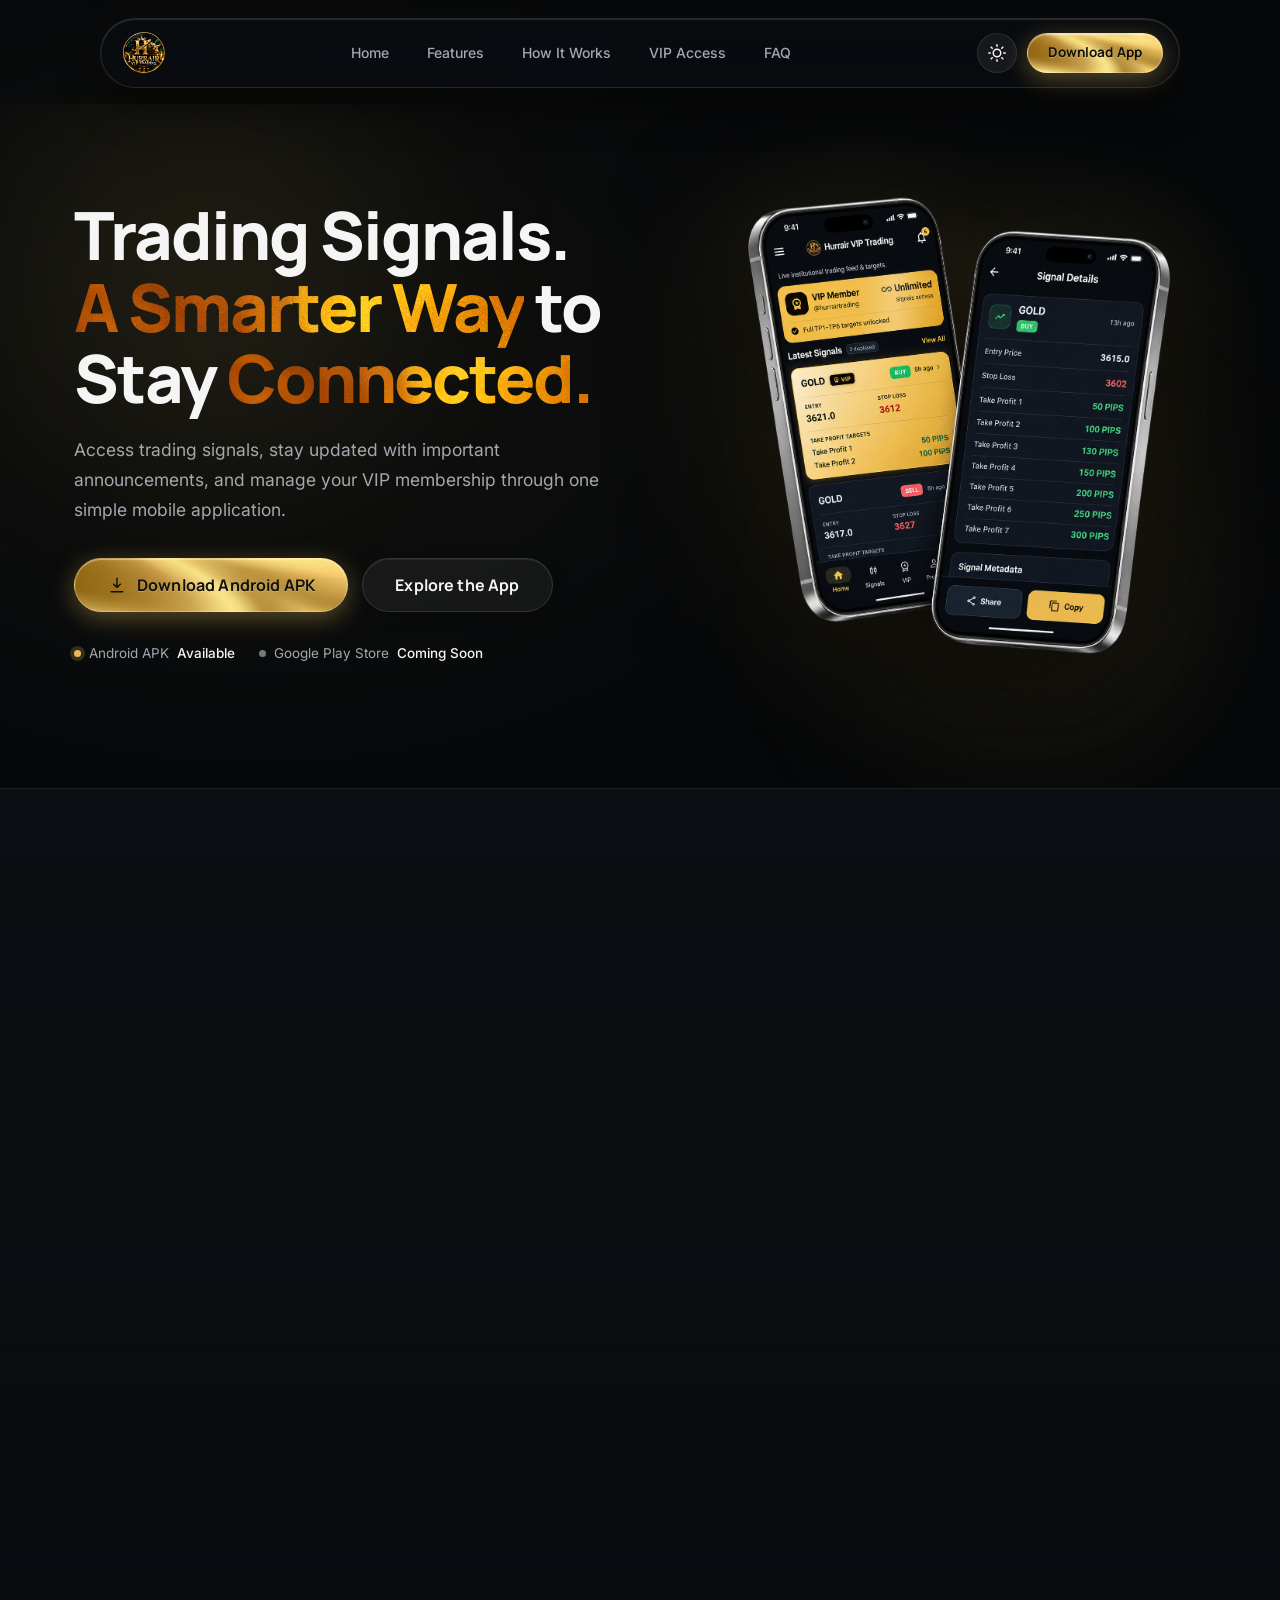
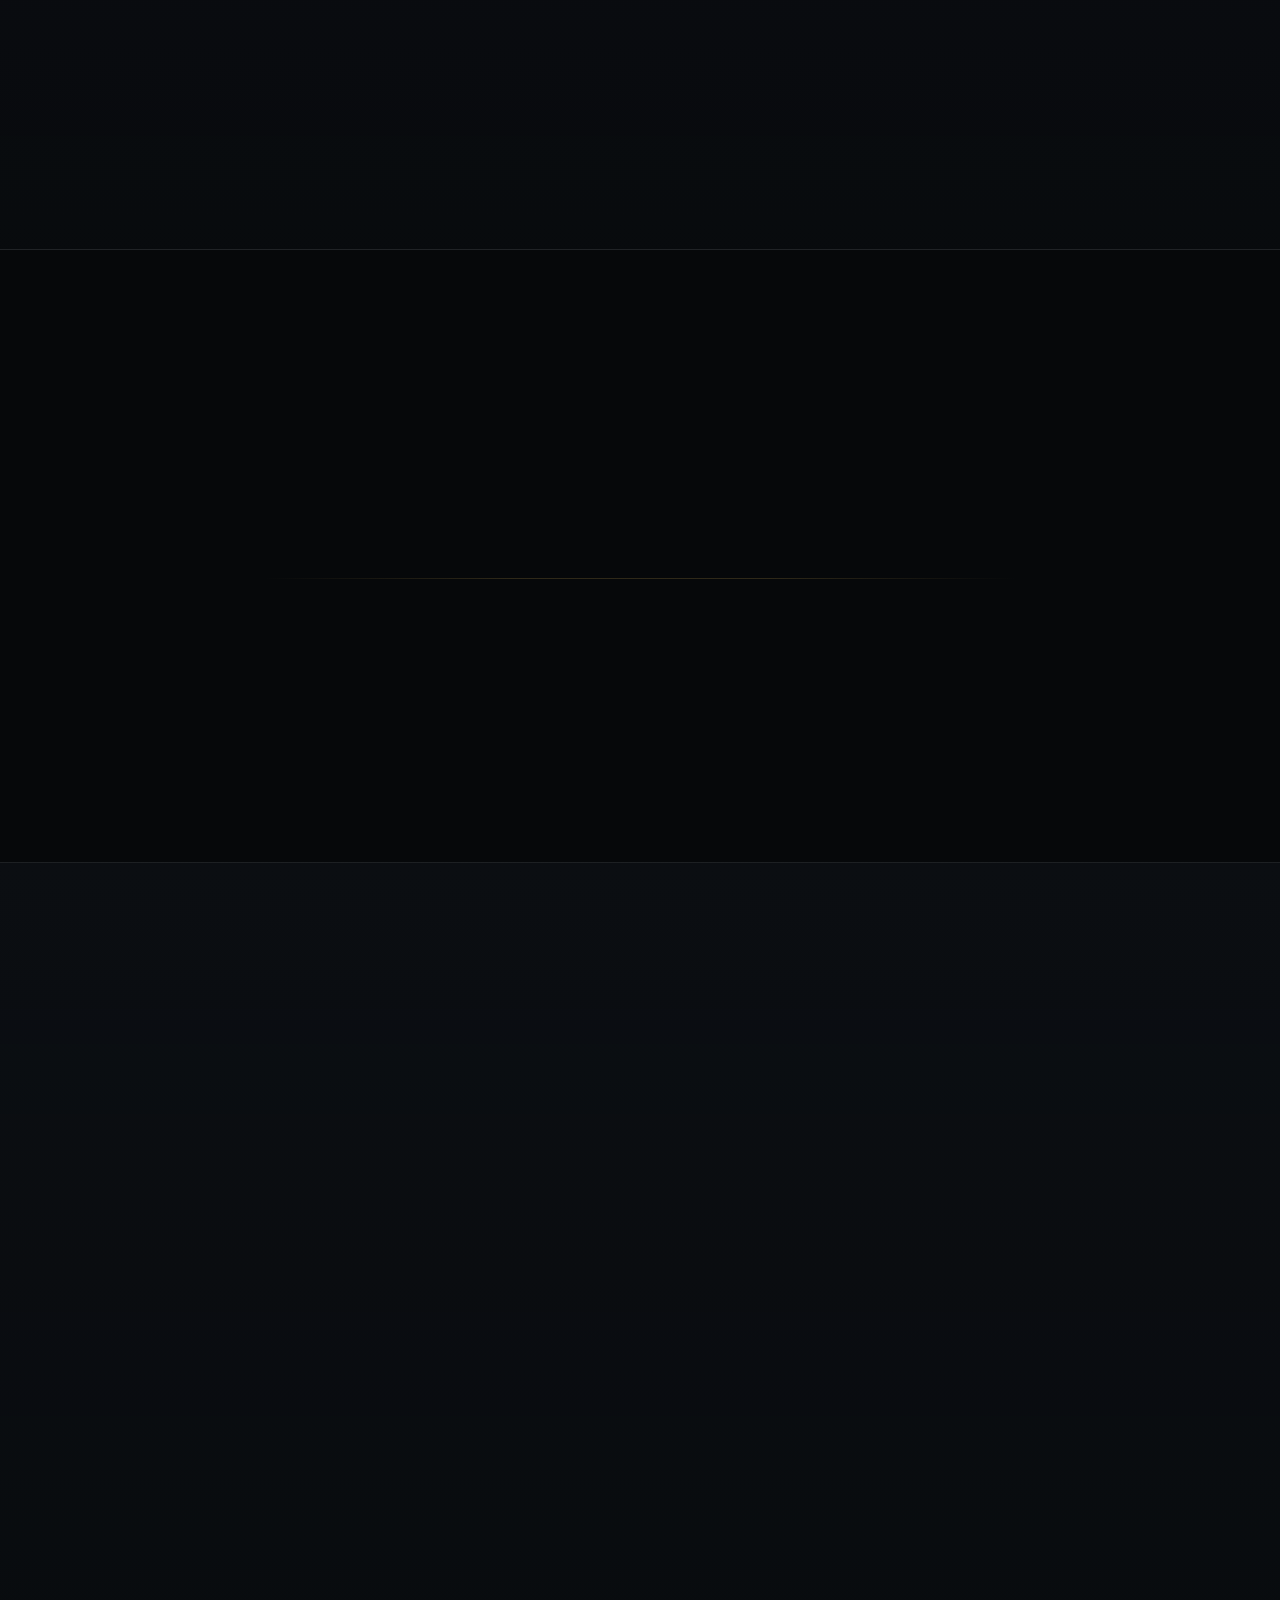
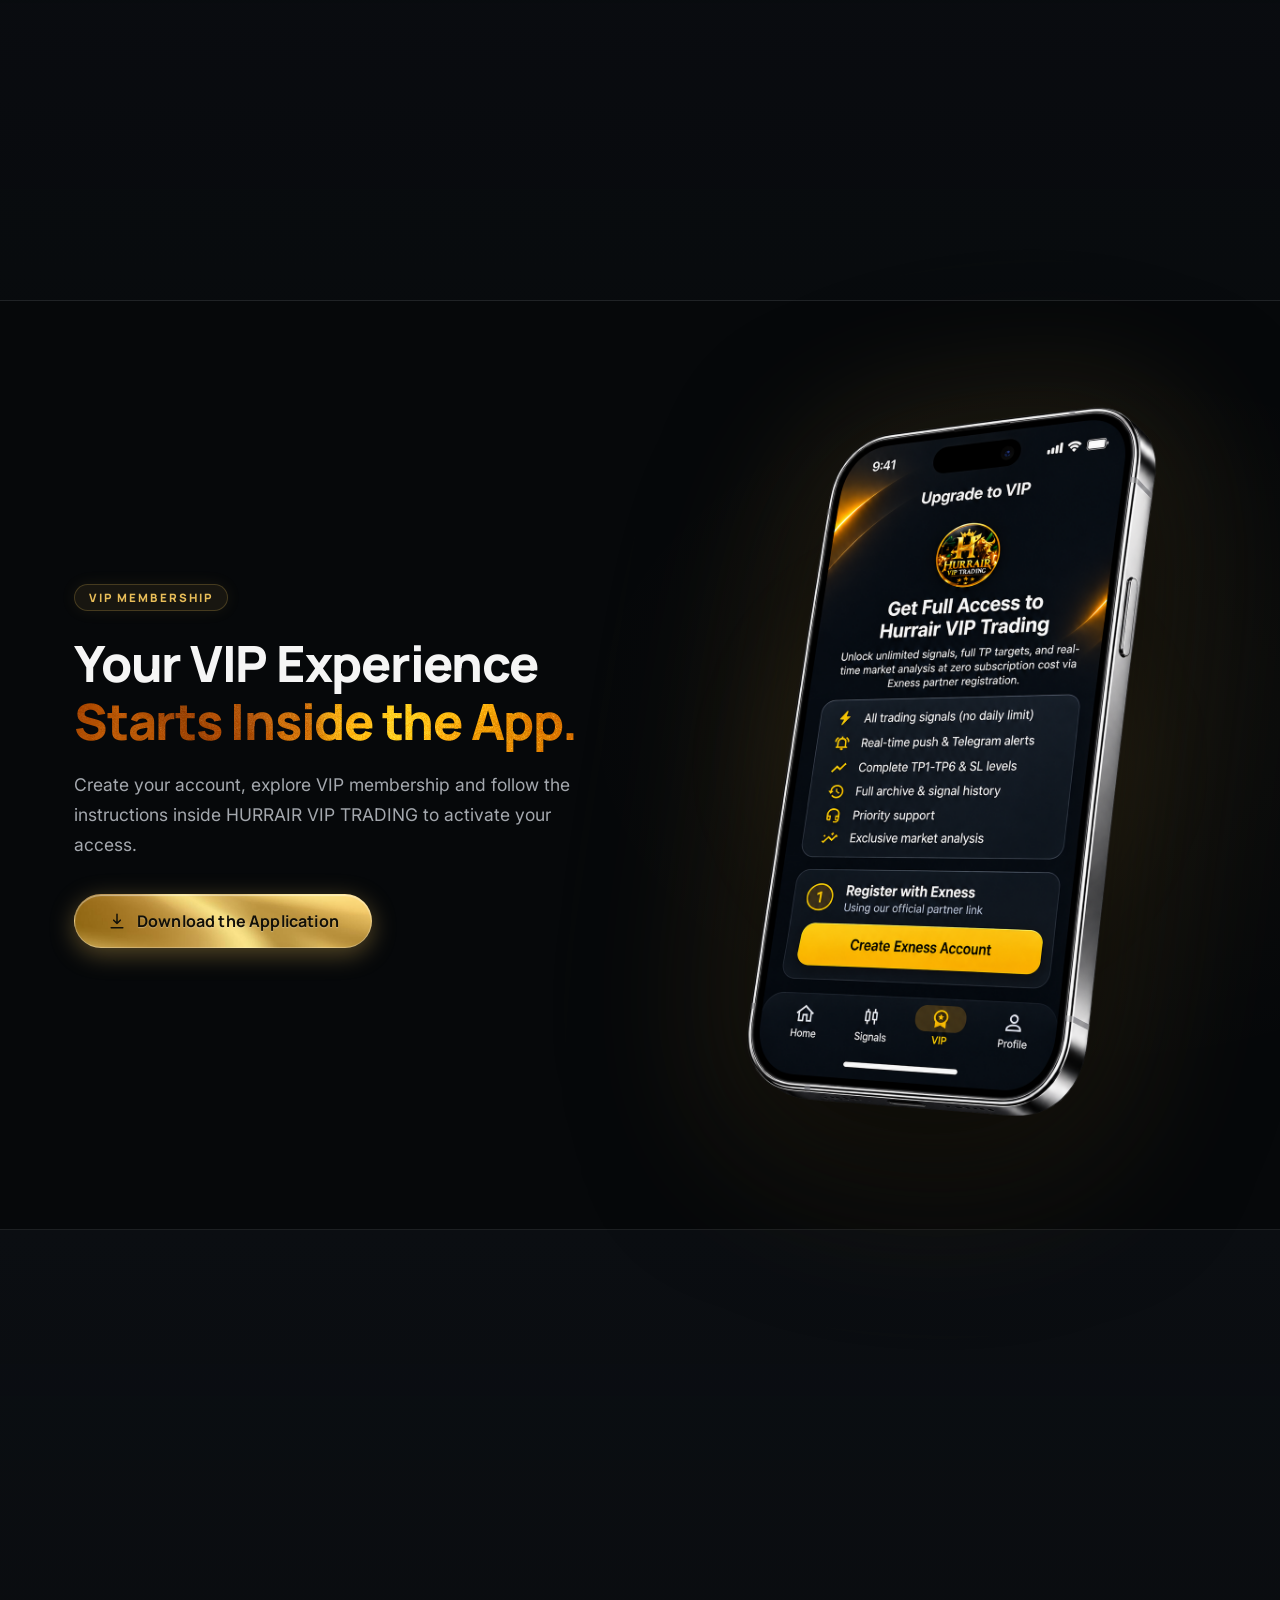
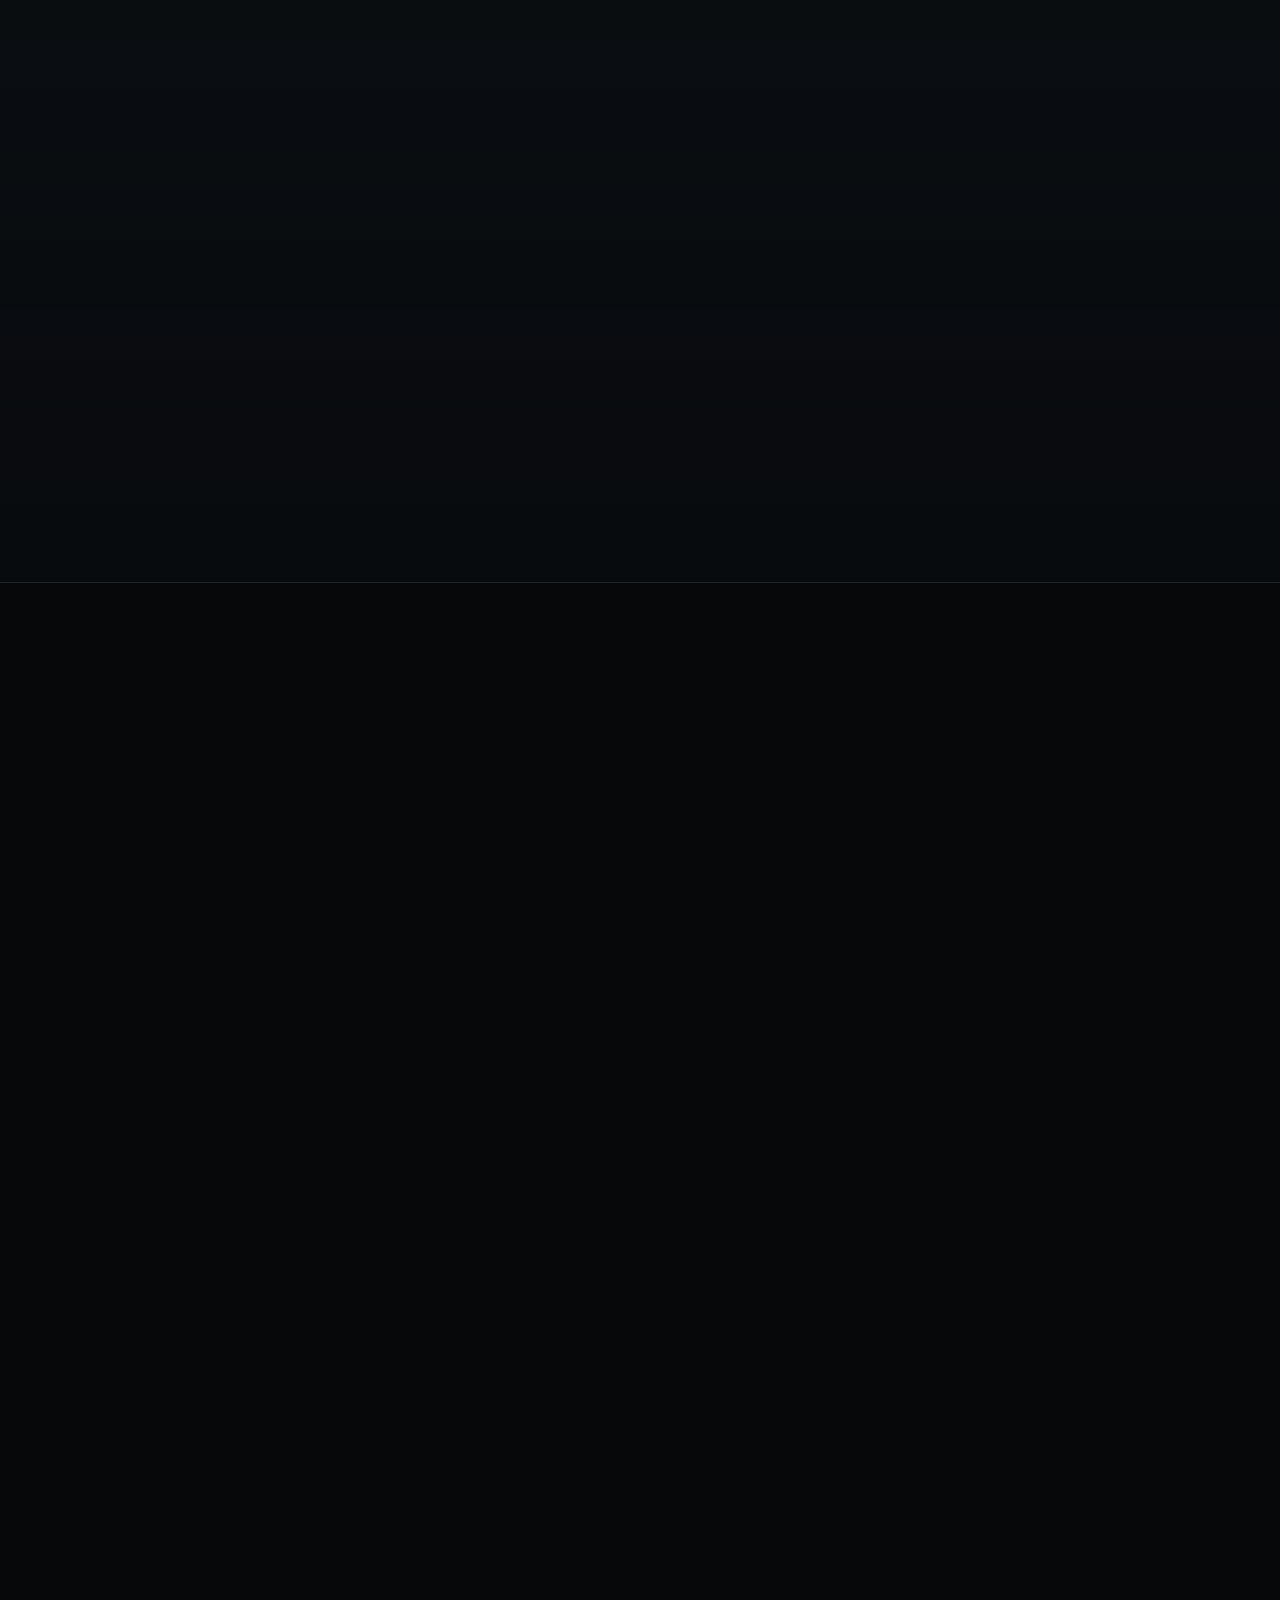
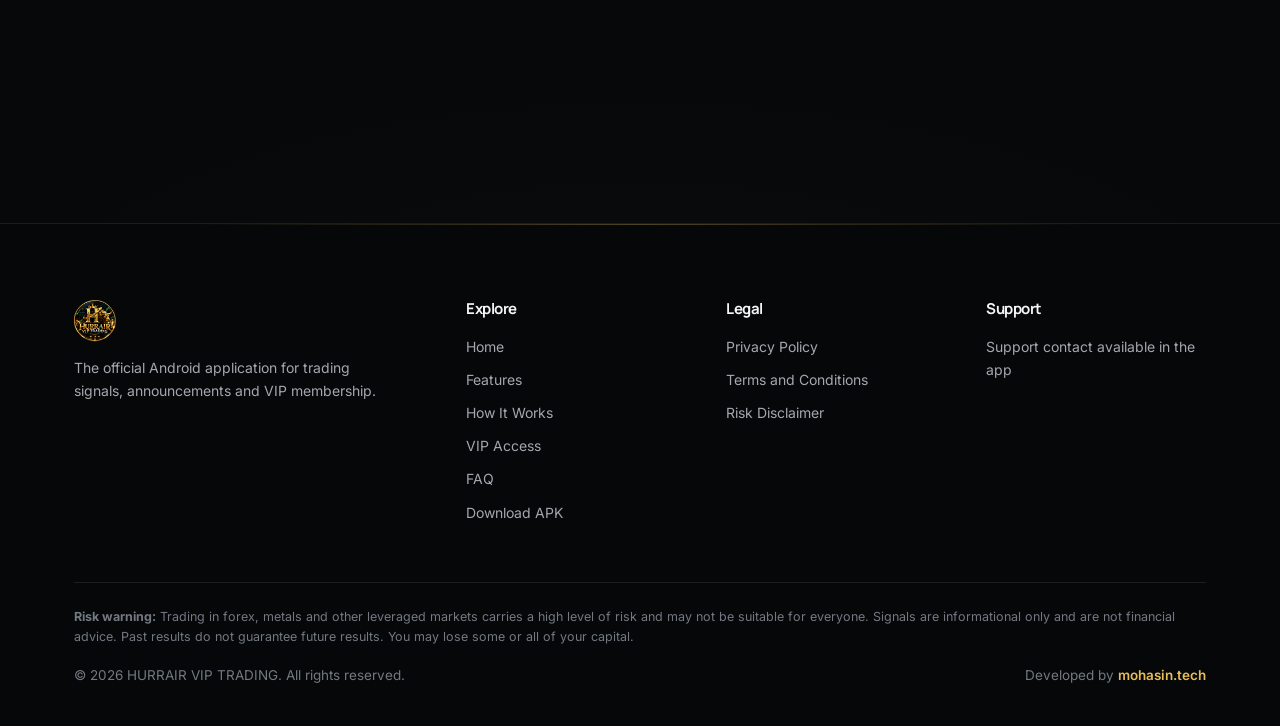
<file: index.html>
<!DOCTYPE html>
<html lang="en">
<head>
<meta charset="utf-8">
<meta name="viewport" content="width=device-width, initial-scale=1">
<title>Hurrair VIP Trading | Official Trading Signals App</title>
<meta name="description" content="Download the official Hurrair VIP Trading Android app. Explore trading signals, register your account and access VIP membership directly inside the application.">
<meta name="robots" content="index, follow, max-image-preview:large, max-snippet:-1, max-video-preview:-1">
<meta name="theme-color" content="#06080A">
<link rel="canonical" href="https://mohasin-nawaz091.github.io/hurrair-vip-trading/">
<link rel="icon" href="assets/logo.PNG" type="image/png">
<link rel="shortcut icon" href="assets/logo.PNG" type="image/png">
<link rel="apple-touch-icon" href="assets/logo.PNG">

<!-- Open Graph / Facebook / WhatsApp / Telegram -->
<meta property="og:type" content="website">
<meta property="og:site_name" content="Hurrair VIP Trading">
<meta property="og:title" content="Hurrair VIP Trading | Official Trading Signals App">
<meta property="og:description" content="Download the official Hurrair VIP Trading Android app. Explore trading signals, register your account and access VIP membership directly inside the application.">
<meta property="og:url" content="https://mohasin-nawaz091.github.io/hurrair-vip-trading/">
<meta property="og:image" content="https://mohasin-nawaz091.github.io/hurrair-vip-trading/assets/og-image.png">
<meta property="og:image:width" content="1200">
<meta property="og:image:height" content="630">
<meta property="og:image:alt" content="Hurrair VIP Trading Official Android Application Preview">
<meta property="og:locale" content="en_US">

<!-- Twitter / X -->
<meta name="twitter:card" content="summary_large_image">
<meta name="twitter:title" content="Hurrair VIP Trading | Official Trading Signals App">
<meta name="twitter:description" content="Download the official Hurrair VIP Trading Android app. Explore trading signals, register your account and access VIP membership directly inside the application.">
<meta name="twitter:image" content="https://mohasin-nawaz091.github.io/hurrair-vip-trading/assets/og-image.png">

<!-- Fonts & Stylesheet -->
<link rel="preconnect" href="https://fonts.googleapis.com">
<link rel="preconnect" href="https://fonts.gstatic.com" crossorigin>
<link href="https://fonts.googleapis.com/css2?family=Inter:wght@400;500;600&family=Manrope:wght@600;700;800&display=swap" rel="stylesheet">
<link rel="stylesheet" href="assets/css/style.css">

<!-- Theme Bootstrap (Zero-Flicker) -->
<script>(function(){var t=localStorage.getItem('hurrair-theme');if(t==='light')document.documentElement.setAttribute('data-theme','light');else document.documentElement.removeAttribute('data-theme');})();</script>

<!-- Structured Data (JSON-LD) -->
<script type="application/ld+json">
[
  {
    "@context": "https://schema.org",
    "@type": "Organization",
    "@id": "https://mohasin-nawaz091.github.io/hurrair-vip-trading/#organization",
    "name": "Hurrair VIP Trading",
    "url": "https://mohasin-nawaz091.github.io/hurrair-vip-trading/",
    "logo": {
      "@type": "ImageObject",
      "url": "https://mohasin-nawaz091.github.io/hurrair-vip-trading/assets/logo.PNG"
    }
  },
  {
    "@context": "https://schema.org",
    "@type": "WebSite",
    "@id": "https://mohasin-nawaz091.github.io/hurrair-vip-trading/#website",
    "name": "Hurrair VIP Trading",
    "url": "https://mohasin-nawaz091.github.io/hurrair-vip-trading/",
    "publisher": {
      "@id": "https://mohasin-nawaz091.github.io/hurrair-vip-trading/#organization"
    }
  },
  {
    "@context": "https://schema.org",
    "@type": "WebPage",
    "@id": "https://mohasin-nawaz091.github.io/hurrair-vip-trading/#webpage",
    "url": "https://mohasin-nawaz091.github.io/hurrair-vip-trading/",
    "name": "Hurrair VIP Trading | Official Trading Signals App",
    "description": "Download the official Hurrair VIP Trading Android app. Explore trading signals, register your account and access VIP membership directly inside the application.",
    "isPartOf": {
      "@id": "https://mohasin-nawaz091.github.io/hurrair-vip-trading/#website"
    },
    "about": {
      "@id": "https://mohasin-nawaz091.github.io/hurrair-vip-trading/#organization"
    }
  },
  {
    "@context": "https://schema.org",
    "@type": "SoftwareApplication",
    "@id": "https://mohasin-nawaz091.github.io/hurrair-vip-trading/#application",
    "name": "Hurrair VIP Trading",
    "operatingSystem": "Android 8.0+",
    "applicationCategory": "FinanceApplication",
    "softwareVersion": "1.0.0",
    "fileSize": "76.2MB",
    "downloadUrl": "https://mohasin-nawaz091.github.io/hurrair-vip-trading/apk/hurrair-vip-trading.apk",
    "offers": {
      "@type": "Offer",
      "price": "0",
      "priceCurrency": "USD"
    }
  },
  {
    "@context": "https://schema.org",
    "@type": "FAQPage",
    "mainEntity": [
      {
        "@type": "Question",
        "name": "What is Hurrair VIP Trading?",
        "acceptedAnswer": {
          "@type": "Answer",
          "text": "Hurrair VIP Trading is an official mobile application providing real-time trading signals, take profit and stop loss targets (TP1–TP6), administrative announcements, and VIP membership access for forex and metals traders. It is an informational signals tool, not a broker or financial advisor."
        }
      },
      {
        "@type": "Question",
        "name": "How can I download the Hurrair Android application?",
        "acceptedAnswer": {
          "@type": "Answer",
          "text": "You can download the official release APK directly from our verified website. Tap the 'Download APK' button, save the file to your Android smartphone, and follow the standard installation instructions."
        }
      },
      {
        "@type": "Question",
        "name": "Is Hurrair available on Google Play?",
        "acceptedAnswer": {
          "@type": "Answer",
          "text": "The Google Play Store listing is currently in preparation. Once officially published, the direct store link will be provided here. Until then, the direct Android APK on this website is the official, verified installation method."
        }
      },
      {
        "@type": "Question",
        "name": "How do I register an account?",
        "acceptedAnswer": {
          "@type": "Answer",
          "text": "After installing the Android application, open Hurrair VIP Trading on your phone, tap 'Register', enter your registration details, and create your account to access your dashboard and signal feed."
        }
      },
      {
        "@type": "Question",
        "name": "How many signals can free users access?",
        "acceptedAnswer": {
          "@type": "Answer",
          "text": "Free accounts have access to two trading signals per day, full application navigation, and all public administrative announcements."
        }
      },
      {
        "@type": "Question",
        "name": "How can I activate VIP membership?",
        "acceptedAnswer": {
          "@type": "Answer",
          "text": "VIP membership is activated directly inside the mobile application. Navigate to the Membership section in the app, review the VIP features, and complete the activation process shown there."
        }
      },
      {
        "@type": "Question",
        "name": "Is VIP activation available inside the application?",
        "acceptedAnswer": {
          "@type": "Answer",
          "text": "Yes. VIP membership activation is exclusively handled inside the Android application. The website is an informational portal and does not process direct payments."
        }
      },
      {
        "@type": "Question",
        "name": "How do I install an APK on Android?",
        "acceptedAnswer": {
          "@type": "Answer",
          "text": "Download the APK file from our website, tap the downloaded file from your notifications or Downloads folder, grant installation permission for your browser if prompted, tap 'Install', and launch the application."
        }
      },
      {
        "@type": "Question",
        "name": "How can I contact Hurrair support?",
        "acceptedAnswer": {
          "@type": "Answer",
          "text": "You can reach customer support directly through the in-app support center inside the mobile application, or through the official support email listed in our website footer."
        }
      }
    ]
  }
]
</script>
</head>
<body>
<a class="skip" href="#main">Skip to content</a>

<!-- FLOATING GLASS NAVIGATION -->
<div class="nav-wrap">
  <header class="nav">
    <div class="nav-in">
      <!-- Brand -->
      <a class="brand" href="./" aria-label="Hurrair VIP Trading home">
        <img src="assets/logo.PNG" alt="Hurrair VIP Trading Official Logo" class="brand-logo" width="160" height="42">
      </a>
      <!-- Center links -->
      <nav id="menu" aria-label="Primary">
        <a href="./">Home</a>
        <a href="#features">Features</a>
        <a href="#how-it-works">How It Works</a>
        <a href="#vip-access">VIP Access</a>
        <a href="#faq">FAQ</a>
        <a class="btn btn-gold mob-only" href="download/">Download App</a>
      </nav>
      <!-- Right Actions: Theme Toggle & CTA -->
      <div class="nav-actions">
        <button class="theme-toggle" id="theme-toggle" aria-label="Toggle light or dark theme" title="Toggle theme">
          <svg class="sun-icon" viewBox="0 0 24 24"><circle cx="12" cy="12" r="5"/><path d="M12 1v2M12 21v2M4.22 4.22l1.42 1.42M18.36 18.36l1.42 1.42M1 12h2M21 12h2M4.22 19.78l1.42-1.42M18.36 5.64l1.42-1.42"/></svg>
          <svg class="moon-icon" viewBox="0 0 24 24"><path d="M21 12.79A9 9 0 1 1 11.21 3 7 7 0 0 0 21 12.79z"/></svg>
        </button>
        <div class="nav-cta desk-only">
          <a class="btn btn-gold" href="download/">Download App</a>
        </div>
        <button class="burger" id="burger" aria-label="Open menu" aria-expanded="false" aria-controls="menu">
          <i></i><i></i>
        </button>
      </div>
    </div>
  </header>
</div>

<main id="main">

<!-- ═══════════════════════════════════════════════
     HERO
════════════════════════════════════════════════ -->
<section class="hero">
  <div class="wrap hero-grid">

    <!-- LEFT: Copy -->
    <div class="hero-copy reveal in">
      <h1>Trading Signals.<br><em>A Smarter Way</em> to Stay <em>Connected.</em></h1>
      <p class="lead">Access trading signals, stay updated with important announcements, and manage your VIP membership through one simple mobile application.</p>
      <div class="cta">
        <a class="btn btn-gold lg" data-apk href="apk/hurrair-vip-trading.apk" download="Hurrair-VIP-Trading.apk">
          <span class="ico"><svg viewBox="0 0 24 24"><path d="M12 4v11m0 0l-4-4m4 4l4-4M5 20h14"/></svg></span>
          Download Android APK
        </a>
        <a class="btn btn-ghost lg" href="#features">Explore the App</a>
      </div>
      <ul class="avail">
        <li><i class="dot on"></i>Android APK <span>Available</span></li>
        <li><i class="dot"></i>Google Play Store <span>Coming Soon</span></li>
      </ul>
    </div>

    <!-- RIGHT: App mockup image -->
    <div class="hero-art reveal in" aria-label="HURRAIR VIP TRADING app preview">
      <div class="glow"></div>
      <img
        src="assets/VIP Trading App Smartphone Mockup.png"
        alt="Hurrair VIP Trading Android Application Dashboard and Signal Feed Interface"
        class="hero-mockup-img"
        width="520"
        height="600"
        fetchpriority="high"
        decoding="async"
      >
    </div><!-- /hero-art -->
  </div><!-- /hero-grid -->
</section>

<!-- ═══════════════════════════════════════════════
     FEATURES — GLASS BENTO
════════════════════════════════════════════════ -->
<section id="features" class="sec alt">
  <div class="wrap">
    <div class="head reveal">
      <span class="eyebrow">FEATURES</span>
      <h2>Everything You Need. <em>One Application.</em></h2>
      <p class="lead muted">Four powerful pillars, designed to keep you informed and in control.</p>
    </div>
    <div class="bento">

      <!-- Trading Signals — wide -->
      <article class="card b-a reveal">
        <span class="ico">
          <svg viewBox="0 0 24 24"><path d="M3 17l5-5 4 3 8-9M15 6h5v5"/></svg>
        </span>
        <h3>Trading Signals</h3>
        <p>Access available trading signals directly through the application, delivered in real time.</p>
        <div class="mini-sig">
          <div><b>XAU/USD</b><em class="buy">BUY</em></div>
          <div><b>GOLD</b><em class="buy">BUY</em></div>
          <div><b>GBP/JPY</b><em class="buy">BUY</em></div>
        </div>
      </article>

      <!-- Signal Feed — narrow -->
      <article class="card b-b reveal">
        <span class="ico">
          <svg viewBox="0 0 24 24"><path d="M4 6h16M4 12h16M4 18h10"/></svg>
        </span>
        <h3>Signal Feed</h3>
        <p>Follow and review trading signal information in one clean, organised feed.</p>
      </article>

      <!-- Announcements -->
      <article class="card b-c reveal">
        <span class="ico">
          <svg viewBox="0 0 24 24"><path d="M4 10v4h3l6 4V6L7 10H4zM17 9a4 4 0 010 6"/></svg>
        </span>
        <h3>Announcements</h3>
        <p>Receive important announcements from the administration instantly.</p>
        <div class="wave" aria-hidden="true">
          <i style="height:30%"></i><i style="height:60%"></i><i style="height:40%"></i>
          <i style="height:85%"></i><i style="height:50%"></i><i style="height:70%"></i>
          <i style="height:35%"></i><i style="height:90%"></i><i style="height:45%"></i>
          <i style="height:65%"></i><i style="height:30%"></i><i style="height:55%"></i>
          <i style="height:40%"></i><i style="height:75%"></i><i style="height:35%"></i>
        </div>
      </article>

      <!-- VIP Membership — gold -->
      <article class="card b-d gold reveal">
        <span class="ico">
          <svg viewBox="0 0 24 24"><path d="M3 8l4 4 5-7 5 7 4-4-2 11H5L3 8z"/></svg>
        </span>
        <h3>VIP Membership</h3>
        <p>Explore and activate VIP membership from inside the application to unlock the full experience.</p>
      </article>

    </div><!-- /bento -->
  </div>
</section>

<!-- ═══════════════════════════════════════════════
     HOW IT WORKS
════════════════════════════════════════════════ -->
<section id="how-it-works" class="sec">
  <div class="wrap">
    <div class="head reveal">
      <span class="eyebrow">HOW IT WORKS</span>
      <h2>Get Started in <em>Three Simple Steps.</em></h2>
    </div>
    <ol class="steps">
      <li class="reveal">
        <span class="num">01</span>
        <h3>Download the Application</h3>
        <p>Download the official Android APK directly from this website.</p>
      </li>
      <li class="reveal">
        <span class="num">02</span>
        <h3>Create Your Account</h3>
        <p>Register using your details inside the app and access your account.</p>
      </li>
      <li class="reveal">
        <span class="num">03</span>
        <h3>Activate VIP Access</h3>
        <p>Explore VIP membership and follow the activation process inside the application.</p>
      </li>
    </ol>
  </div>
</section>

<!-- ═══════════════════════════════════════════════
     VIP ACCESS — MEMBERSHIP COMPARISON
════════════════════════════════════════════════ -->
<section id="vip-access" class="sec alt">
  <div class="wrap">
    <div class="head reveal">
      <span class="eyebrow">ACCESS</span>
      <h2>Choose Your <em>Access.</em></h2>
    </div>
    <div class="plans">

      <!-- Free -->
      <article class="card plan reveal">
        <h3>Free Access</h3>
        <ul>
          <li>
            <svg viewBox="0 0 24 24"><path d="M5 12l4 4 10-10"/></svg>
            <div>
              <strong>Two Signals Per Day</strong>
              <span class="plan-desc">Standard daily trading signals</span>
            </div>
          </li>
          <li>
            <svg viewBox="0 0 24 24"><path d="M5 12l4 4 10-10"/></svg>
            <div>
              <strong>Access to the Application</strong>
              <span class="plan-desc">Live signal feed & dashboard access</span>
            </div>
          </li>
          <li>
            <svg viewBox="0 0 24 24"><path d="M5 12l4 4 10-10"/></svg>
            <div>
              <strong>Important Announcements</strong>
              <span class="plan-desc">Public updates & administrative notices</span>
            </div>
          </li>
        </ul>
      </article>

      <!-- VIP -->
      <article class="card plan vip reveal">
        <span class="tag">VIP</span>
        <h3>VIP Access</h3>
        <ul>
          <li>
            <svg viewBox="0 0 24 24"><path d="M5 12l4 4 10-10"/></svg>
            <div>
              <strong>Unlimited Trading Signals</strong>
              <span class="plan-desc">Access all trading signals with no daily limit.</span>
            </div>
          </li>
          <li>
            <svg viewBox="0 0 24 24"><path d="M5 12l4 4 10-10"/></svg>
            <div>
              <strong>Real-Time Alerts</strong>
              <span class="plan-desc">Instant push notifications and Telegram alerts.</span>
            </div>
          </li>
          <li>
            <svg viewBox="0 0 24 24"><path d="M5 12l4 4 10-10"/></svg>
            <div>
              <strong>Complete TP1–TP6 &amp; SL Levels</strong>
              <span class="plan-desc">Full Take Profit targets (TP1–TP6) and Stop Loss levels.</span>
            </div>
          </li>
          <li>
            <svg viewBox="0 0 24 24"><path d="M5 12l4 4 10-10"/></svg>
            <div>
              <strong>Full Signal Archive &amp; History</strong>
              <span class="plan-desc">Access previous signals and their history.</span>
            </div>
          </li>
          <li>
            <svg viewBox="0 0 24 24"><path d="M5 12l4 4 10-10"/></svg>
            <div>
              <strong>Priority Support</strong>
              <span class="plan-desc">Get priority assistance and support.</span>
            </div>
          </li>
          <li>
            <svg viewBox="0 0 24 24"><path d="M5 12l4 4 10-10"/></svg>
            <div>
              <strong>Exclusive Market Analysis</strong>
              <span class="plan-desc">Access exclusive trading and market analysis.</span>
            </div>
          </li>
        </ul>
      </article>

    </div>
    <p class="center muted note reveal">VIP membership is activated inside the mobile application.</p>
    <div class="center reveal">
      <a class="btn btn-gold" href="#vip-showcase">Explore VIP Access</a>
    </div>
  </div>
</section>

<!-- ═══════════════════════════════════════════════
     VIP SHOWCASE
════════════════════════════════════════════════ -->
<section id="vip-showcase" class="sec">
  <div class="wrap split">

    <!-- Left copy -->
    <div class="reveal">
      <span class="eyebrow">VIP MEMBERSHIP</span>
      <h2>Your VIP Experience <em>Starts Inside the App.</em></h2>
      <p class="lead">Create your account, explore VIP membership and follow the instructions inside HURRAIR VIP TRADING to activate your access.</p>
      <a class="btn btn-gold lg" data-apk href="apk/hurrair-vip-trading.apk" download="Hurrair-VIP-Trading.apk">
        <span class="ico"><svg viewBox="0 0 24 24"><path d="M12 4v11m0 0l-4-4m4 4l4-4M5 20h14"/></svg></span>
        Download the Application
      </a>
    </div>

    <!-- Right mockup image -->
    <div class="solo reveal">
      <div class="glow"></div>
      <img
        src="assets/Right-Tilted VIP Trading iPhone Mockup.png"
        alt="Hurrair VIP Trading Mobile Application VIP Membership Screen"
        class="vip-mockup-img"
        width="480"
        height="580"
        loading="lazy"
        decoding="async"
      >
    </div>

  </div>
</section>

<!-- ═══════════════════════════════════════════════
     DOWNLOAD
════════════════════════════════════════════════ -->
<section id="download" class="sec alt">
  <div class="wrap">
    <div class="head reveal">
      <span class="eyebrow">DOWNLOAD</span>
      <h2>Start Trading Smarter with <em>Hurrair VIP Trading</em>.</h2>
      <p class="lead">Download HURRAIR VIP TRADING and access your trading signals through one convenient application.</p>
    </div>
    <div class="dl-grid reveal">
      <div class="dl-card main">
        <span class="status ok">AVAILABLE</span>
        <h3>Direct Android APK</h3>
        <p>Download the official release APK straight from our verified HTTPS servers.</p>
        <ul class="meta" data-apk-meta>
          <li><span>Version</span><b>1.0.0</b></li>
          <li><span>File Size</span><b>76.2 MB</b></li>
          <li><span>Last Updated</span><b>November 2026</b></li>
          <li><span>Requirements</span><b>Android 8.0+ (Oreo or later)</b></li>
        </ul>
        <div class="dl-actions">
          <a class="btn btn-gold" data-apk href="apk/hurrair-vip-trading.apk" download="Hurrair-VIP-Trading.apk">
            <span class="ico"><svg viewBox="0 0 24 24"><path d="M12 4v11m0 0l-4-4m4 4l4-4M5 20h14"/></svg></span>
            Download APK (v1.0.0)
          </a>
          <a class="dl-inst-link" href="download/">Installation instructions &rarr;</a>
        </div>
      </div>
      <div class="dl-card soon">
        <span class="status soon-pill">COMING SOON</span>
        <h3>Google Play Store</h3>
        <p>Google Play Store availability is currently in preparation. Once officially published, the direct store link will be available here.</p>
        <ul class="meta">
          <li><span>Google Play Listing</span><b>Review &amp; publishing in progress</b></li>
        </ul>
        <div class="dl-notice-box">
          <p>Until the Play Store release is live, the direct Android APK above is the official, verified method to install HURRAIR VIP TRADING.</p>
        </div>
        <div class="dl-actions">
          <span class="btn btn-ghost disabled">
            <span class="ico-play"><svg viewBox="0 0 24 24"><path d="M5 3l14 9-14 9V3z"/></svg></span>
            Coming Soon on Google Play
          </span>
        </div>
      </div>
    </div>
  </div>
</section>

<!-- ═══════════════════════════════════════════════
     FAQ SECTION (AT VERY END)
════════════════════════════════════════════════ -->
<section id="faq" class="sec">
  <div class="wrap">
    <div class="head reveal">
      <span class="eyebrow">FREQUENTLY ASKED QUESTIONS</span>
      <h2>Common Questions. <em>Clear Answers.</em></h2>
      <p class="lead muted">Find everything you need to know about the Hurrair VIP Trading application, signals, and membership.</p>
    </div>

    <div class="faq-list reveal">
      <details class="faq-item">
        <summary>
          <span>What is Hurrair VIP Trading?</span>
          <span class="faq-icon" aria-hidden="true"><svg viewBox="0 0 24 24"><path d="M6 9l6 6 6-6"/></svg></span>
        </summary>
        <div class="faq-content">
          <p>Hurrair VIP Trading is an official mobile application providing real-time trading signals, take profit and stop loss targets (TP1–TP6), administrative announcements, and VIP membership access for forex and metals traders. It is an informational signals tool, not a broker or financial advisor.</p>
        </div>
      </details>

      <details class="faq-item">
        <summary>
          <span>How can I download the Hurrair Android application?</span>
          <span class="faq-icon" aria-hidden="true"><svg viewBox="0 0 24 24"><path d="M6 9l6 6 6-6"/></svg></span>
        </summary>
        <div class="faq-content">
          <p>You can download the official release APK directly from our verified website. Tap the "Download APK" button, save the file to your Android smartphone, and follow our simple step-by-step installation instructions.</p>
        </div>
      </details>

      <details class="faq-item">
        <summary>
          <span>Is Hurrair available on Google Play?</span>
          <span class="faq-icon" aria-hidden="true"><svg viewBox="0 0 24 24"><path d="M6 9l6 6 6-6"/></svg></span>
        </summary>
        <div class="faq-content">
          <p>The Google Play Store listing is currently in preparation and will be published once officially approved. Until then, the direct Android APK on this website is the official, verified installation method.</p>
        </div>
      </details>

      <details class="faq-item">
        <summary>
          <span>How do I register an account?</span>
          <span class="faq-icon" aria-hidden="true"><svg viewBox="0 0 24 24"><path d="M6 9l6 6 6-6"/></svg></span>
        </summary>
        <div class="faq-content">
          <p>After installing the Android application, open Hurrair VIP Trading on your phone, tap "Register", enter your registration details, and create your account to access your dashboard and signal feed.</p>
        </div>
      </details>

      <details class="faq-item">
        <summary>
          <span>How many signals can free users access?</span>
          <span class="faq-icon" aria-hidden="true"><svg viewBox="0 0 24 24"><path d="M6 9l6 6 6-6"/></svg></span>
        </summary>
        <div class="faq-content">
          <p>Free accounts have access to two trading signals per day, full application navigation, and all public administrative announcements.</p>
        </div>
      </details>

      <details class="faq-item">
        <summary>
          <span>How can I activate VIP membership?</span>
          <span class="faq-icon" aria-hidden="true"><svg viewBox="0 0 24 24"><path d="M6 9l6 6 6-6"/></svg></span>
        </summary>
        <div class="faq-content">
          <p>VIP membership is activated directly inside the mobile application. Navigate to the Membership section in the app, review the VIP features, and complete the activation process shown there.</p>
        </div>
      </details>

      <details class="faq-item">
        <summary>
          <span>Is VIP activation available inside the application?</span>
          <span class="faq-icon" aria-hidden="true"><svg viewBox="0 0 24 24"><path d="M6 9l6 6 6-6"/></svg></span>
        </summary>
        <div class="faq-content">
          <p>Yes. VIP membership activation is exclusively handled inside the Android application. The website is an informational portal and does not process direct payments or online checkout.</p>
        </div>
      </details>

      <details class="faq-item">
        <summary>
          <span>How do I install an APK on Android?</span>
          <span class="faq-icon" aria-hidden="true"><svg viewBox="0 0 24 24"><path d="M6 9l6 6 6-6"/></svg></span>
        </summary>
        <div class="faq-content">
          <p>Download the APK file from our website, tap the downloaded file from your notifications or Downloads folder, grant installation permission for your browser or file manager if prompted by Android, tap "Install", and launch the application.</p>
        </div>
      </details>

      <details class="faq-item">
        <summary>
          <span>How can I contact Hurrair support?</span>
          <span class="faq-icon" aria-hidden="true"><svg viewBox="0 0 24 24"><path d="M6 9l6 6 6-6"/></svg></span>
        </summary>
        <div class="faq-content">
          <p>You can reach customer support directly through the in-app support center inside the mobile application, or through the official support email listed in our website footer.</p>
        </div>
      </details>
    </div>
  </div>
</section>

</main>

<!-- FOOTER -->
<footer class="foot">
  <div class="wrap foot-grid">
    <div>
      <a class="brand" href="./" aria-label="Hurrair VIP Trading home">
        <img src="assets/logo.PNG" alt="Hurrair VIP Trading Official Logo" class="brand-logo" width="160" height="42">
      </a>
      <p class="muted">The official Android application for trading signals, announcements and VIP membership.</p>
    </div>
    <div>
      <h4>Explore</h4>
      <a href="./">Home</a>
      <a href="#features">Features</a>
      <a href="#how-it-works">How It Works</a>
      <a href="#vip-access">VIP Access</a>
      <a href="#faq">FAQ</a>
      <a href="download/">Download APK</a>
    </div>
    <div>
      <h4>Legal</h4>
      <a href="privacy-policy/">Privacy Policy</a>
      <a href="terms/">Terms and Conditions</a>
      <a href="risk-disclaimer/">Risk Disclaimer</a>
    </div>
    <div>
      <h4>Support</h4>
      <a data-support-link href="#">Contact support</a>
    </div>
  </div>
  <div class="wrap">
    <p class="risk"><b>Risk warning:</b> Trading in forex, metals and other leveraged markets carries a high level of risk and may not be suitable for everyone. Signals are informational only and are not financial advice. Past results do not guarantee future results. You may lose some or all of your capital.</p>
    <div class="foot-bottom">
      <p class="muted small">&copy; <span id="yr">2026</span> HURRAIR VIP TRADING. All rights reserved.</p>
      <p class="muted small">Developed by <a href="https://mohasin.tech/" target="_blank" rel="noopener noreferrer" class="dev-link">mohasin.tech</a></p>
    </div>
  </div>
</footer>

<script src="assets/js/config.js"></script>
<script src="assets/js/main.js"></script>
</body>
</html>
</file>
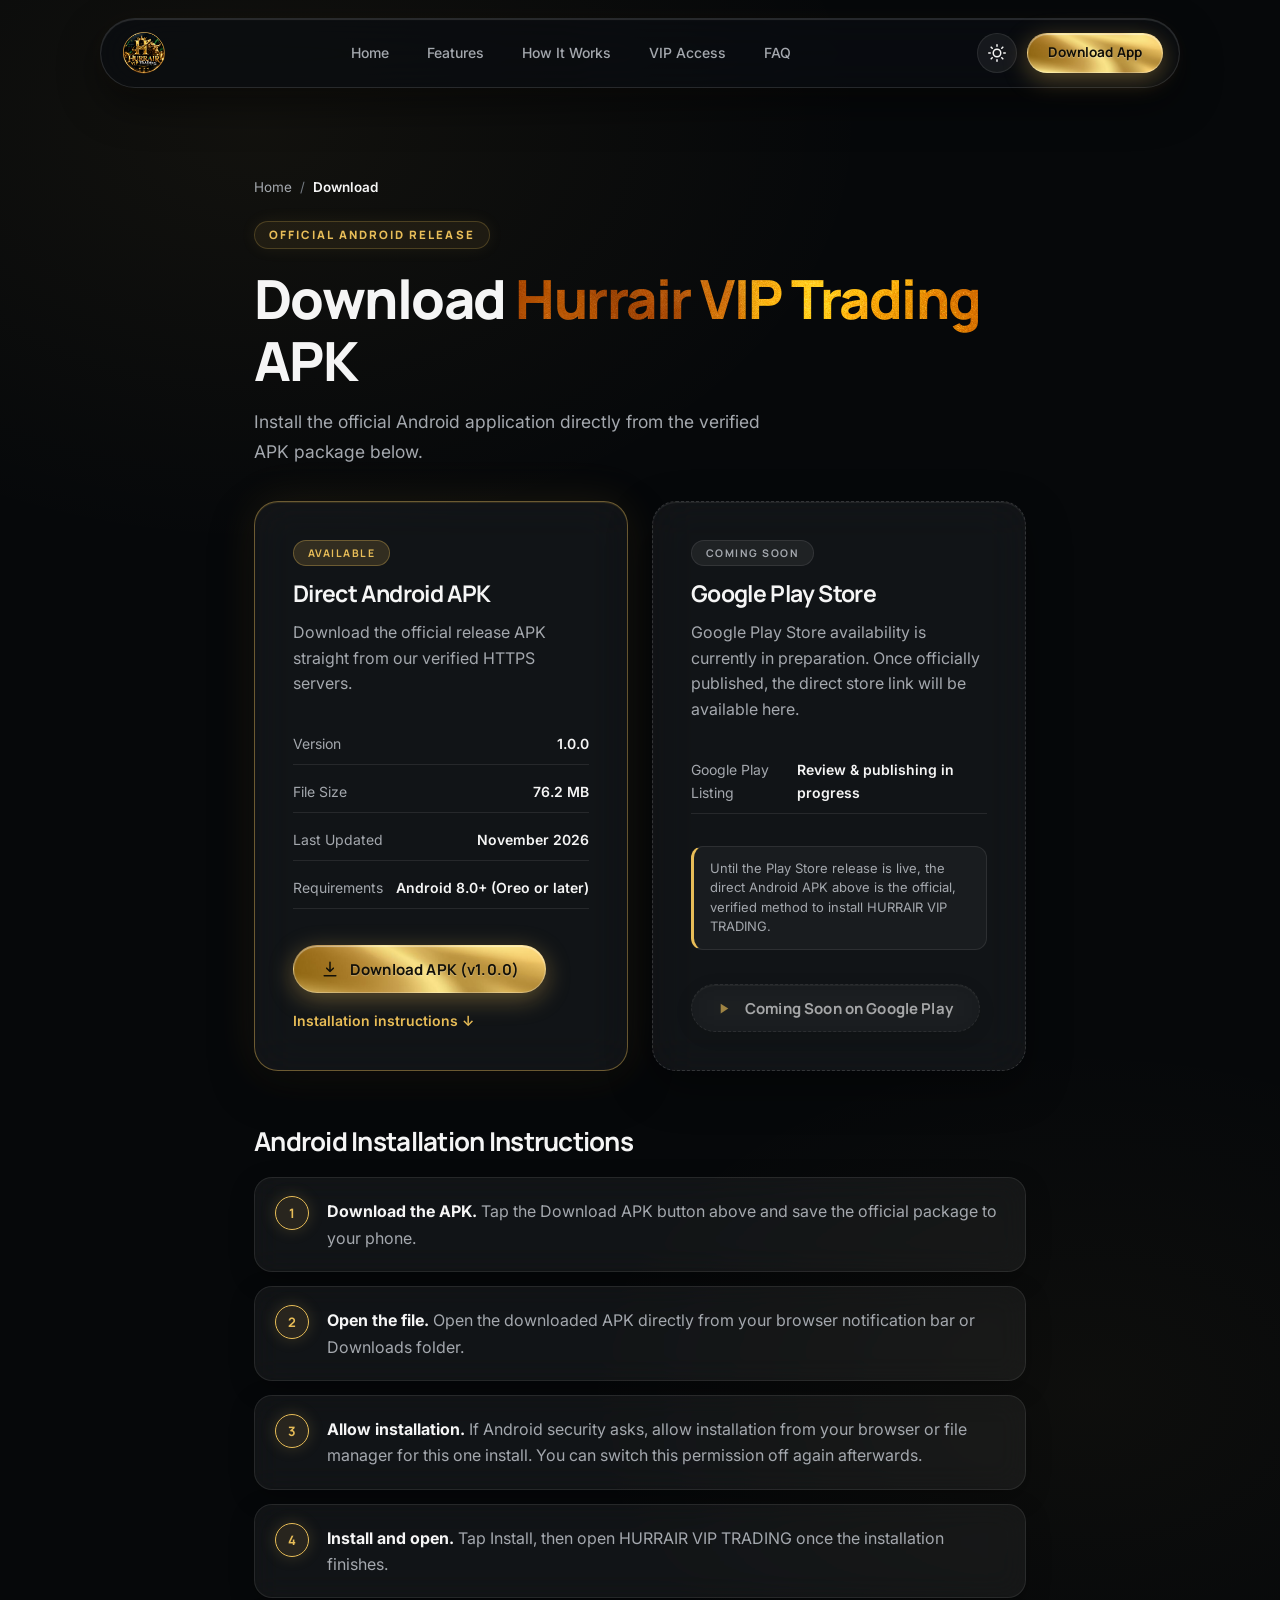
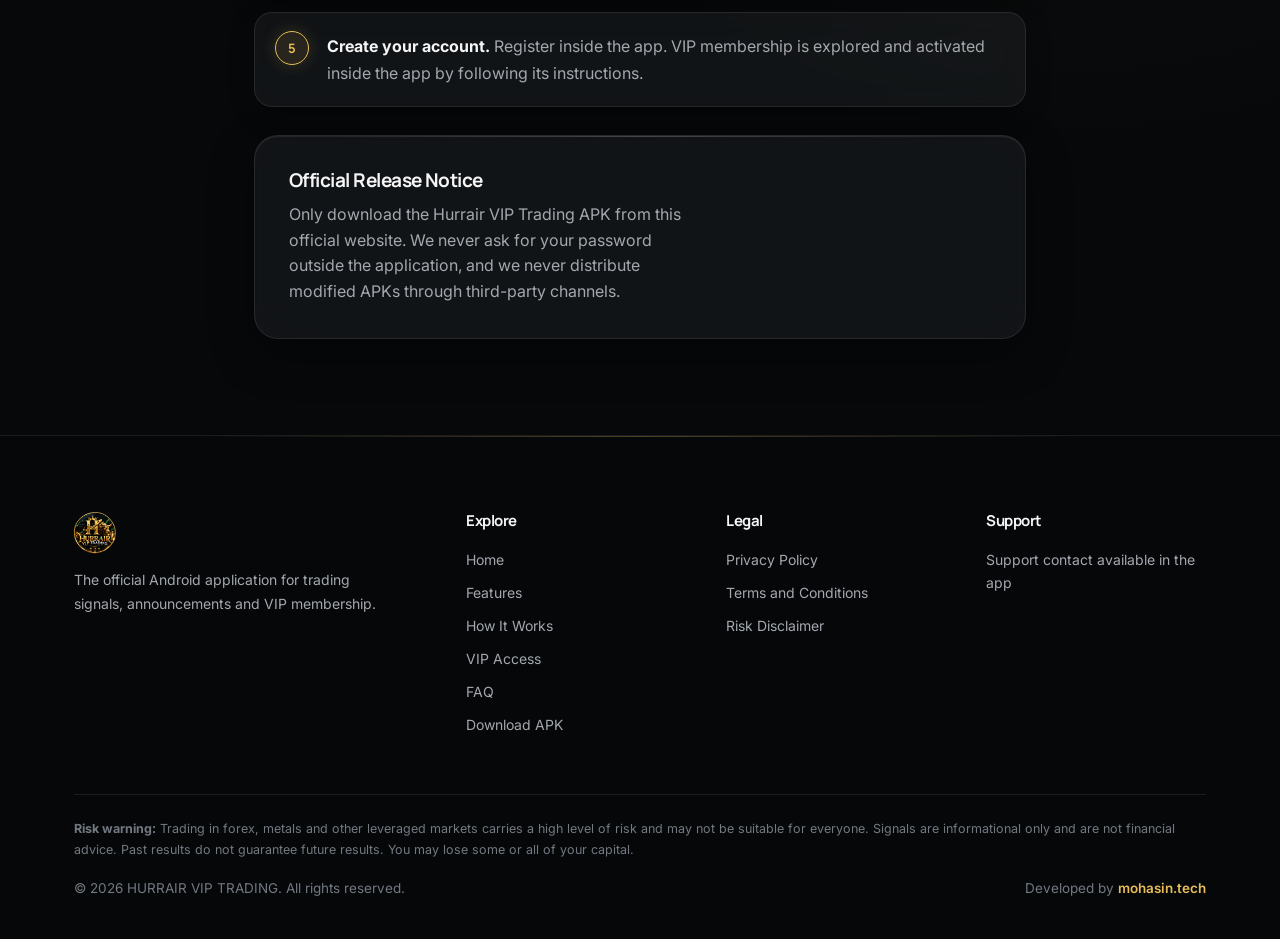
<file: download/index.html>
<!DOCTYPE html>
<html lang="en">
<head>
<meta charset="utf-8">
<meta name="viewport" content="width=device-width, initial-scale=1">
<title>Hurrair VIP Trading APK Download | Official Android App</title>
<meta name="description" content="Download the official Hurrair VIP Trading APK for Android. Follow our installation guide, register your account and get started with the application.">
<meta name="robots" content="index, follow, max-image-preview:large, max-snippet:-1, max-video-preview:-1">
<meta name="theme-color" content="#06080A">
<link rel="canonical" href="https://mohasin-nawaz091.github.io/hurrair-vip-trading/download/">
<link rel="icon" href="../assets/logo.PNG" type="image/png">
<link rel="shortcut icon" href="../assets/logo.PNG" type="image/png">
<link rel="apple-touch-icon" href="../assets/logo.PNG">

<!-- Open Graph -->
<meta property="og:type" content="website">
<meta property="og:site_name" content="Hurrair VIP Trading">
<meta property="og:title" content="Hurrair VIP Trading APK Download | Official Android App">
<meta property="og:description" content="Download the official Hurrair VIP Trading APK for Android. Follow our installation guide, register your account and get started with the application.">
<meta property="og:url" content="https://mohasin-nawaz091.github.io/hurrair-vip-trading/download/">
<meta property="og:image" content="https://mohasin-nawaz091.github.io/hurrair-vip-trading/assets/og-image.png">
<meta property="og:image:width" content="1200">
<meta property="og:image:height" content="630">
<meta property="og:image:alt" content="Hurrair VIP Trading Official Android APK Download">
<meta property="og:locale" content="en_US">

<!-- Twitter / X -->
<meta name="twitter:card" content="summary_large_image">
<meta name="twitter:title" content="Hurrair VIP Trading APK Download | Official Android App">
<meta name="twitter:description" content="Download the official Hurrair VIP Trading APK for Android. Follow our installation guide, register your account and get started with the application.">
<meta name="twitter:image" content="https://mohasin-nawaz091.github.io/hurrair-vip-trading/assets/og-image.png">

<!-- Fonts & Stylesheet -->
<link rel="preconnect" href="https://fonts.googleapis.com">
<link rel="preconnect" href="https://fonts.gstatic.com" crossorigin>
<link href="https://fonts.googleapis.com/css2?family=Inter:wght@400;500;600&family=Manrope:wght@600;700;800&display=swap" rel="stylesheet">
<link rel="stylesheet" href="../assets/css/style.css">

<!-- Theme Bootstrap (Zero-Flicker) -->
<script>(function(){var t=localStorage.getItem('hurrair-theme');if(t==='light')document.documentElement.setAttribute('data-theme','light');else document.documentElement.removeAttribute('data-theme');})();</script>

<!-- Structured Data (JSON-LD) -->
<script type="application/ld+json">
[
  {
    "@context": "https://schema.org",
    "@type": "BreadcrumbList",
    "itemListElement": [
      {
        "@type": "ListItem",
        "position": 1,
        "name": "Home",
        "item": "https://mohasin-nawaz091.github.io/hurrair-vip-trading/"
      },
      {
        "@type": "ListItem",
        "position": 2,
        "name": "Download APK",
        "item": "https://mohasin-nawaz091.github.io/hurrair-vip-trading/download/"
      }
    ]
  },
  {
    "@context": "https://schema.org",
    "@type": "SoftwareApplication",
    "@id": "https://mohasin-nawaz091.github.io/hurrair-vip-trading/download/#application",
    "name": "Hurrair VIP Trading",
    "operatingSystem": "Android 8.0+",
    "applicationCategory": "FinanceApplication",
    "softwareVersion": "1.0.0",
    "fileSize": "76.2MB",
    "downloadUrl": "https://mohasin-nawaz091.github.io/hurrair-vip-trading/apk/hurrair-vip-trading.apk",
    "offers": {
      "@type": "Offer",
      "price": "0",
      "priceCurrency": "USD"
    }
  },
  {
    "@context": "https://schema.org",
    "@type": "HowTo",
    "name": "How to Install Hurrair VIP Trading APK on Android",
    "description": "Step-by-step guide to download and install the official Hurrair VIP Trading Android application on your smartphone.",
    "step": [
      {
        "@type": "HowToStep",
        "position": 1,
        "name": "Download the APK",
        "text": "Tap Download APK and save the official release file to your Android phone."
      },
      {
        "@type": "HowToStep",
        "position": 2,
        "name": "Open the downloaded file",
        "text": "Open the downloaded APK from your notification drawer or Downloads folder."
      },
      {
        "@type": "HowToStep",
        "position": 3,
        "name": "Allow installation",
        "text": "If prompted by Android security, allow installation from your browser or file manager for this one-time install."
      },
      {
        "@type": "HowToStep",
        "position": 4,
        "name": "Install and open",
        "text": "Tap Install, then open Hurrair VIP Trading once installation completes."
      },
      {
        "@type": "HowToStep",
        "position": 5,
        "name": "Create your account",
        "text": "Register inside the app to access live trading signals and dashboard features."
      }
    ]
  }
]
</script>
</head>
<body>
<a class="skip" href="#main">Skip to content</a>

<div class="nav-wrap">
  <header class="nav">
    <div class="nav-in">
      <a class="brand" href="../" aria-label="Hurrair VIP Trading home">
        <img src="../assets/logo.PNG" alt="Hurrair VIP Trading Official Logo" class="brand-logo" width="160" height="42">
      </a>
      <nav id="menu" aria-label="Primary">
        <a href="../">Home</a>
        <a href="../#features">Features</a>
        <a href="../#how-it-works">How It Works</a>
        <a href="../#vip-access">VIP Access</a>
        <a href="../#faq">FAQ</a>
        <a class="btn btn-gold mob-only" href="../download/">Download App</a>
      </nav>
      <!-- Right Actions: Theme Toggle & CTA -->
      <div class="nav-actions">
        <button class="theme-toggle" id="theme-toggle" aria-label="Toggle light or dark theme" title="Toggle theme">
          <svg class="sun-icon" viewBox="0 0 24 24"><circle cx="12" cy="12" r="5"/><path d="M12 1v2M12 21v2M4.22 4.22l1.42 1.42M18.36 18.36l1.42 1.42M1 12h2M21 12h2M4.22 19.78l1.42-1.42M18.36 5.64l1.42-1.42"/></svg>
          <svg class="moon-icon" viewBox="0 0 24 24"><path d="M21 12.79A9 9 0 1 1 11.21 3 7 7 0 0 0 21 12.79z"/></svg>
        </button>
        <div class="nav-cta desk-only">
          <a class="btn btn-gold active" href="../download/">Download App</a>
        </div>
        <button class="burger" id="burger" aria-label="Open menu" aria-expanded="false" aria-controls="menu">
          <i></i><i></i>
        </button>
      </div>
    </div>
  </header>
</div>

<main id="main">
<section class="sec page-top">
  <div class="wrap narrow">
    <nav class="breadcrumbs" aria-label="Breadcrumb">
      <a href="../">Home</a>
      <span aria-hidden="true">/</span>
      <span aria-current="page">Download</span>
    </nav>

    <span class="eyebrow">OFFICIAL ANDROID RELEASE</span>
    <h1 class="h1s">Download <em>Hurrair VIP Trading</em> APK</h1>
    <p class="lead">Install the official Android application directly from the verified APK package below.</p>

    <div class="dl-grid">
      <div class="dl-card main">
        <span class="status ok">AVAILABLE</span>
        <h3>Direct Android APK</h3>
        <p>Download the official release APK straight from our verified HTTPS servers.</p>
        <ul class="meta" data-apk-meta>
          <li><span>Version</span><b>1.0.0</b></li>
          <li><span>File Size</span><b>76.2 MB</b></li>
          <li><span>Last Updated</span><b>November 2026</b></li>
          <li><span>Requirements</span><b>Android 8.0+ (Oreo or later)</b></li>
        </ul>
        <div class="dl-actions">
          <a class="btn btn-gold" data-apk href="../apk/hurrair-vip-trading.apk" download="Hurrair-VIP-Trading.apk">
            <span class="ico"><svg viewBox="0 0 24 24"><path d="M12 4v11m0 0l-4-4m4 4l4-4M5 20h14"/></svg></span>
            Download APK (v1.0.0)
          </a>
          <a class="dl-inst-link" href="#instructions">Installation instructions &darr;</a>
        </div>
      </div>
      <div class="dl-card soon">
        <span class="status soon-pill">COMING SOON</span>
        <h3>Google Play Store</h3>
        <p>Google Play Store availability is currently in preparation. Once officially published, the direct store link will be available here.</p>
        <ul class="meta">
          <li><span>Google Play Listing</span><b>Review &amp; publishing in progress</b></li>
        </ul>
        <div class="dl-notice-box">
          <p>Until the Play Store release is live, the direct Android APK above is the official, verified method to install HURRAIR VIP TRADING.</p>
        </div>
        <div class="dl-actions">
          <span class="btn btn-ghost disabled">
            <span class="ico-play"><svg viewBox="0 0 24 24"><path d="M5 3l14 9-14 9V3z"/></svg></span>
            Coming Soon on Google Play
          </span>
        </div>
      </div>
    </div>

    <h2 class="h2s" id="instructions">Android Installation Instructions</h2>
    <ol class="inst">
      <li><b>Download the APK.</b> Tap the Download APK button above and save the official package to your phone.</li>
      <li><b>Open the file.</b> Open the downloaded APK directly from your browser notification bar or Downloads folder.</li>
      <li><b>Allow installation.</b> If Android security asks, allow installation from your browser or file manager for this one install. You can switch this permission off again afterwards.</li>
      <li><b>Install and open.</b> Tap Install, then open HURRAIR VIP TRADING once the installation finishes.</li>
      <li><b>Create your account.</b> Register inside the app. VIP membership is explored and activated inside the app by following its instructions.</li>
    </ol>

    <div class="card notice">
      <h3>Official Release Notice</h3>
      <p>Only download the Hurrair VIP Trading APK from this official website. We never ask for your password outside the application, and we never distribute modified APKs through third-party channels.</p>
    </div>
  </div>
</section>
</main>

<footer class="foot">
  <div class="wrap foot-grid">
    <div>
      <a class="brand" href="../" aria-label="Hurrair VIP Trading home">
        <img src="../assets/logo.PNG" alt="Hurrair VIP Trading Official Logo" class="brand-logo" width="160" height="42">
      </a>
      <p class="muted">The official Android application for trading signals, announcements and VIP membership.</p>
    </div>
    <div>
      <h4>Explore</h4>
      <a href="../">Home</a>
      <a href="../#features">Features</a>
      <a href="../#how-it-works">How It Works</a>
      <a href="../#vip-access">VIP Access</a>
      <a href="../#faq">FAQ</a>
      <a href="../download/">Download APK</a>
    </div>
    <div>
      <h4>Legal</h4>
      <a href="../privacy-policy/">Privacy Policy</a>
      <a href="../terms/">Terms and Conditions</a>
      <a href="../risk-disclaimer/">Risk Disclaimer</a>
    </div>
    <div>
      <h4>Support</h4>
      <a data-support-link href="#">Contact support</a>
    </div>
  </div>
  <div class="wrap">
    <p class="risk"><b>Risk warning:</b> Trading in forex, metals and other leveraged markets carries a high level of risk and may not be suitable for everyone. Signals are informational only and are not financial advice. Past results do not guarantee future results. You may lose some or all of your capital.</p>
    <div class="foot-bottom">
      <p class="muted small">&copy; <span id="yr">2026</span> HURRAIR VIP TRADING. All rights reserved.</p>
      <p class="muted small">Developed by <a href="https://mohasin.tech/" target="_blank" rel="noopener noreferrer" class="dev-link">mohasin.tech</a></p>
    </div>
  </div>
</footer>
<script src="../assets/js/config.js"></script>
<script src="../assets/js/main.js"></script>
</body>
</html>
</file>
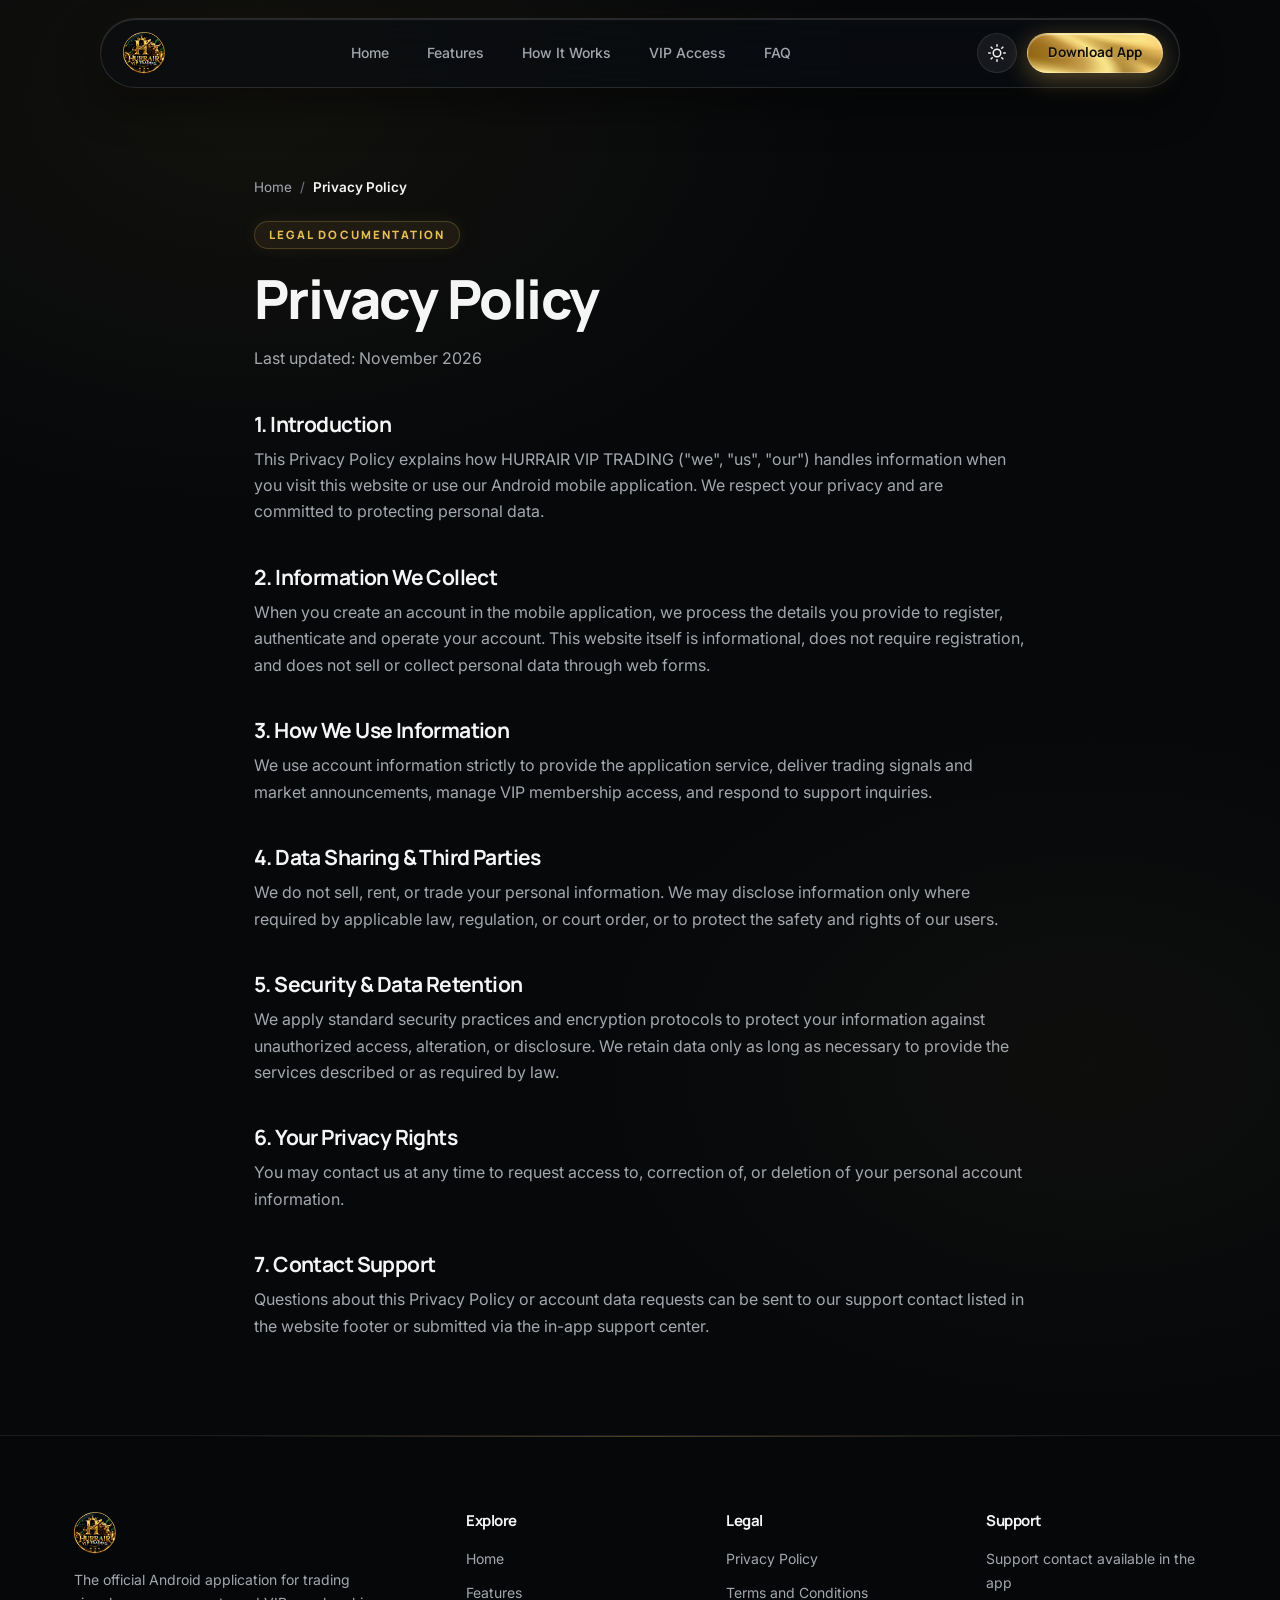
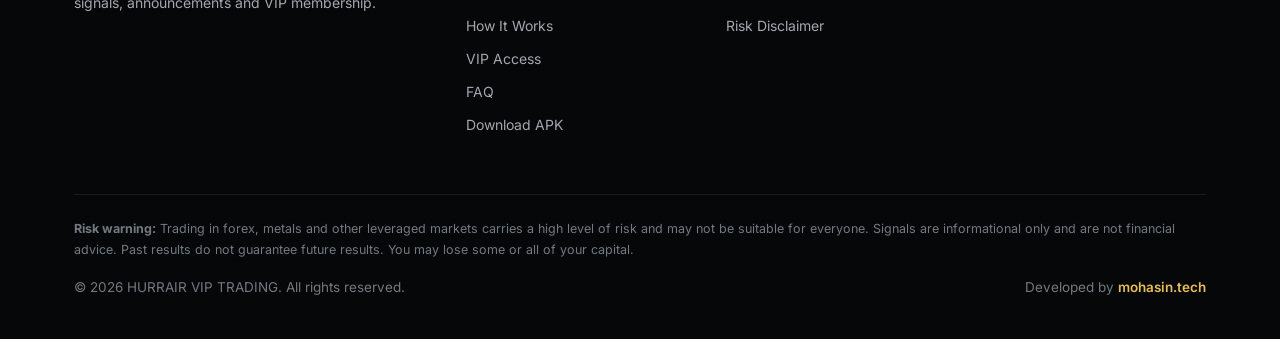
<file: privacy-policy/index.html>
<!DOCTYPE html>
<html lang="en">
<head>
<meta charset="utf-8">
<meta name="viewport" content="width=device-width, initial-scale=1">
<title>Privacy Policy | Hurrair VIP Trading</title>
<meta name="description" content="Privacy Policy for the Hurrair VIP Trading application and website. Learn how we handle account data, information security and user privacy.">
<meta name="robots" content="index, follow, max-image-preview:large, max-snippet:-1, max-video-preview:-1">
<meta name="theme-color" content="#06080A">
<link rel="canonical" href="https://mohasin-nawaz091.github.io/hurrair-vip-trading/privacy-policy/">
<link rel="icon" href="../assets/logo.PNG" type="image/png">
<link rel="shortcut icon" href="../assets/logo.PNG" type="image/png">
<link rel="apple-touch-icon" href="../assets/logo.PNG">

<!-- Open Graph -->
<meta property="og:type" content="website">
<meta property="og:site_name" content="Hurrair VIP Trading">
<meta property="og:title" content="Privacy Policy | Hurrair VIP Trading">
<meta property="og:description" content="Privacy Policy for the Hurrair VIP Trading application and website. Learn how we handle account data, information security and user privacy.">
<meta property="og:url" content="https://mohasin-nawaz091.github.io/hurrair-vip-trading/privacy-policy/">
<meta property="og:image" content="https://mohasin-nawaz091.github.io/hurrair-vip-trading/assets/og-image.png">
<meta property="og:image:width" content="1200">
<meta property="og:image:height" content="630">
<meta property="og:image:alt" content="Hurrair VIP Trading Privacy Policy">
<meta property="og:locale" content="en_US">

<!-- Twitter / X -->
<meta name="twitter:card" content="summary_large_image">
<meta name="twitter:title" content="Privacy Policy | Hurrair VIP Trading">
<meta name="twitter:description" content="Privacy Policy for the Hurrair VIP Trading application and website. Learn how we handle account data, information security and user privacy.">
<meta name="twitter:image" content="https://mohasin-nawaz091.github.io/hurrair-vip-trading/assets/og-image.png">

<!-- Fonts & Stylesheet -->
<link rel="preconnect" href="https://fonts.googleapis.com">
<link rel="preconnect" href="https://fonts.gstatic.com" crossorigin>
<link href="https://fonts.googleapis.com/css2?family=Inter:wght@400;500;600&family=Manrope:wght@600;700;800&display=swap" rel="stylesheet">
<link rel="stylesheet" href="../assets/css/style.css">

<!-- Theme Bootstrap (Zero-Flicker) -->
<script>(function(){var t=localStorage.getItem('hurrair-theme');if(t==='light')document.documentElement.setAttribute('data-theme','light');else document.documentElement.removeAttribute('data-theme');})();</script>

<!-- Structured Data (JSON-LD) -->
<script type="application/ld+json">
[
  {
    "@context": "https://schema.org",
    "@type": "BreadcrumbList",
    "itemListElement": [
      {
        "@type": "ListItem",
        "position": 1,
        "name": "Home",
        "item": "https://mohasin-nawaz091.github.io/hurrair-vip-trading/"
      },
      {
        "@type": "ListItem",
        "position": 2,
        "name": "Privacy Policy",
        "item": "https://mohasin-nawaz091.github.io/hurrair-vip-trading/privacy-policy/"
      }
    ]
  },
  {
    "@context": "https://schema.org",
    "@type": "WebPage",
    "@id": "https://mohasin-nawaz091.github.io/hurrair-vip-trading/privacy-policy/#webpage",
    "url": "https://mohasin-nawaz091.github.io/hurrair-vip-trading/privacy-policy/",
    "name": "Privacy Policy | Hurrair VIP Trading",
    "description": "Privacy Policy for the Hurrair VIP Trading application and website. Learn how we handle account data, information security and user privacy.",
    "isPartOf": {
      "@type": "WebSite",
      "name": "Hurrair VIP Trading",
      "url": "https://mohasin-nawaz091.github.io/hurrair-vip-trading/"
    }
  }
]
</script>
</head>
<body>
<a class="skip" href="#main">Skip to content</a>

<div class="nav-wrap">
  <header class="nav">
    <div class="nav-in">
      <a class="brand" href="../" aria-label="Hurrair VIP Trading home">
        <img src="../assets/logo.PNG" alt="Hurrair VIP Trading Official Logo" class="brand-logo" width="160" height="42">
      </a>
      <nav id="menu" aria-label="Primary">
        <a href="../">Home</a>
        <a href="../#features">Features</a>
        <a href="../#how-it-works">How It Works</a>
        <a href="../#vip-access">VIP Access</a>
        <a href="../#faq">FAQ</a>
        <a class="btn btn-gold mob-only" href="../download/">Download App</a>
      </nav>
      <!-- Right Actions: Theme Toggle & CTA -->
      <div class="nav-actions">
        <button class="theme-toggle" id="theme-toggle" aria-label="Toggle light or dark theme" title="Toggle theme">
          <svg class="sun-icon" viewBox="0 0 24 24"><circle cx="12" cy="12" r="5"/><path d="M12 1v2M12 21v2M4.22 4.22l1.42 1.42M18.36 18.36l1.42 1.42M1 12h2M21 12h2M4.22 19.78l1.42-1.42M18.36 5.64l1.42-1.42"/></svg>
          <svg class="moon-icon" viewBox="0 0 24 24"><path d="M21 12.79A9 9 0 1 1 11.21 3 7 7 0 0 0 21 12.79z"/></svg>
        </button>
        <div class="nav-cta desk-only">
          <a class="btn btn-gold" href="../download/">Download App</a>
        </div>
        <button class="burger" id="burger" aria-label="Open menu" aria-expanded="false" aria-controls="menu">
          <i></i><i></i>
        </button>
      </div>
    </div>
  </header>
</div>

<main id="main">
<section class="sec page-top">
  <div class="wrap narrow legal">
    <nav class="breadcrumbs" aria-label="Breadcrumb">
      <a href="../">Home</a>
      <span aria-hidden="true">/</span>
      <span aria-current="page">Privacy Policy</span>
    </nav>

    <span class="eyebrow">LEGAL DOCUMENTATION</span>
    <h1 class="h1s">Privacy Policy</h1>
    <p class="muted">Last updated: <span data-legal-date></span></p>

    <h2>1. Introduction</h2>
    <p>This Privacy Policy explains how HURRAIR VIP TRADING ("we", "us", "our") handles information when you visit this website or use our Android mobile application. We respect your privacy and are committed to protecting personal data.</p>

    <h2>2. Information We Collect</h2>
    <p>When you create an account in the mobile application, we process the details you provide to register, authenticate and operate your account. This website itself is informational, does not require registration, and does not sell or collect personal data through web forms.</p>

    <h2>3. How We Use Information</h2>
    <p>We use account information strictly to provide the application service, deliver trading signals and market announcements, manage VIP membership access, and respond to support inquiries.</p>

    <h2>4. Data Sharing &amp; Third Parties</h2>
    <p>We do not sell, rent, or trade your personal information. We may disclose information only where required by applicable law, regulation, or court order, or to protect the safety and rights of our users.</p>

    <h2>5. Security &amp; Data Retention</h2>
    <p>We apply standard security practices and encryption protocols to protect your information against unauthorized access, alteration, or disclosure. We retain data only as long as necessary to provide the services described or as required by law.</p>

    <h2>6. Your Privacy Rights</h2>
    <p>You may contact us at any time to request access to, correction of, or deletion of your personal account information.</p>

    <h2>7. Contact Support</h2>
    <p>Questions about this Privacy Policy or account data requests can be sent to our support contact listed in the website footer or submitted via the in-app support center.</p>
  </div>
</section>
</main>

<footer class="foot">
  <div class="wrap foot-grid">
    <div>
      <a class="brand" href="../" aria-label="Hurrair VIP Trading home">
        <img src="../assets/logo.PNG" alt="Hurrair VIP Trading Official Logo" class="brand-logo" width="160" height="42">
      </a>
      <p class="muted">The official Android application for trading signals, announcements and VIP membership.</p>
    </div>
    <div>
      <h4>Explore</h4>
      <a href="../">Home</a>
      <a href="../#features">Features</a>
      <a href="../#how-it-works">How It Works</a>
      <a href="../#vip-access">VIP Access</a>
      <a href="../#faq">FAQ</a>
      <a href="../download/">Download APK</a>
    </div>
    <div>
      <h4>Legal</h4>
      <a href="../privacy-policy/">Privacy Policy</a>
      <a href="../terms/">Terms and Conditions</a>
      <a href="../risk-disclaimer/">Risk Disclaimer</a>
    </div>
    <div>
      <h4>Support</h4>
      <a data-support-link href="#">Contact support</a>
    </div>
  </div>
  <div class="wrap">
    <p class="risk"><b>Risk warning:</b> Trading in forex, metals and other leveraged markets carries a high level of risk and may not be suitable for everyone. Signals are informational only and are not financial advice. Past results do not guarantee future results. You may lose some or all of your capital.</p>
    <div class="foot-bottom">
      <p class="muted small">&copy; <span id="yr">2026</span> HURRAIR VIP TRADING. All rights reserved.</p>
      <p class="muted small">Developed by <a href="https://mohasin.tech/" target="_blank" rel="noopener noreferrer" class="dev-link">mohasin.tech</a></p>
    </div>
  </div>
</footer>
<script src="../assets/js/config.js"></script>
<script src="../assets/js/main.js"></script>
</body>
</html>
</file>
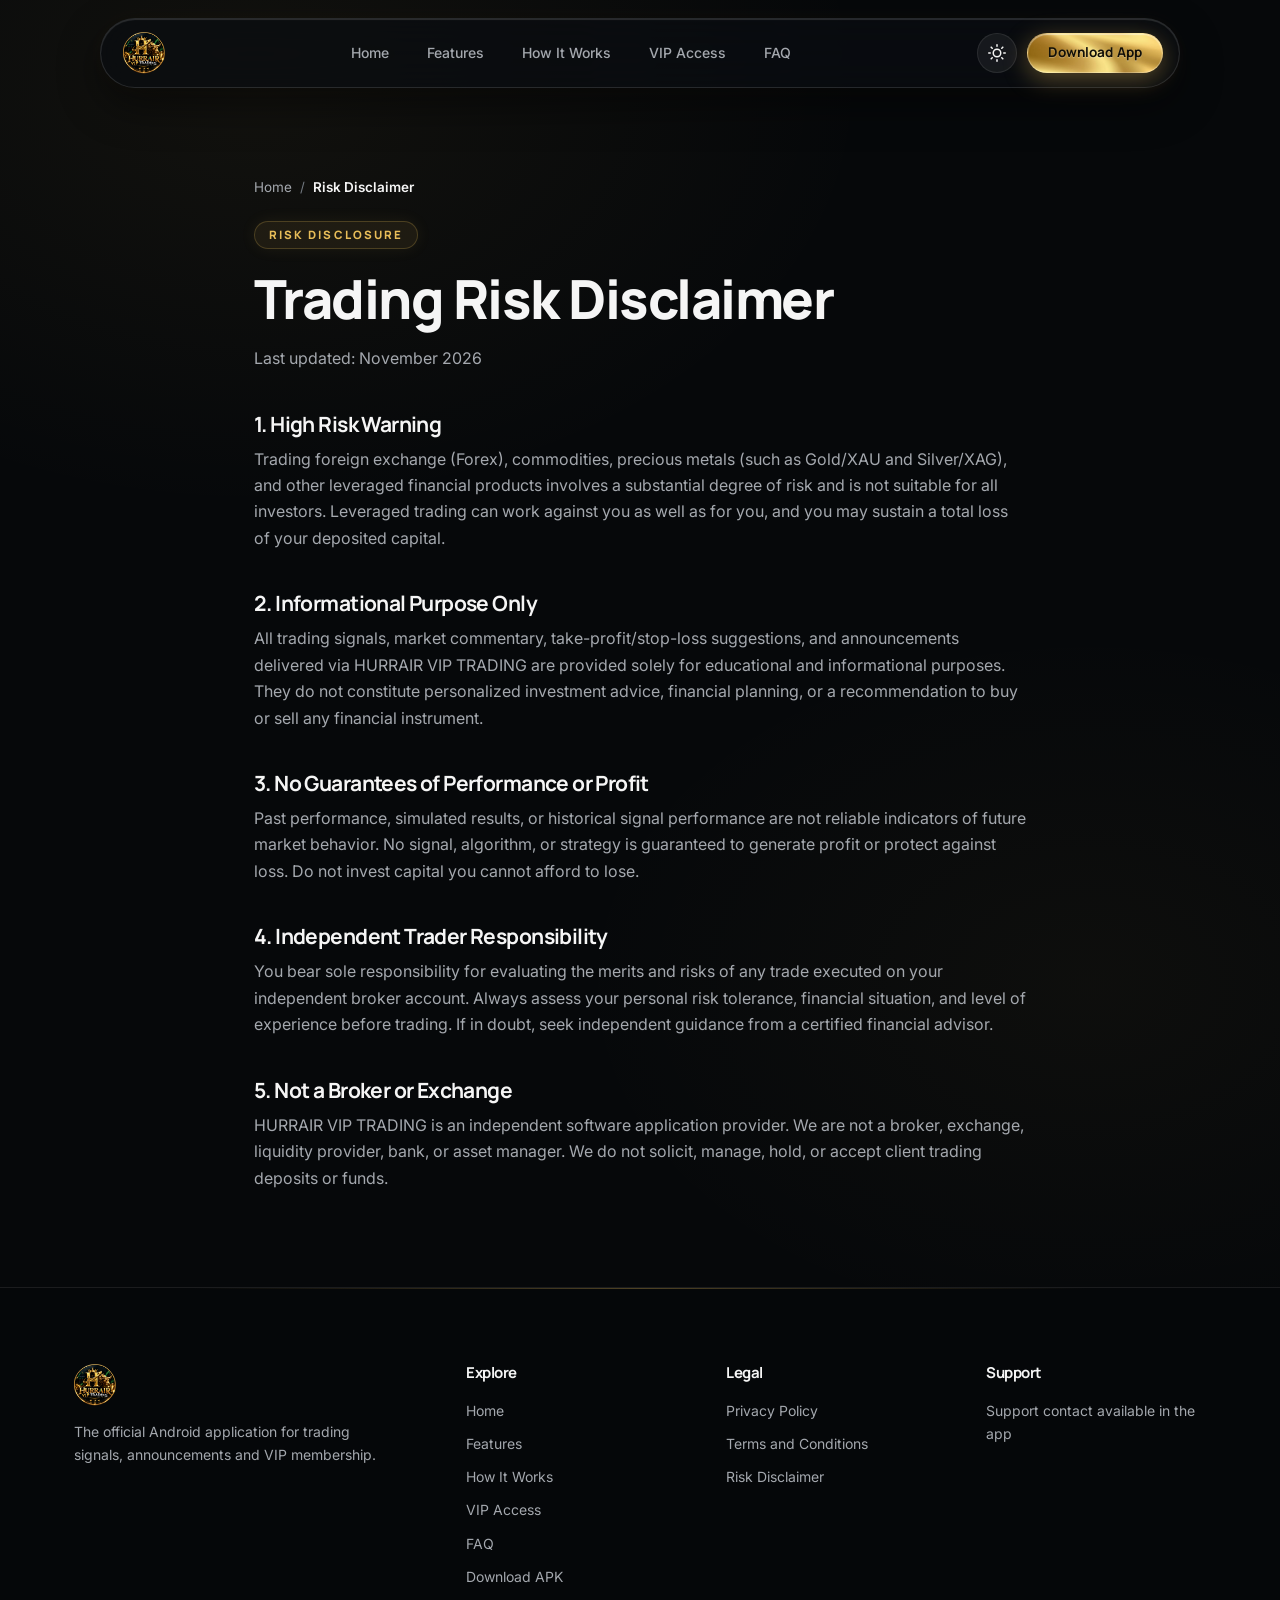
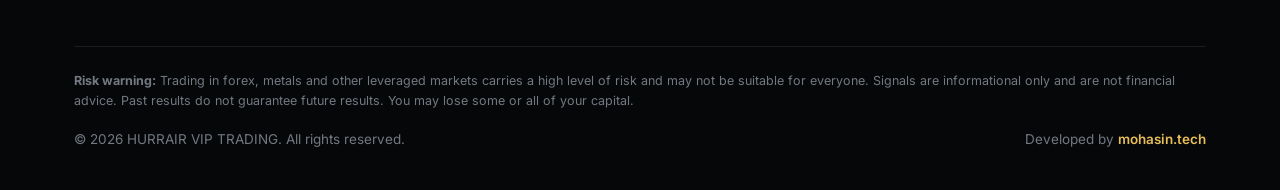
<file: risk-disclaimer/index.html>
<!DOCTYPE html>
<html lang="en">
<head>
<meta charset="utf-8">
<meta name="viewport" content="width=device-width, initial-scale=1">
<title>Trading Risk Disclaimer | Hurrair VIP Trading</title>
<meta name="description" content="Trading risk disclaimer for Hurrair VIP Trading. Important notice on leveraged trading risk, informational signals and financial responsibility.">
<meta name="robots" content="index, follow, max-image-preview:large, max-snippet:-1, max-video-preview:-1">
<meta name="theme-color" content="#06080A">
<link rel="canonical" href="https://mohasin-nawaz091.github.io/hurrair-vip-trading/risk-disclaimer/">
<link rel="icon" href="../assets/logo.PNG" type="image/png">
<link rel="shortcut icon" href="../assets/logo.PNG" type="image/png">
<link rel="apple-touch-icon" href="../assets/logo.PNG">

<!-- Open Graph -->
<meta property="og:type" content="website">
<meta property="og:site_name" content="Hurrair VIP Trading">
<meta property="og:title" content="Trading Risk Disclaimer | Hurrair VIP Trading">
<meta property="og:description" content="Trading risk disclaimer for Hurrair VIP Trading. Important notice on leveraged trading risk, informational signals and financial responsibility.">
<meta property="og:url" content="https://mohasin-nawaz091.github.io/hurrair-vip-trading/risk-disclaimer/">
<meta property="og:image" content="https://mohasin-nawaz091.github.io/hurrair-vip-trading/assets/og-image.png">
<meta property="og:image:width" content="1200">
<meta property="og:image:height" content="630">
<meta property="og:image:alt" content="Hurrair VIP Trading Risk Disclaimer">
<meta property="og:locale" content="en_US">

<!-- Twitter / X -->
<meta name="twitter:card" content="summary_large_image">
<meta name="twitter:title" content="Trading Risk Disclaimer | Hurrair VIP Trading">
<meta name="twitter:description" content="Trading risk disclaimer for Hurrair VIP Trading. Important notice on leveraged trading risk, informational signals and financial responsibility.">
<meta name="twitter:image" content="https://mohasin-nawaz091.github.io/hurrair-vip-trading/assets/og-image.png">

<!-- Fonts & Stylesheet -->
<link rel="preconnect" href="https://fonts.googleapis.com">
<link rel="preconnect" href="https://fonts.gstatic.com" crossorigin>
<link href="https://fonts.googleapis.com/css2?family=Inter:wght@400;500;600&family=Manrope:wght@600;700;800&display=swap" rel="stylesheet">
<link rel="stylesheet" href="../assets/css/style.css">

<!-- Theme Bootstrap (Zero-Flicker) -->
<script>(function(){var t=localStorage.getItem('hurrair-theme');if(t==='light')document.documentElement.setAttribute('data-theme','light');else document.documentElement.removeAttribute('data-theme');})();</script>

<!-- Structured Data (JSON-LD) -->
<script type="application/ld+json">
[
  {
    "@context": "https://schema.org",
    "@type": "BreadcrumbList",
    "itemListElement": [
      {
        "@type": "ListItem",
        "position": 1,
        "name": "Home",
        "item": "https://mohasin-nawaz091.github.io/hurrair-vip-trading/"
      },
      {
        "@type": "ListItem",
        "position": 2,
        "name": "Risk Disclaimer",
        "item": "https://mohasin-nawaz091.github.io/hurrair-vip-trading/risk-disclaimer/"
      }
    ]
  },
  {
    "@context": "https://schema.org",
    "@type": "WebPage",
    "@id": "https://mohasin-nawaz091.github.io/hurrair-vip-trading/risk-disclaimer/#webpage",
    "url": "https://mohasin-nawaz091.github.io/hurrair-vip-trading/risk-disclaimer/",
    "name": "Trading Risk Disclaimer | Hurrair VIP Trading",
    "description": "Trading risk disclaimer for Hurrair VIP Trading. Important notice on leveraged trading risk, informational signals and financial responsibility.",
    "isPartOf": {
      "@type": "WebSite",
      "name": "Hurrair VIP Trading",
      "url": "https://mohasin-nawaz091.github.io/hurrair-vip-trading/"
    }
  }
]
</script>
</head>
<body>
<a class="skip" href="#main">Skip to content</a>

<div class="nav-wrap">
  <header class="nav">
    <div class="nav-in">
      <a class="brand" href="../" aria-label="Hurrair VIP Trading home">
        <img src="../assets/logo.PNG" alt="Hurrair VIP Trading Official Logo" class="brand-logo" width="160" height="42">
      </a>
      <nav id="menu" aria-label="Primary">
        <a href="../">Home</a>
        <a href="../#features">Features</a>
        <a href="../#how-it-works">How It Works</a>
        <a href="../#vip-access">VIP Access</a>
        <a href="../#faq">FAQ</a>
        <a class="btn btn-gold mob-only" href="../download/">Download App</a>
      </nav>
      <!-- Right Actions: Theme Toggle & CTA -->
      <div class="nav-actions">
        <button class="theme-toggle" id="theme-toggle" aria-label="Toggle light or dark theme" title="Toggle theme">
          <svg class="sun-icon" viewBox="0 0 24 24"><circle cx="12" cy="12" r="5"/><path d="M12 1v2M12 21v2M4.22 4.22l1.42 1.42M18.36 18.36l1.42 1.42M1 12h2M21 12h2M4.22 19.78l1.42-1.42M18.36 5.64l1.42-1.42"/></svg>
          <svg class="moon-icon" viewBox="0 0 24 24"><path d="M21 12.79A9 9 0 1 1 11.21 3 7 7 0 0 0 21 12.79z"/></svg>
        </button>
        <div class="nav-cta desk-only">
          <a class="btn btn-gold" href="../download/">Download App</a>
        </div>
        <button class="burger" id="burger" aria-label="Open menu" aria-expanded="false" aria-controls="menu">
          <i></i><i></i>
        </button>
      </div>
    </div>
  </header>
</div>

<main id="main">
<section class="sec page-top">
  <div class="wrap narrow legal">
    <nav class="breadcrumbs" aria-label="Breadcrumb">
      <a href="../">Home</a>
      <span aria-hidden="true">/</span>
      <span aria-current="page">Risk Disclaimer</span>
    </nav>

    <span class="eyebrow">RISK DISCLOSURE</span>
    <h1 class="h1s">Trading Risk Disclaimer</h1>
    <p class="muted">Last updated: <span data-legal-date></span></p>

    <h2>1. High Risk Warning</h2>
    <p>Trading foreign exchange (Forex), commodities, precious metals (such as Gold/XAU and Silver/XAG), and other leveraged financial products involves a substantial degree of risk and is not suitable for all investors. Leveraged trading can work against you as well as for you, and you may sustain a total loss of your deposited capital.</p>

    <h2>2. Informational Purpose Only</h2>
    <p>All trading signals, market commentary, take-profit/stop-loss suggestions, and announcements delivered via HURRAIR VIP TRADING are provided solely for educational and informational purposes. They do not constitute personalized investment advice, financial planning, or a recommendation to buy or sell any financial instrument.</p>

    <h2>3. No Guarantees of Performance or Profit</h2>
    <p>Past performance, simulated results, or historical signal performance are not reliable indicators of future market behavior. No signal, algorithm, or strategy is guaranteed to generate profit or protect against loss. Do not invest capital you cannot afford to lose.</p>

    <h2>4. Independent Trader Responsibility</h2>
    <p>You bear sole responsibility for evaluating the merits and risks of any trade executed on your independent broker account. Always assess your personal risk tolerance, financial situation, and level of experience before trading. If in doubt, seek independent guidance from a certified financial advisor.</p>

    <h2>5. Not a Broker or Exchange</h2>
    <p>HURRAIR VIP TRADING is an independent software application provider. We are not a broker, exchange, liquidity provider, bank, or asset manager. We do not solicit, manage, hold, or accept client trading deposits or funds.</p>
  </div>
</section>
</main>

<footer class="foot">
  <div class="wrap foot-grid">
    <div>
      <a class="brand" href="../" aria-label="Hurrair VIP Trading home">
        <img src="../assets/logo.PNG" alt="Hurrair VIP Trading Official Logo" class="brand-logo" width="160" height="42">
      </a>
      <p class="muted">The official Android application for trading signals, announcements and VIP membership.</p>
    </div>
    <div>
      <h4>Explore</h4>
      <a href="../">Home</a>
      <a href="../#features">Features</a>
      <a href="../#how-it-works">How It Works</a>
      <a href="../#vip-access">VIP Access</a>
      <a href="../#faq">FAQ</a>
      <a href="../download/">Download APK</a>
    </div>
    <div>
      <h4>Legal</h4>
      <a href="../privacy-policy/">Privacy Policy</a>
      <a href="../terms/">Terms and Conditions</a>
      <a href="../risk-disclaimer/">Risk Disclaimer</a>
    </div>
    <div>
      <h4>Support</h4>
      <a data-support-link href="#">Contact support</a>
    </div>
  </div>
  <div class="wrap">
    <p class="risk"><b>Risk warning:</b> Trading in forex, metals and other leveraged markets carries a high level of risk and may not be suitable for everyone. Signals are informational only and are not financial advice. Past results do not guarantee future results. You may lose some or all of your capital.</p>
    <div class="foot-bottom">
      <p class="muted small">&copy; <span id="yr">2026</span> HURRAIR VIP TRADING. All rights reserved.</p>
      <p class="muted small">Developed by <a href="https://mohasin.tech/" target="_blank" rel="noopener noreferrer" class="dev-link">mohasin.tech</a></p>
    </div>
  </div>
</footer>
<script src="../assets/js/config.js"></script>
<script src="../assets/js/main.js"></script>
</body>
</html>
</file>
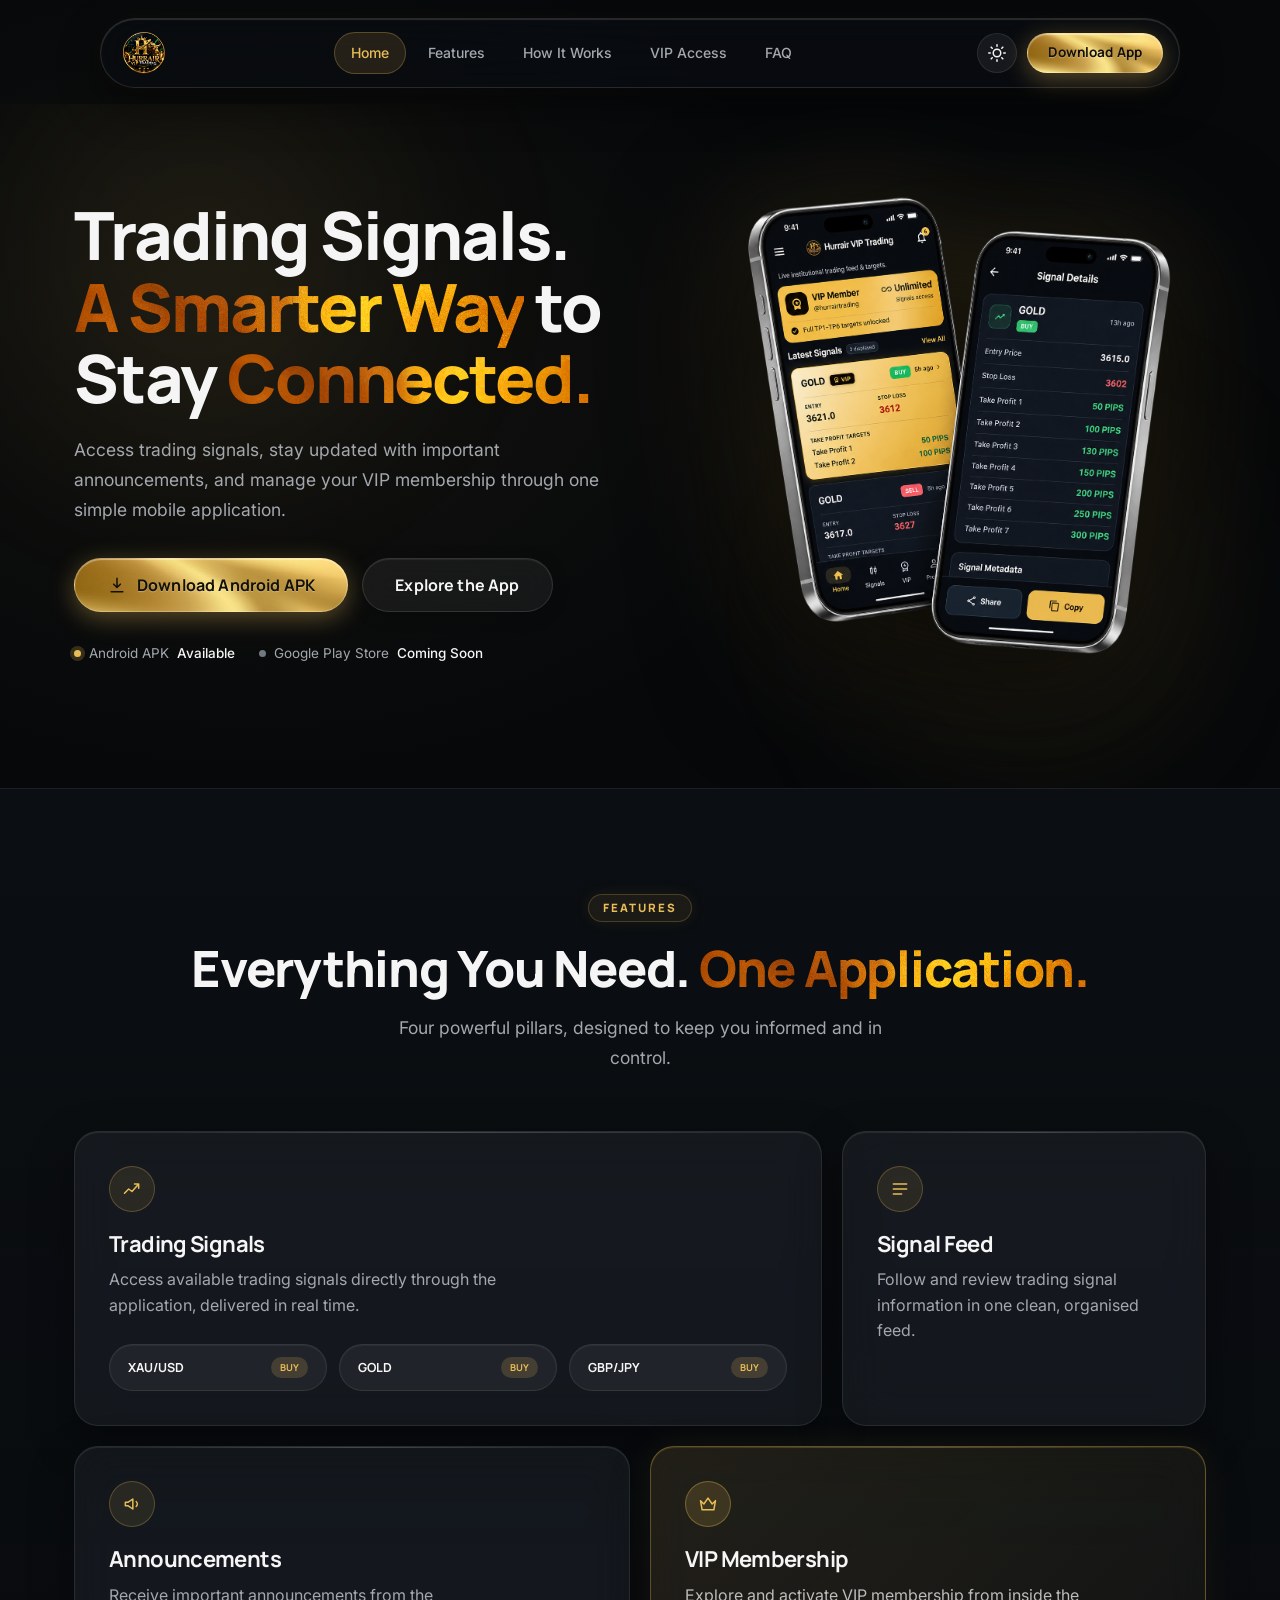
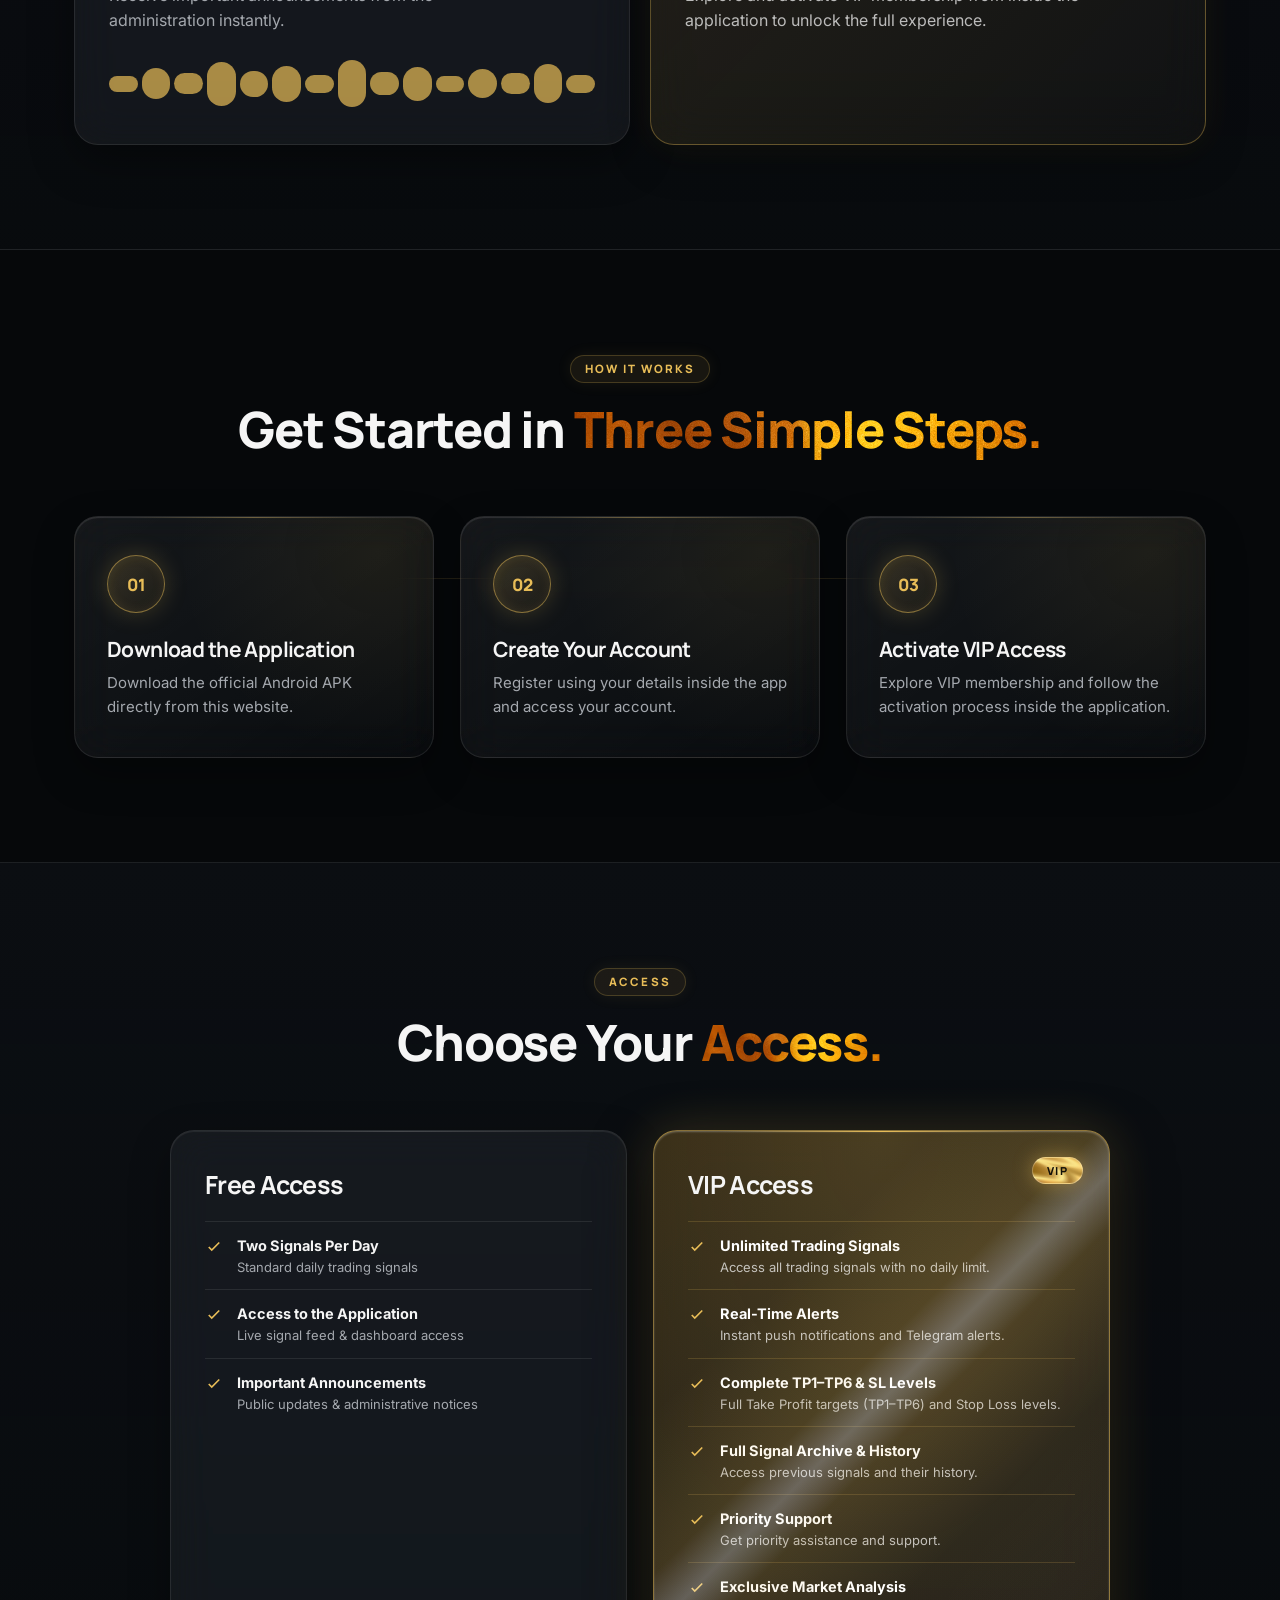
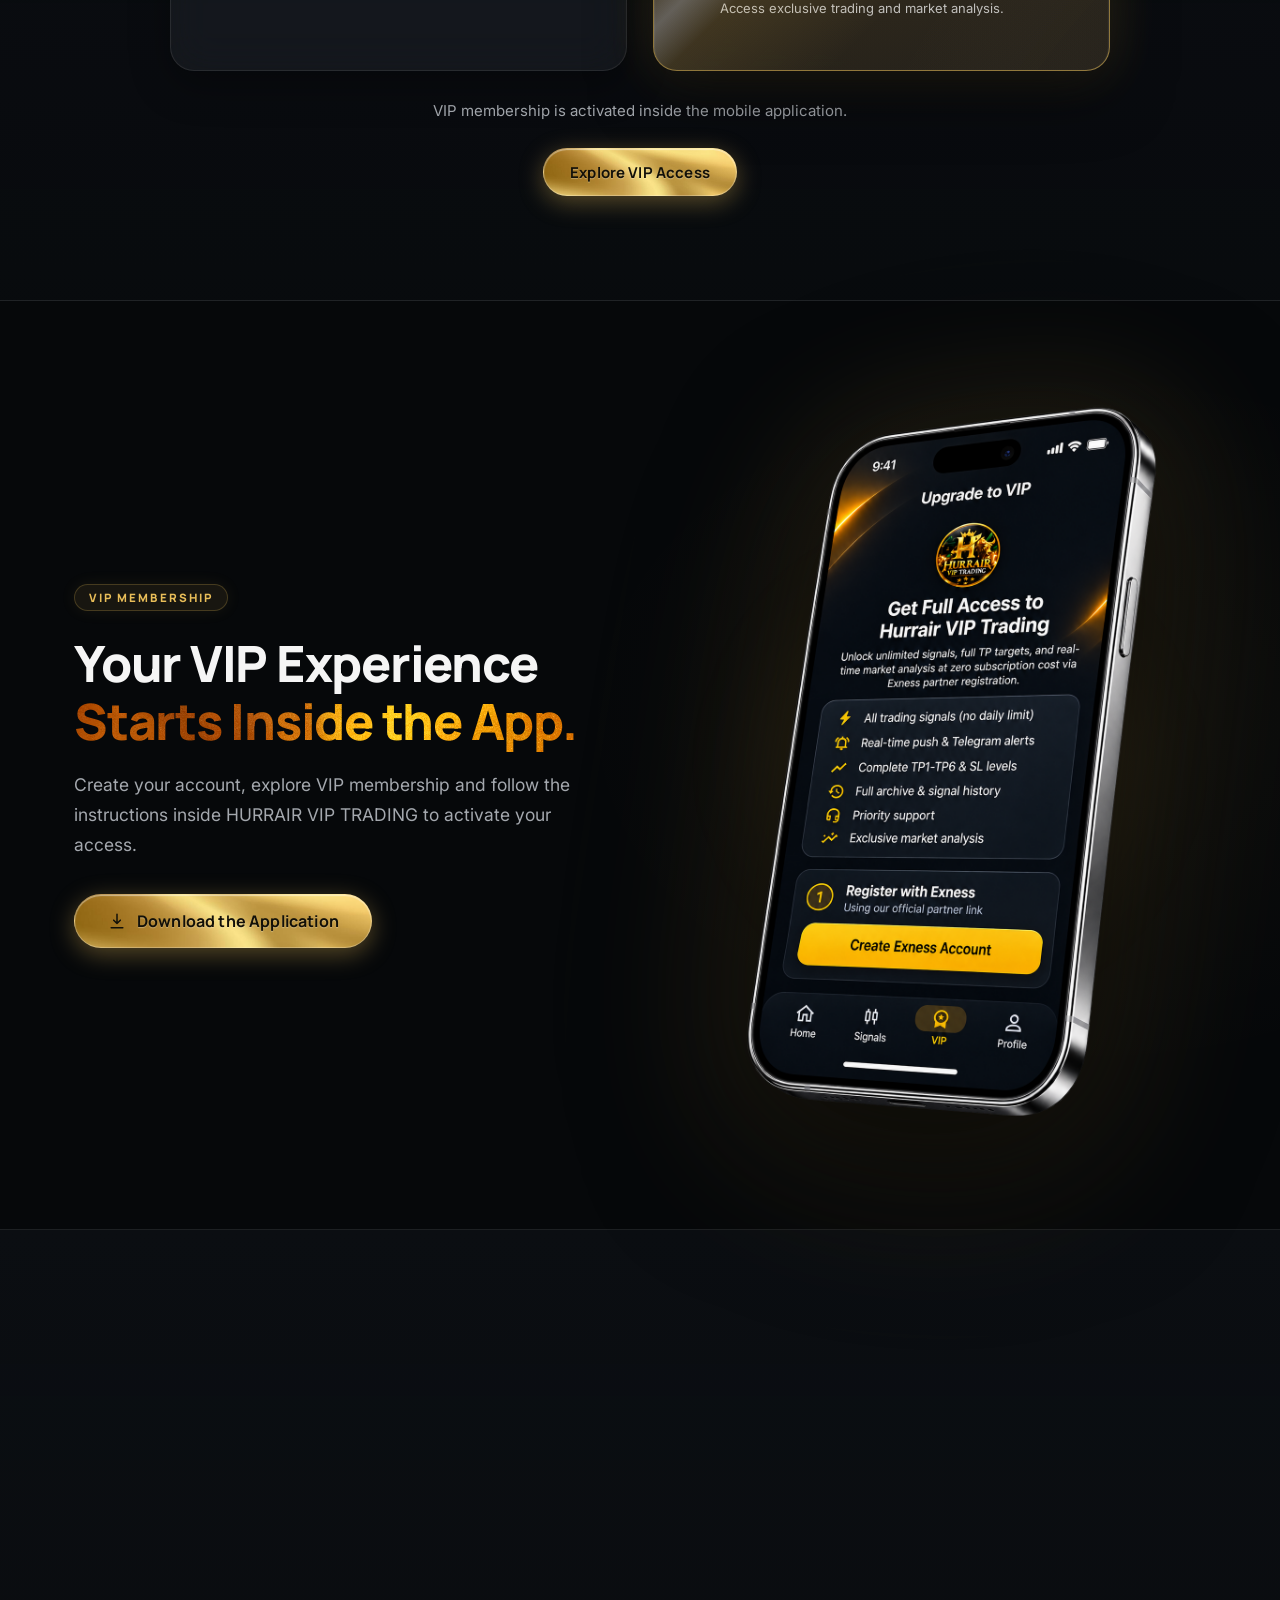
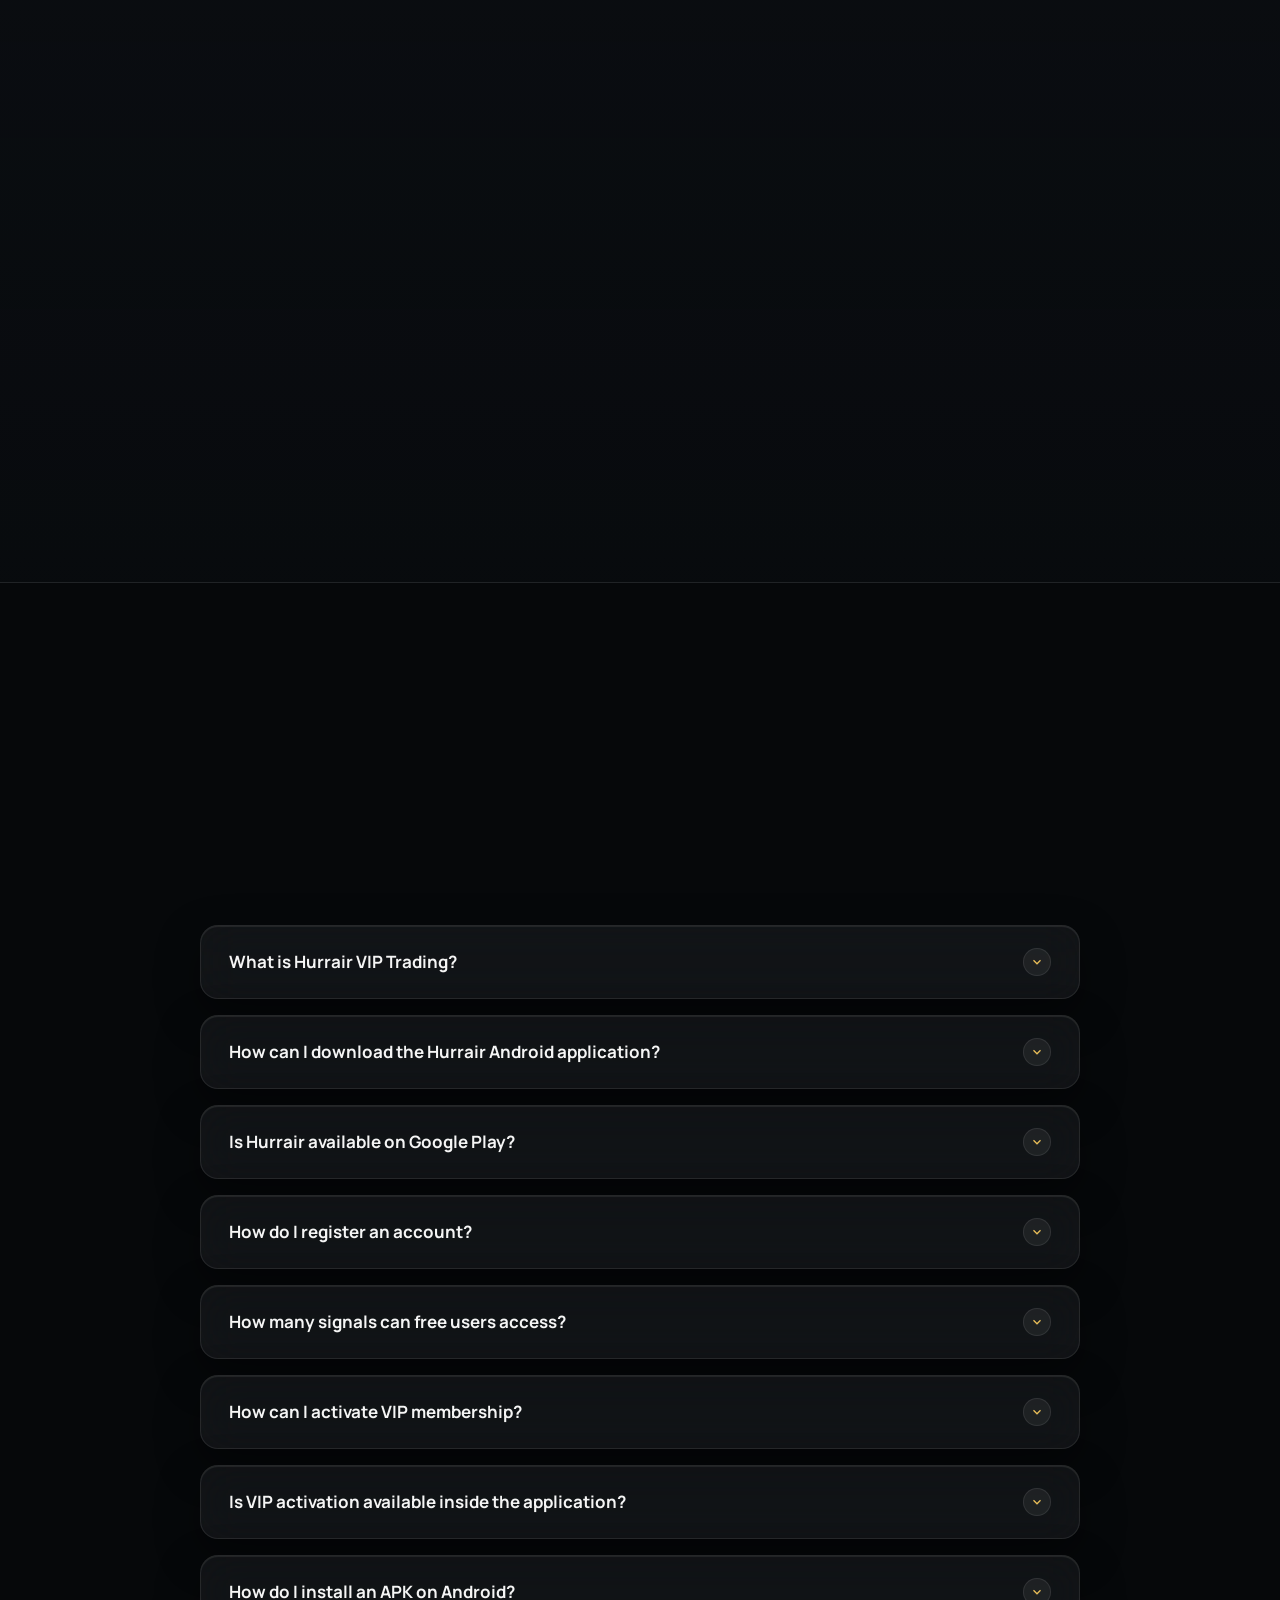
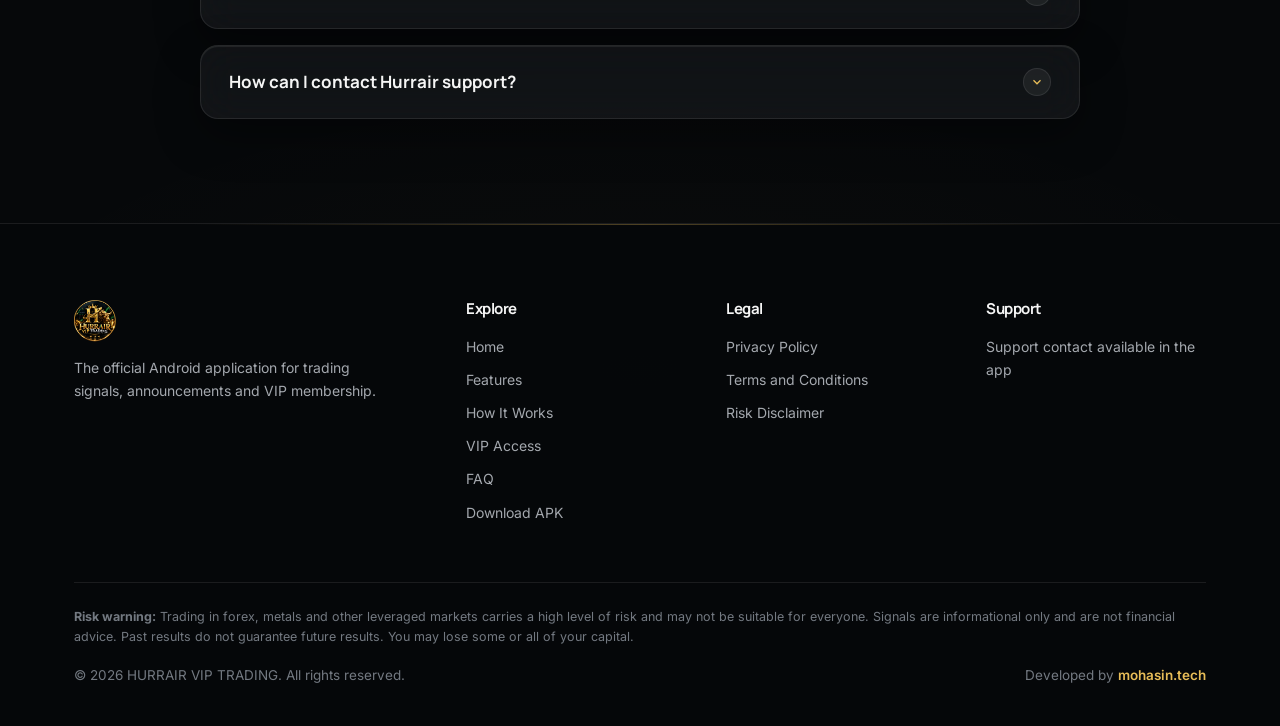
<file: site/index.html>
<!DOCTYPE html>
<html lang="en">
<head>
<meta charset="utf-8">
<meta http-equiv="refresh" content="0; url=../">
<title>Redirecting...</title>
<script>location.replace("../");</script>
</head>
<body>
<p>Redirecting to <a href="../">homepage</a>...</p>
</body>
</html>
</file>
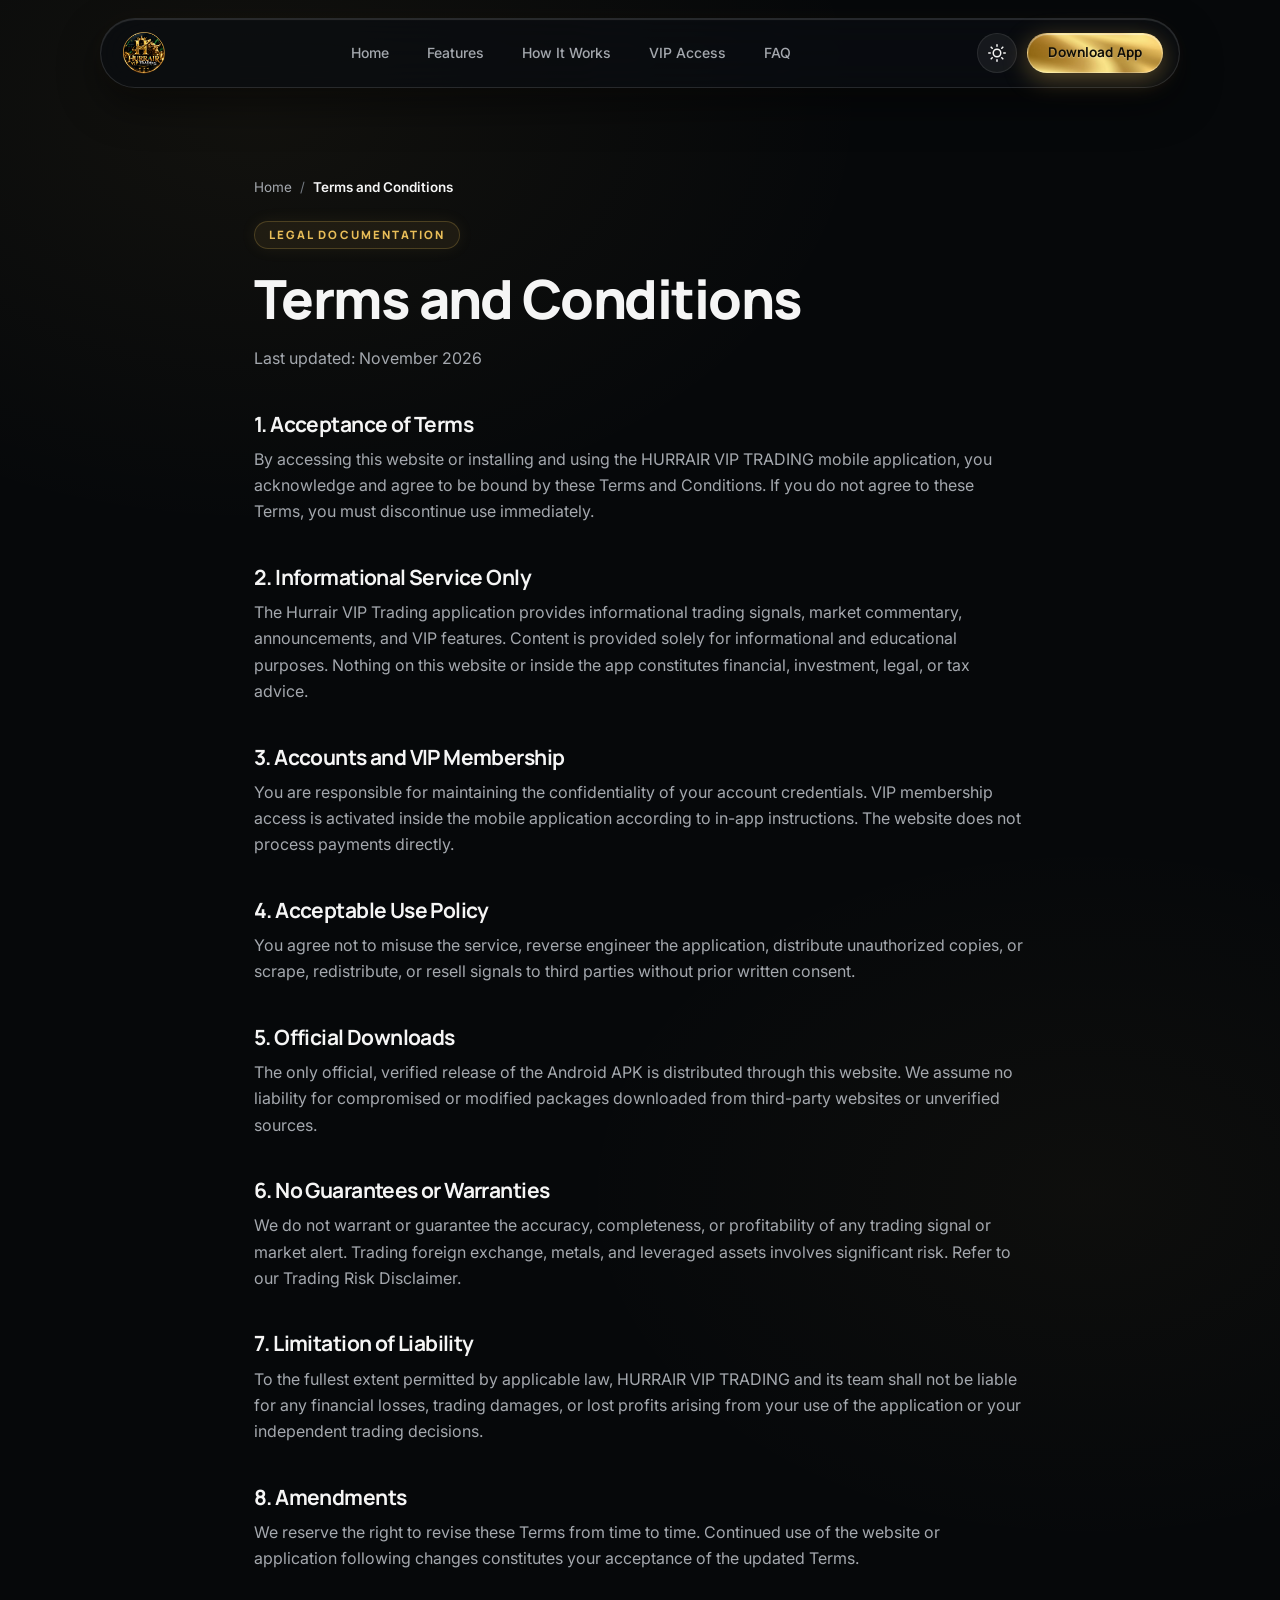
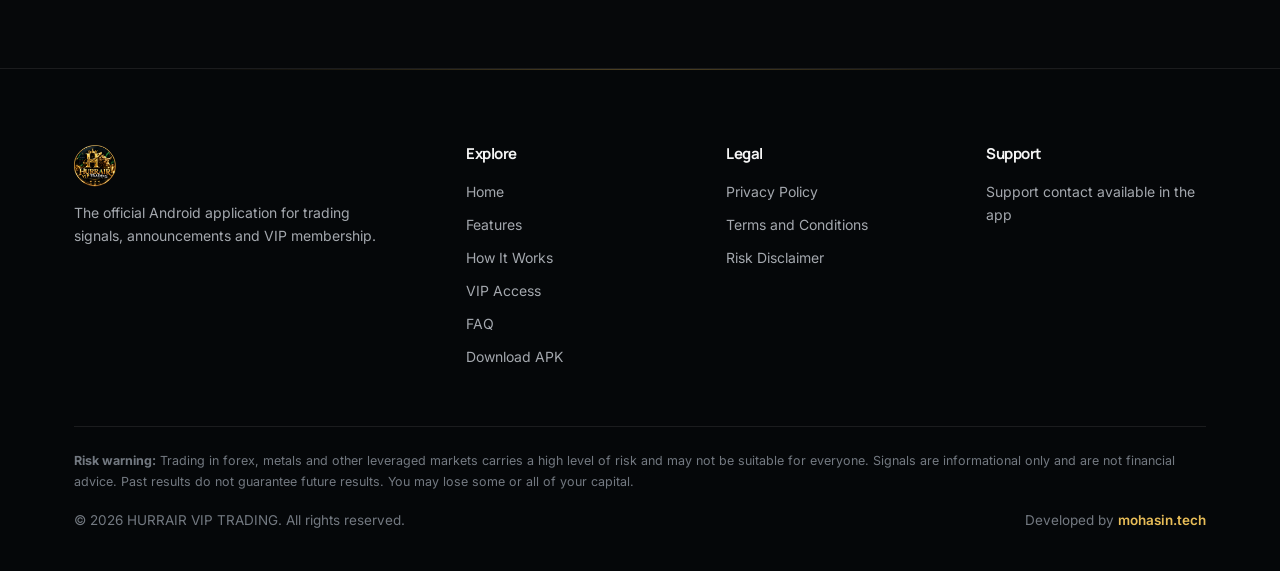
<file: terms/index.html>
<!DOCTYPE html>
<html lang="en">
<head>
<meta charset="utf-8">
<meta name="viewport" content="width=device-width, initial-scale=1">
<title>Terms and Conditions | Hurrair VIP Trading</title>
<meta name="description" content="Terms and Conditions for using the Hurrair VIP Trading website and mobile application. Information on signal usage, accounts and membership.">
<meta name="robots" content="index, follow, max-image-preview:large, max-snippet:-1, max-video-preview:-1">
<meta name="theme-color" content="#06080A">
<link rel="canonical" href="https://mohasin-nawaz091.github.io/hurrair-vip-trading/terms/">
<link rel="icon" href="../assets/logo.PNG" type="image/png">
<link rel="shortcut icon" href="../assets/logo.PNG" type="image/png">
<link rel="apple-touch-icon" href="../assets/logo.PNG">

<!-- Open Graph -->
<meta property="og:type" content="website">
<meta property="og:site_name" content="Hurrair VIP Trading">
<meta property="og:title" content="Terms and Conditions | Hurrair VIP Trading">
<meta property="og:description" content="Terms and Conditions for using the Hurrair VIP Trading website and mobile application. Information on signal usage, accounts and membership.">
<meta property="og:url" content="https://mohasin-nawaz091.github.io/hurrair-vip-trading/terms/">
<meta property="og:image" content="https://mohasin-nawaz091.github.io/hurrair-vip-trading/assets/og-image.png">
<meta property="og:image:width" content="1200">
<meta property="og:image:height" content="630">
<meta property="og:image:alt" content="Hurrair VIP Trading Terms and Conditions">
<meta property="og:locale" content="en_US">

<!-- Twitter / X -->
<meta name="twitter:card" content="summary_large_image">
<meta name="twitter:title" content="Terms and Conditions | Hurrair VIP Trading">
<meta name="twitter:description" content="Terms and Conditions for using the Hurrair VIP Trading website and mobile application. Information on signal usage, accounts and membership.">
<meta name="twitter:image" content="https://mohasin-nawaz091.github.io/hurrair-vip-trading/assets/og-image.png">

<!-- Fonts & Stylesheet -->
<link rel="preconnect" href="https://fonts.googleapis.com">
<link rel="preconnect" href="https://fonts.gstatic.com" crossorigin>
<link href="https://fonts.googleapis.com/css2?family=Inter:wght@400;500;600&family=Manrope:wght@600;700;800&display=swap" rel="stylesheet">
<link rel="stylesheet" href="../assets/css/style.css">

<!-- Theme Bootstrap (Zero-Flicker) -->
<script>(function(){var t=localStorage.getItem('hurrair-theme');if(t==='light')document.documentElement.setAttribute('data-theme','light');else document.documentElement.removeAttribute('data-theme');})();</script>

<!-- Structured Data (JSON-LD) -->
<script type="application/ld+json">
[
  {
    "@context": "https://schema.org",
    "@type": "BreadcrumbList",
    "itemListElement": [
      {
        "@type": "ListItem",
        "position": 1,
        "name": "Home",
        "item": "https://mohasin-nawaz091.github.io/hurrair-vip-trading/"
      },
      {
        "@type": "ListItem",
        "position": 2,
        "name": "Terms and Conditions",
        "item": "https://mohasin-nawaz091.github.io/hurrair-vip-trading/terms/"
      }
    ]
  },
  {
    "@context": "https://schema.org",
    "@type": "WebPage",
    "@id": "https://mohasin-nawaz091.github.io/hurrair-vip-trading/terms/#webpage",
    "url": "https://mohasin-nawaz091.github.io/hurrair-vip-trading/terms/",
    "name": "Terms and Conditions | Hurrair VIP Trading",
    "description": "Terms and Conditions for using the Hurrair VIP Trading website and mobile application. Information on signal usage, accounts and membership.",
    "isPartOf": {
      "@type": "WebSite",
      "name": "Hurrair VIP Trading",
      "url": "https://mohasin-nawaz091.github.io/hurrair-vip-trading/"
    }
  }
]
</script>
</head>
<body>
<a class="skip" href="#main">Skip to content</a>

<div class="nav-wrap">
  <header class="nav">
    <div class="nav-in">
      <a class="brand" href="../" aria-label="Hurrair VIP Trading home">
        <img src="../assets/logo.PNG" alt="Hurrair VIP Trading Official Logo" class="brand-logo" width="160" height="42">
      </a>
      <nav id="menu" aria-label="Primary">
        <a href="../">Home</a>
        <a href="../#features">Features</a>
        <a href="../#how-it-works">How It Works</a>
        <a href="../#vip-access">VIP Access</a>
        <a href="../#faq">FAQ</a>
        <a class="btn btn-gold mob-only" href="../download/">Download App</a>
      </nav>
      <!-- Right Actions: Theme Toggle & CTA -->
      <div class="nav-actions">
        <button class="theme-toggle" id="theme-toggle" aria-label="Toggle light or dark theme" title="Toggle theme">
          <svg class="sun-icon" viewBox="0 0 24 24"><circle cx="12" cy="12" r="5"/><path d="M12 1v2M12 21v2M4.22 4.22l1.42 1.42M18.36 18.36l1.42 1.42M1 12h2M21 12h2M4.22 19.78l1.42-1.42M18.36 5.64l1.42-1.42"/></svg>
          <svg class="moon-icon" viewBox="0 0 24 24"><path d="M21 12.79A9 9 0 1 1 11.21 3 7 7 0 0 0 21 12.79z"/></svg>
        </button>
        <div class="nav-cta desk-only">
          <a class="btn btn-gold" href="../download/">Download App</a>
        </div>
        <button class="burger" id="burger" aria-label="Open menu" aria-expanded="false" aria-controls="menu">
          <i></i><i></i>
        </button>
      </div>
    </div>
  </header>
</div>

<main id="main">
<section class="sec page-top">
  <div class="wrap narrow legal">
    <nav class="breadcrumbs" aria-label="Breadcrumb">
      <a href="../">Home</a>
      <span aria-hidden="true">/</span>
      <span aria-current="page">Terms and Conditions</span>
    </nav>

    <span class="eyebrow">LEGAL DOCUMENTATION</span>
    <h1 class="h1s">Terms and Conditions</h1>
    <p class="muted">Last updated: <span data-legal-date></span></p>

    <h2>1. Acceptance of Terms</h2>
    <p>By accessing this website or installing and using the HURRAIR VIP TRADING mobile application, you acknowledge and agree to be bound by these Terms and Conditions. If you do not agree to these Terms, you must discontinue use immediately.</p>

    <h2>2. Informational Service Only</h2>
    <p>The Hurrair VIP Trading application provides informational trading signals, market commentary, announcements, and VIP features. Content is provided solely for informational and educational purposes. Nothing on this website or inside the app constitutes financial, investment, legal, or tax advice.</p>

    <h2>3. Accounts and VIP Membership</h2>
    <p>You are responsible for maintaining the confidentiality of your account credentials. VIP membership access is activated inside the mobile application according to in-app instructions. The website does not process payments directly.</p>

    <h2>4. Acceptable Use Policy</h2>
    <p>You agree not to misuse the service, reverse engineer the application, distribute unauthorized copies, or scrape, redistribute, or resell signals to third parties without prior written consent.</p>

    <h2>5. Official Downloads</h2>
    <p>The only official, verified release of the Android APK is distributed through this website. We assume no liability for compromised or modified packages downloaded from third-party websites or unverified sources.</p>

    <h2>6. No Guarantees or Warranties</h2>
    <p>We do not warrant or guarantee the accuracy, completeness, or profitability of any trading signal or market alert. Trading foreign exchange, metals, and leveraged assets involves significant risk. Refer to our Trading Risk Disclaimer.</p>

    <h2>7. Limitation of Liability</h2>
    <p>To the fullest extent permitted by applicable law, HURRAIR VIP TRADING and its team shall not be liable for any financial losses, trading damages, or lost profits arising from your use of the application or your independent trading decisions.</p>

    <h2>8. Amendments</h2>
    <p>We reserve the right to revise these Terms from time to time. Continued use of the website or application following changes constitutes your acceptance of the updated Terms.</p>
  </div>
</section>
</main>

<footer class="foot">
  <div class="wrap foot-grid">
    <div>
      <a class="brand" href="../" aria-label="Hurrair VIP Trading home">
        <img src="../assets/logo.PNG" alt="Hurrair VIP Trading Official Logo" class="brand-logo" width="160" height="42">
      </a>
      <p class="muted">The official Android application for trading signals, announcements and VIP membership.</p>
    </div>
    <div>
      <h4>Explore</h4>
      <a href="../">Home</a>
      <a href="../#features">Features</a>
      <a href="../#how-it-works">How It Works</a>
      <a href="../#vip-access">VIP Access</a>
      <a href="../#faq">FAQ</a>
      <a href="../download/">Download APK</a>
    </div>
    <div>
      <h4>Legal</h4>
      <a href="../privacy-policy/">Privacy Policy</a>
      <a href="../terms/">Terms and Conditions</a>
      <a href="../risk-disclaimer/">Risk Disclaimer</a>
    </div>
    <div>
      <h4>Support</h4>
      <a data-support-link href="#">Contact support</a>
    </div>
  </div>
  <div class="wrap">
    <p class="risk"><b>Risk warning:</b> Trading in forex, metals and other leveraged markets carries a high level of risk and may not be suitable for everyone. Signals are informational only and are not financial advice. Past results do not guarantee future results. You may lose some or all of your capital.</p>
    <div class="foot-bottom">
      <p class="muted small">&copy; <span id="yr">2026</span> HURRAIR VIP TRADING. All rights reserved.</p>
      <p class="muted small">Developed by <a href="https://mohasin.tech/" target="_blank" rel="noopener noreferrer" class="dev-link">mohasin.tech</a></p>
    </div>
  </div>
</footer>
<script src="../assets/js/config.js"></script>
<script src="../assets/js/main.js"></script>
</body>
</html>
</file>
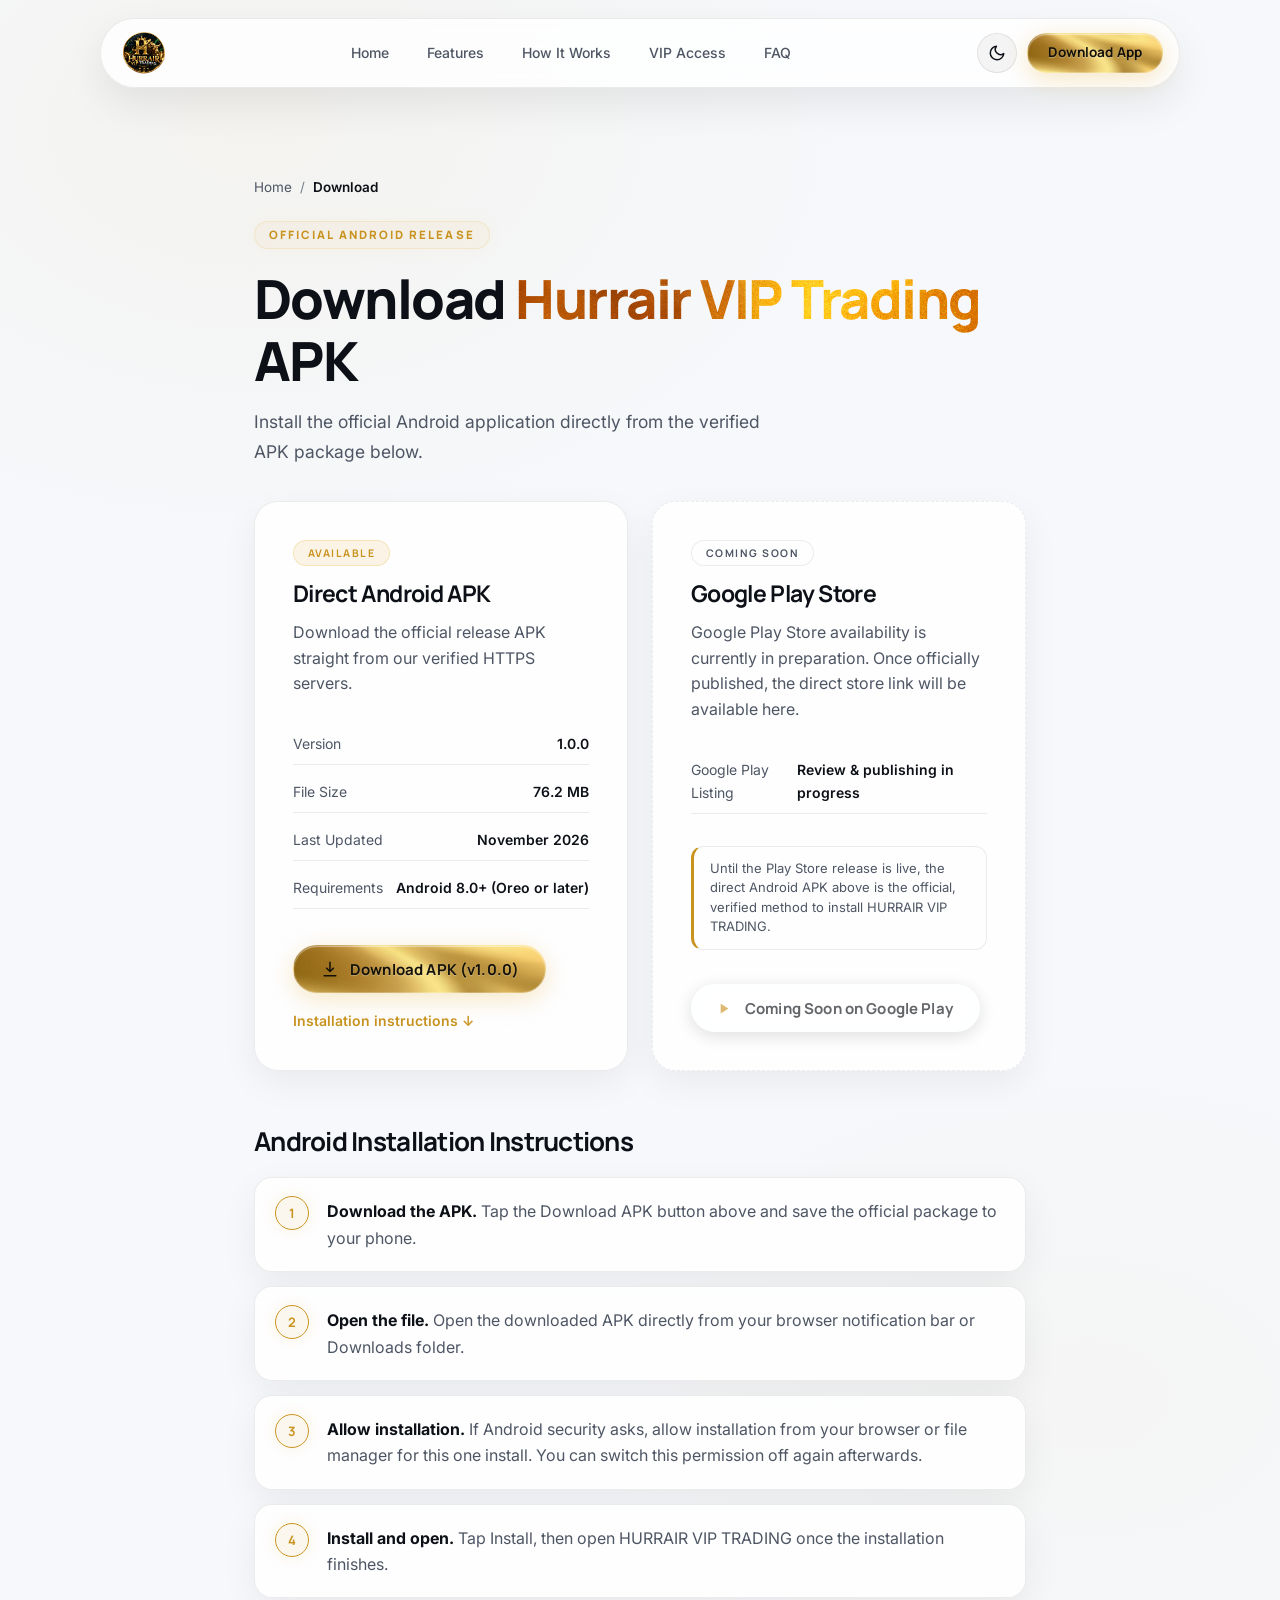
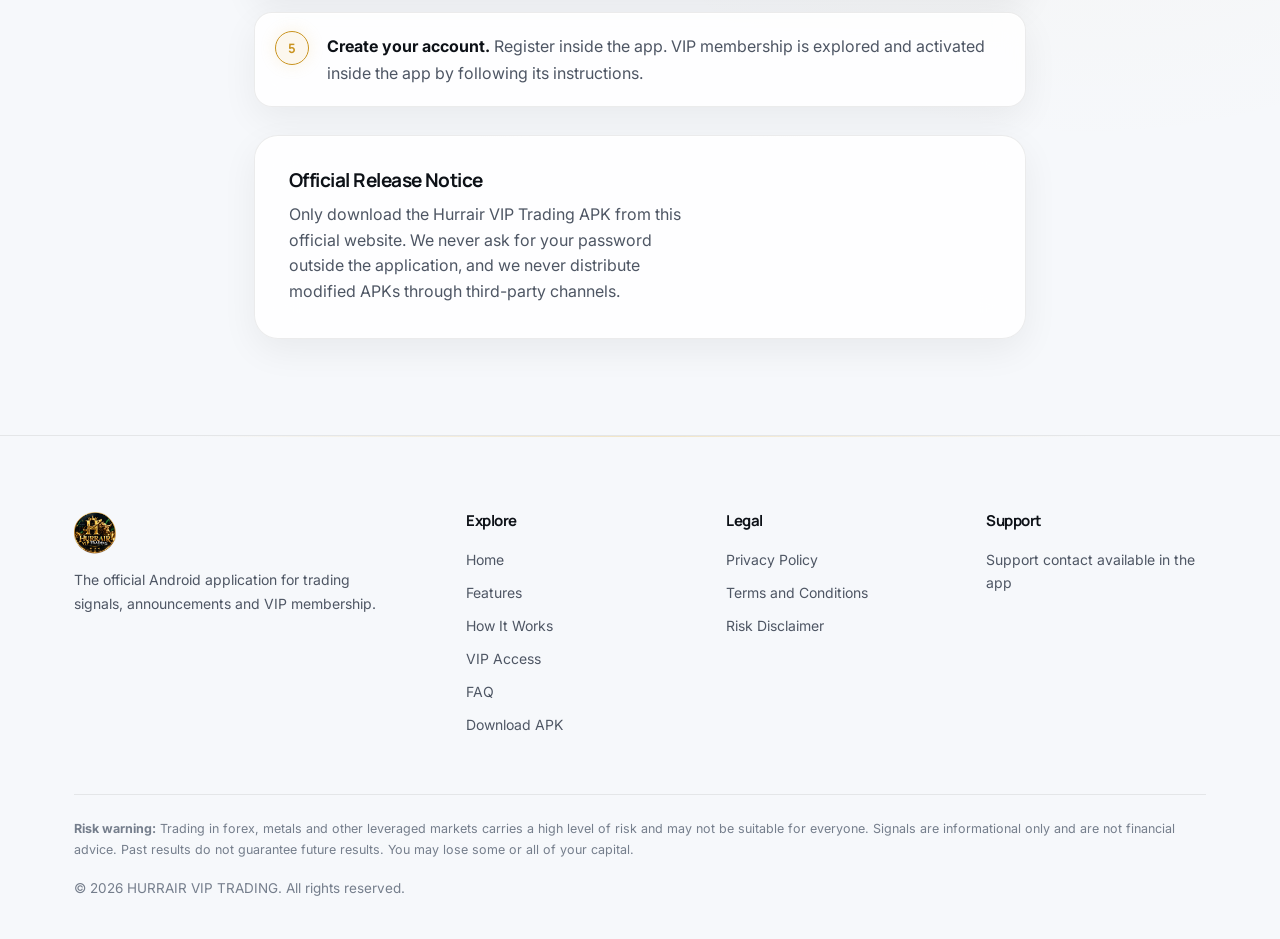
<file: site/download/index.html>
<!DOCTYPE html>
<html lang="en">
<head>
<meta charset="utf-8">
<meta name="viewport" content="width=device-width, initial-scale=1">
<title>Hurrair VIP Trading APK Download | Official Android App</title>
<meta name="description" content="Download the official Hurrair VIP Trading APK for Android. Follow our installation guide, register your account and get started with the application.">
<meta name="robots" content="index, follow, max-image-preview:large, max-snippet:-1, max-video-preview:-1">
<meta name="theme-color" content="#06080A">
<link rel="canonical" href="https://www.example.com/download/">
<link rel="icon" href="/assets/logo.PNG" type="image/png">
<link rel="shortcut icon" href="/assets/logo.PNG" type="image/png">
<link rel="apple-touch-icon" href="/assets/logo.PNG">

<!-- Open Graph -->
<meta property="og:type" content="website">
<meta property="og:site_name" content="Hurrair VIP Trading">
<meta property="og:title" content="Hurrair VIP Trading APK Download | Official Android App">
<meta property="og:description" content="Download the official Hurrair VIP Trading APK for Android. Follow our installation guide, register your account and get started with the application.">
<meta property="og:url" content="https://www.example.com/download/">
<meta property="og:image" content="https://www.example.com/assets/og-image.png">
<meta property="og:image:width" content="1200">
<meta property="og:image:height" content="630">
<meta property="og:image:alt" content="Hurrair VIP Trading Official Android APK Download">
<meta property="og:locale" content="en_US">

<!-- Twitter / X -->
<meta name="twitter:card" content="summary_large_image">
<meta name="twitter:title" content="Hurrair VIP Trading APK Download | Official Android App">
<meta name="twitter:description" content="Download the official Hurrair VIP Trading APK for Android. Follow our installation guide, register your account and get started with the application.">
<meta name="twitter:image" content="https://www.example.com/assets/og-image.png">

<!-- Fonts & Stylesheet -->
<link rel="preconnect" href="https://fonts.googleapis.com">
<link rel="preconnect" href="https://fonts.gstatic.com" crossorigin>
<link href="https://fonts.googleapis.com/css2?family=Inter:wght@400;500;600&family=Manrope:wght@600;700;800&display=swap" rel="stylesheet">
<link rel="stylesheet" href="/assets/css/style.css">

<!-- Theme Bootstrap (Zero-Flicker) -->
<script>(function(){var t=localStorage.getItem('hurrair-theme')||(window.matchMedia&&window.matchMedia('(prefers-color-scheme: light)').matches?'light':'dark');if(t==='light')document.documentElement.setAttribute('data-theme','light');})();</script>

<!-- Structured Data (JSON-LD) -->
<script type="application/ld+json">
[
  {
    "@context": "https://schema.org",
    "@type": "BreadcrumbList",
    "itemListElement": [
      {
        "@type": "ListItem",
        "position": 1,
        "name": "Home",
        "item": "https://www.example.com/"
      },
      {
        "@type": "ListItem",
        "position": 2,
        "name": "Download APK",
        "item": "https://www.example.com/download/"
      }
    ]
  },
  {
    "@context": "https://schema.org",
    "@type": "SoftwareApplication",
    "@id": "https://www.example.com/download/#application",
    "name": "Hurrair VIP Trading",
    "operatingSystem": "Android 8.0+",
    "applicationCategory": "FinanceApplication",
    "softwareVersion": "1.0.0",
    "fileSize": "76.2MB",
    "downloadUrl": "https://www.example.com/apk/hurrair-vip-trading.apk",
    "offers": {
      "@type": "Offer",
      "price": "0",
      "priceCurrency": "USD"
    }
  },
  {
    "@context": "https://schema.org",
    "@type": "HowTo",
    "name": "How to Install Hurrair VIP Trading APK on Android",
    "description": "Step-by-step guide to download and install the official Hurrair VIP Trading Android application on your smartphone.",
    "step": [
      {
        "@type": "HowToStep",
        "position": 1,
        "name": "Download the APK",
        "text": "Tap Download APK and save the official release file to your Android phone."
      },
      {
        "@type": "HowToStep",
        "position": 2,
        "name": "Open the downloaded file",
        "text": "Open the downloaded APK from your notification drawer or Downloads folder."
      },
      {
        "@type": "HowToStep",
        "position": 3,
        "name": "Allow installation",
        "text": "If prompted by Android security, allow installation from your browser or file manager for this one-time install."
      },
      {
        "@type": "HowToStep",
        "position": 4,
        "name": "Install and open",
        "text": "Tap Install, then open Hurrair VIP Trading once installation completes."
      },
      {
        "@type": "HowToStep",
        "position": 5,
        "name": "Create your account",
        "text": "Register inside the app to access live trading signals and dashboard features."
      }
    ]
  }
]
</script>
</head>
<body>
<a class="skip" href="#main">Skip to content</a>

<div class="nav-wrap">
  <header class="nav">
    <div class="nav-in">
      <a class="brand" href="/" aria-label="Hurrair VIP Trading home">
        <img src="/assets/logo.PNG" alt="Hurrair VIP Trading Official Logo" class="brand-logo" width="160" height="42">
      </a>
      <nav id="menu" aria-label="Primary">
        <a href="/">Home</a>
        <a href="/#features">Features</a>
        <a href="/#how-it-works">How It Works</a>
        <a href="/#vip-access">VIP Access</a>
        <a href="/#faq">FAQ</a>
        <a class="btn btn-gold mob-only" href="/download/">Download App</a>
      </nav>
      <!-- Right Actions: Theme Toggle & CTA -->
      <div class="nav-actions">
        <button class="theme-toggle" id="theme-toggle" aria-label="Toggle light or dark theme" title="Toggle theme">
          <svg class="sun-icon" viewBox="0 0 24 24"><circle cx="12" cy="12" r="5"/><path d="M12 1v2M12 21v2M4.22 4.22l1.42 1.42M18.36 18.36l1.42 1.42M1 12h2M21 12h2M4.22 19.78l1.42-1.42M18.36 5.64l1.42-1.42"/></svg>
          <svg class="moon-icon" viewBox="0 0 24 24"><path d="M21 12.79A9 9 0 1 1 11.21 3 7 7 0 0 0 21 12.79z"/></svg>
        </button>
        <div class="nav-cta desk-only">
          <a class="btn btn-gold active" href="/download/">Download App</a>
        </div>
        <button class="burger" id="burger" aria-label="Open menu" aria-expanded="false" aria-controls="menu">
          <i></i><i></i>
        </button>
      </div>
    </div>
  </header>
</div>

<main id="main">
<section class="sec page-top">
  <div class="wrap narrow">
    <nav class="breadcrumbs" aria-label="Breadcrumb">
      <a href="/">Home</a>
      <span aria-hidden="true">/</span>
      <span aria-current="page">Download</span>
    </nav>

    <span class="eyebrow">OFFICIAL ANDROID RELEASE</span>
    <h1 class="h1s">Download <em>Hurrair VIP Trading</em> APK</h1>
    <p class="lead">Install the official Android application directly from the verified APK package below.</p>

    <div class="dl-grid">
      <div class="dl-card main">
        <span class="status ok">AVAILABLE</span>
        <h3>Direct Android APK</h3>
        <p>Download the official release APK straight from our verified HTTPS servers.</p>
        <ul class="meta" data-apk-meta>
          <li><span>Version</span><b>1.0.0</b></li>
          <li><span>File Size</span><b>76.2 MB</b></li>
          <li><span>Last Updated</span><b>November 2026</b></li>
          <li><span>Requirements</span><b>Android 8.0+ (Oreo or later)</b></li>
        </ul>
        <div class="dl-actions">
          <a class="btn btn-gold" data-apk href="/apk/hurrair-vip-trading.apk" download="Hurrair-VIP-Trading.apk">
            <span class="ico"><svg viewBox="0 0 24 24"><path d="M12 4v11m0 0l-4-4m4 4l4-4M5 20h14"/></svg></span>
            Download APK (v1.0.0)
          </a>
          <a class="dl-inst-link" href="#instructions">Installation instructions &darr;</a>
        </div>
      </div>
      <div class="dl-card soon">
        <span class="status soon-pill">COMING SOON</span>
        <h3>Google Play Store</h3>
        <p>Google Play Store availability is currently in preparation. Once officially published, the direct store link will be available here.</p>
        <ul class="meta">
          <li><span>Google Play Listing</span><b>Review &amp; publishing in progress</b></li>
        </ul>
        <div class="dl-notice-box">
          <p>Until the Play Store release is live, the direct Android APK above is the official, verified method to install HURRAIR VIP TRADING.</p>
        </div>
        <div class="dl-actions">
          <span class="btn btn-ghost disabled">
            <span class="ico-play"><svg viewBox="0 0 24 24"><path d="M5 3l14 9-14 9V3z"/></svg></span>
            Coming Soon on Google Play
          </span>
        </div>
      </div>
    </div>

    <h2 class="h2s" id="instructions">Android Installation Instructions</h2>
    <ol class="inst">
      <li><b>Download the APK.</b> Tap the Download APK button above and save the official package to your phone.</li>
      <li><b>Open the file.</b> Open the downloaded APK directly from your browser notification bar or Downloads folder.</li>
      <li><b>Allow installation.</b> If Android security asks, allow installation from your browser or file manager for this one install. You can switch this permission off again afterwards.</li>
      <li><b>Install and open.</b> Tap Install, then open HURRAIR VIP TRADING once the installation finishes.</li>
      <li><b>Create your account.</b> Register inside the app. VIP membership is explored and activated inside the app by following its instructions.</li>
    </ol>

    <div class="card notice">
      <h3>Official Release Notice</h3>
      <p>Only download the Hurrair VIP Trading APK from this official website. We never ask for your password outside the application, and we never distribute modified APKs through third-party channels.</p>
    </div>
  </div>
</section>
</main>

<footer class="foot">
  <div class="wrap foot-grid">
    <div>
      <a class="brand" href="/" aria-label="Hurrair VIP Trading home">
        <img src="/assets/logo.PNG" alt="Hurrair VIP Trading Official Logo" class="brand-logo" width="160" height="42">
      </a>
      <p class="muted">The official Android application for trading signals, announcements and VIP membership.</p>
    </div>
    <div>
      <h4>Explore</h4>
      <a href="/">Home</a>
      <a href="/#features">Features</a>
      <a href="/#how-it-works">How It Works</a>
      <a href="/#vip-access">VIP Access</a>
      <a href="/#faq">FAQ</a>
      <a href="/download/">Download APK</a>
    </div>
    <div>
      <h4>Legal</h4>
      <a href="/privacy-policy/">Privacy Policy</a>
      <a href="/terms/">Terms and Conditions</a>
      <a href="/risk-disclaimer/">Risk Disclaimer</a>
    </div>
    <div>
      <h4>Support</h4>
      <a data-support-link href="#">Contact support</a>
    </div>
  </div>
  <div class="wrap">
    <p class="risk"><b>Risk warning:</b> Trading in forex, metals and other leveraged markets carries a high level of risk and may not be suitable for everyone. Signals are informational only and are not financial advice. Past results do not guarantee future results. You may lose some or all of your capital.</p>
    <p class="muted small">&copy; <span id="yr">2026</span> HURRAIR VIP TRADING. All rights reserved.</p>
  </div>
</footer>
<script src="/assets/js/config.js"></script>
<script src="/assets/js/main.js"></script>
</body>
</html>
</file>
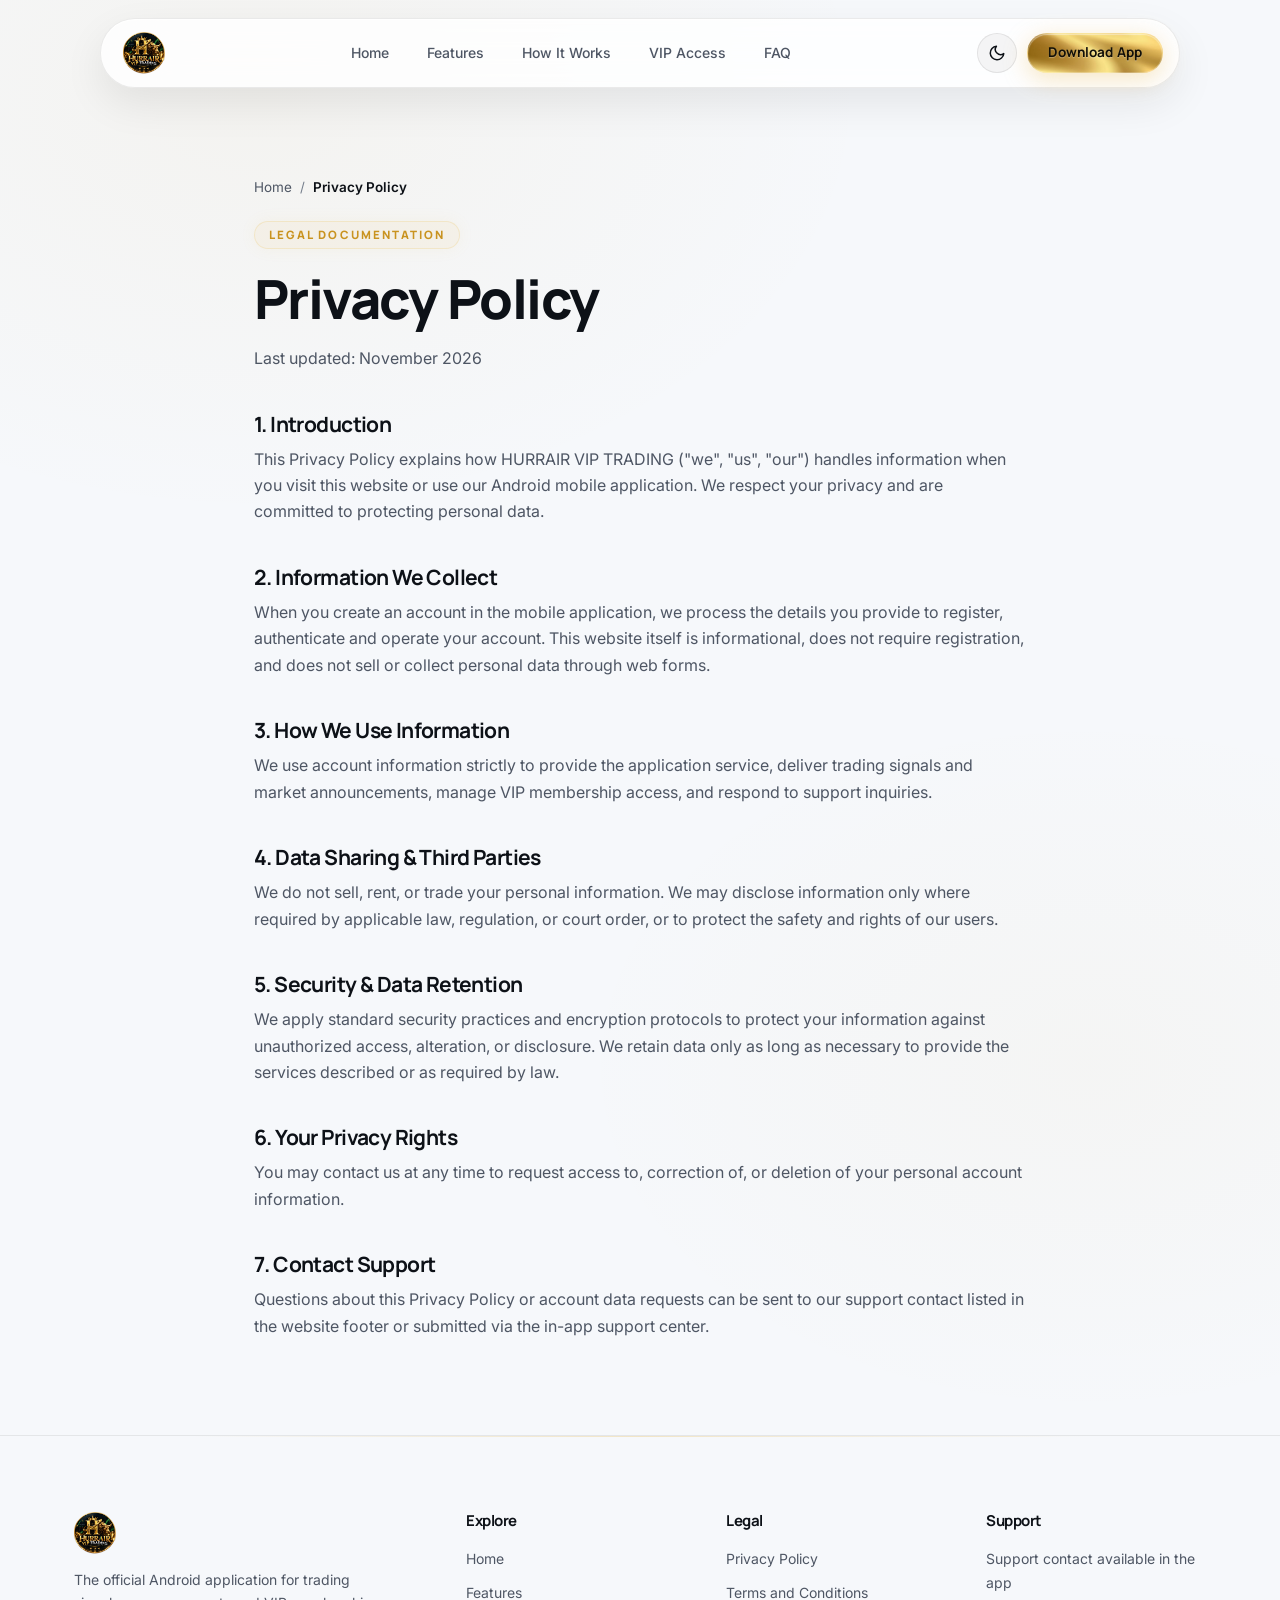
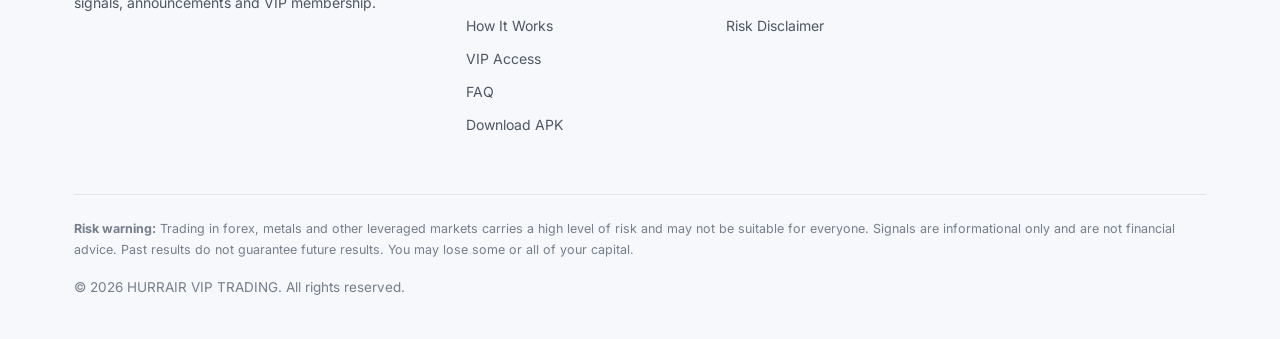
<file: site/privacy-policy/index.html>
<!DOCTYPE html>
<html lang="en">
<head>
<meta charset="utf-8">
<meta name="viewport" content="width=device-width, initial-scale=1">
<title>Privacy Policy | Hurrair VIP Trading</title>
<meta name="description" content="Privacy Policy for the Hurrair VIP Trading application and website. Learn how we handle account data, information security and user privacy.">
<meta name="robots" content="index, follow, max-image-preview:large, max-snippet:-1, max-video-preview:-1">
<meta name="theme-color" content="#06080A">
<link rel="canonical" href="https://www.example.com/privacy-policy/">
<link rel="icon" href="/assets/logo.PNG" type="image/png">
<link rel="shortcut icon" href="/assets/logo.PNG" type="image/png">
<link rel="apple-touch-icon" href="/assets/logo.PNG">

<!-- Open Graph -->
<meta property="og:type" content="website">
<meta property="og:site_name" content="Hurrair VIP Trading">
<meta property="og:title" content="Privacy Policy | Hurrair VIP Trading">
<meta property="og:description" content="Privacy Policy for the Hurrair VIP Trading application and website. Learn how we handle account data, information security and user privacy.">
<meta property="og:url" content="https://www.example.com/privacy-policy/">
<meta property="og:image" content="https://www.example.com/assets/og-image.png">
<meta property="og:image:width" content="1200">
<meta property="og:image:height" content="630">
<meta property="og:image:alt" content="Hurrair VIP Trading Privacy Policy">
<meta property="og:locale" content="en_US">

<!-- Twitter / X -->
<meta name="twitter:card" content="summary_large_image">
<meta name="twitter:title" content="Privacy Policy | Hurrair VIP Trading">
<meta name="twitter:description" content="Privacy Policy for the Hurrair VIP Trading application and website. Learn how we handle account data, information security and user privacy.">
<meta name="twitter:image" content="https://www.example.com/assets/og-image.png">

<!-- Fonts & Stylesheet -->
<link rel="preconnect" href="https://fonts.googleapis.com">
<link rel="preconnect" href="https://fonts.gstatic.com" crossorigin>
<link href="https://fonts.googleapis.com/css2?family=Inter:wght@400;500;600&family=Manrope:wght@600;700;800&display=swap" rel="stylesheet">
<link rel="stylesheet" href="/assets/css/style.css">

<!-- Theme Bootstrap (Zero-Flicker) -->
<script>(function(){var t=localStorage.getItem('hurrair-theme')||(window.matchMedia&&window.matchMedia('(prefers-color-scheme: light)').matches?'light':'dark');if(t==='light')document.documentElement.setAttribute('data-theme','light');})();</script>

<!-- Structured Data (JSON-LD) -->
<script type="application/ld+json">
[
  {
    "@context": "https://schema.org",
    "@type": "BreadcrumbList",
    "itemListElement": [
      {
        "@type": "ListItem",
        "position": 1,
        "name": "Home",
        "item": "https://www.example.com/"
      },
      {
        "@type": "ListItem",
        "position": 2,
        "name": "Privacy Policy",
        "item": "https://www.example.com/privacy-policy/"
      }
    ]
  },
  {
    "@context": "https://schema.org",
    "@type": "WebPage",
    "@id": "https://www.example.com/privacy-policy/#webpage",
    "url": "https://www.example.com/privacy-policy/",
    "name": "Privacy Policy | Hurrair VIP Trading",
    "description": "Privacy Policy for the Hurrair VIP Trading application and website. Learn how we handle account data, information security and user privacy.",
    "isPartOf": {
      "@type": "WebSite",
      "name": "Hurrair VIP Trading",
      "url": "https://www.example.com/"
    }
  }
]
</script>
</head>
<body>
<a class="skip" href="#main">Skip to content</a>

<div class="nav-wrap">
  <header class="nav">
    <div class="nav-in">
      <a class="brand" href="/" aria-label="Hurrair VIP Trading home">
        <img src="/assets/logo.PNG" alt="Hurrair VIP Trading Official Logo" class="brand-logo" width="160" height="42">
      </a>
      <nav id="menu" aria-label="Primary">
        <a href="/">Home</a>
        <a href="/#features">Features</a>
        <a href="/#how-it-works">How It Works</a>
        <a href="/#vip-access">VIP Access</a>
        <a href="/#faq">FAQ</a>
        <a class="btn btn-gold mob-only" href="/download/">Download App</a>
      </nav>
      <!-- Right Actions: Theme Toggle & CTA -->
      <div class="nav-actions">
        <button class="theme-toggle" id="theme-toggle" aria-label="Toggle light or dark theme" title="Toggle theme">
          <svg class="sun-icon" viewBox="0 0 24 24"><circle cx="12" cy="12" r="5"/><path d="M12 1v2M12 21v2M4.22 4.22l1.42 1.42M18.36 18.36l1.42 1.42M1 12h2M21 12h2M4.22 19.78l1.42-1.42M18.36 5.64l1.42-1.42"/></svg>
          <svg class="moon-icon" viewBox="0 0 24 24"><path d="M21 12.79A9 9 0 1 1 11.21 3 7 7 0 0 0 21 12.79z"/></svg>
        </button>
        <div class="nav-cta desk-only">
          <a class="btn btn-gold" href="/download/">Download App</a>
        </div>
        <button class="burger" id="burger" aria-label="Open menu" aria-expanded="false" aria-controls="menu">
          <i></i><i></i>
        </button>
      </div>
    </div>
  </header>
</div>

<main id="main">
<section class="sec page-top">
  <div class="wrap narrow legal">
    <nav class="breadcrumbs" aria-label="Breadcrumb">
      <a href="/">Home</a>
      <span aria-hidden="true">/</span>
      <span aria-current="page">Privacy Policy</span>
    </nav>

    <span class="eyebrow">LEGAL DOCUMENTATION</span>
    <h1 class="h1s">Privacy Policy</h1>
    <p class="muted">Last updated: <span data-legal-date></span></p>

    <h2>1. Introduction</h2>
    <p>This Privacy Policy explains how HURRAIR VIP TRADING ("we", "us", "our") handles information when you visit this website or use our Android mobile application. We respect your privacy and are committed to protecting personal data.</p>

    <h2>2. Information We Collect</h2>
    <p>When you create an account in the mobile application, we process the details you provide to register, authenticate and operate your account. This website itself is informational, does not require registration, and does not sell or collect personal data through web forms.</p>

    <h2>3. How We Use Information</h2>
    <p>We use account information strictly to provide the application service, deliver trading signals and market announcements, manage VIP membership access, and respond to support inquiries.</p>

    <h2>4. Data Sharing &amp; Third Parties</h2>
    <p>We do not sell, rent, or trade your personal information. We may disclose information only where required by applicable law, regulation, or court order, or to protect the safety and rights of our users.</p>

    <h2>5. Security &amp; Data Retention</h2>
    <p>We apply standard security practices and encryption protocols to protect your information against unauthorized access, alteration, or disclosure. We retain data only as long as necessary to provide the services described or as required by law.</p>

    <h2>6. Your Privacy Rights</h2>
    <p>You may contact us at any time to request access to, correction of, or deletion of your personal account information.</p>

    <h2>7. Contact Support</h2>
    <p>Questions about this Privacy Policy or account data requests can be sent to our support contact listed in the website footer or submitted via the in-app support center.</p>
  </div>
</section>
</main>

<footer class="foot">
  <div class="wrap foot-grid">
    <div>
      <a class="brand" href="/" aria-label="Hurrair VIP Trading home">
        <img src="/assets/logo.PNG" alt="Hurrair VIP Trading Official Logo" class="brand-logo" width="160" height="42">
      </a>
      <p class="muted">The official Android application for trading signals, announcements and VIP membership.</p>
    </div>
    <div>
      <h4>Explore</h4>
      <a href="/">Home</a>
      <a href="/#features">Features</a>
      <a href="/#how-it-works">How It Works</a>
      <a href="/#vip-access">VIP Access</a>
      <a href="/#faq">FAQ</a>
      <a href="/download/">Download APK</a>
    </div>
    <div>
      <h4>Legal</h4>
      <a href="/privacy-policy/">Privacy Policy</a>
      <a href="/terms/">Terms and Conditions</a>
      <a href="/risk-disclaimer/">Risk Disclaimer</a>
    </div>
    <div>
      <h4>Support</h4>
      <a data-support-link href="#">Contact support</a>
    </div>
  </div>
  <div class="wrap">
    <p class="risk"><b>Risk warning:</b> Trading in forex, metals and other leveraged markets carries a high level of risk and may not be suitable for everyone. Signals are informational only and are not financial advice. Past results do not guarantee future results. You may lose some or all of your capital.</p>
    <p class="muted small">&copy; <span id="yr">2026</span> HURRAIR VIP TRADING. All rights reserved.</p>
  </div>
</footer>
<script src="/assets/js/config.js"></script>
<script src="/assets/js/main.js"></script>
</body>
</html>
</file>
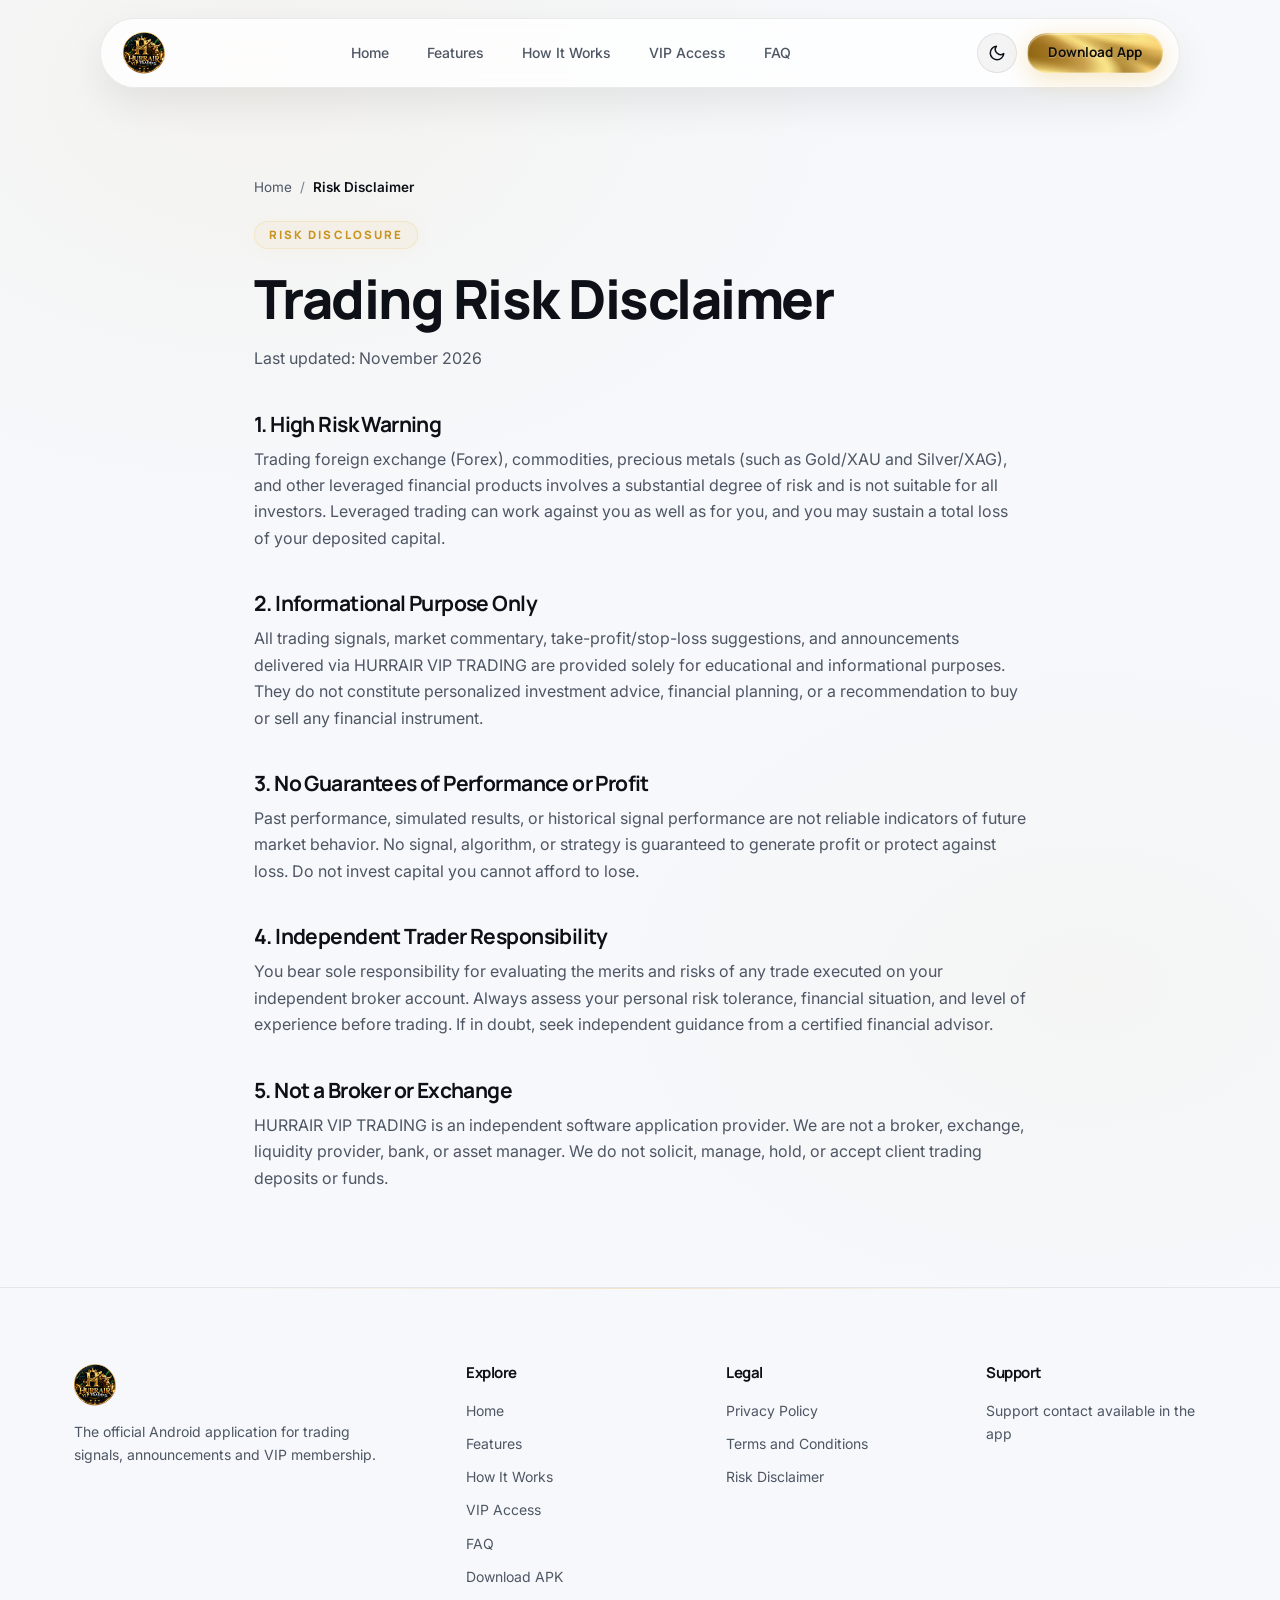
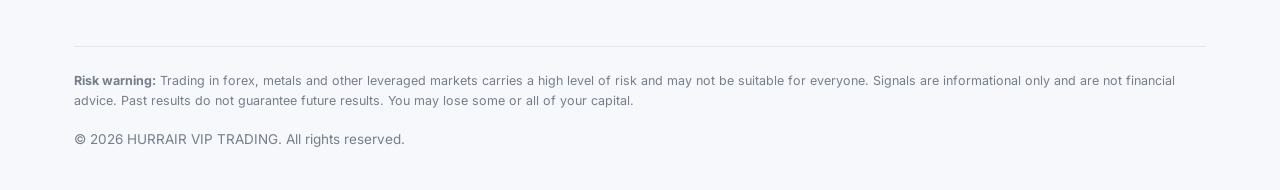
<file: site/risk-disclaimer/index.html>
<!DOCTYPE html>
<html lang="en">
<head>
<meta charset="utf-8">
<meta name="viewport" content="width=device-width, initial-scale=1">
<title>Trading Risk Disclaimer | Hurrair VIP Trading</title>
<meta name="description" content="Trading risk disclaimer for Hurrair VIP Trading. Important notice on leveraged trading risk, informational signals and financial responsibility.">
<meta name="robots" content="index, follow, max-image-preview:large, max-snippet:-1, max-video-preview:-1">
<meta name="theme-color" content="#06080A">
<link rel="canonical" href="https://www.example.com/risk-disclaimer/">
<link rel="icon" href="/assets/logo.PNG" type="image/png">
<link rel="shortcut icon" href="/assets/logo.PNG" type="image/png">
<link rel="apple-touch-icon" href="/assets/logo.PNG">

<!-- Open Graph -->
<meta property="og:type" content="website">
<meta property="og:site_name" content="Hurrair VIP Trading">
<meta property="og:title" content="Trading Risk Disclaimer | Hurrair VIP Trading">
<meta property="og:description" content="Trading risk disclaimer for Hurrair VIP Trading. Important notice on leveraged trading risk, informational signals and financial responsibility.">
<meta property="og:url" content="https://www.example.com/risk-disclaimer/">
<meta property="og:image" content="https://www.example.com/assets/og-image.png">
<meta property="og:image:width" content="1200">
<meta property="og:image:height" content="630">
<meta property="og:image:alt" content="Hurrair VIP Trading Risk Disclaimer">
<meta property="og:locale" content="en_US">

<!-- Twitter / X -->
<meta name="twitter:card" content="summary_large_image">
<meta name="twitter:title" content="Trading Risk Disclaimer | Hurrair VIP Trading">
<meta name="twitter:description" content="Trading risk disclaimer for Hurrair VIP Trading. Important notice on leveraged trading risk, informational signals and financial responsibility.">
<meta name="twitter:image" content="https://www.example.com/assets/og-image.png">

<!-- Fonts & Stylesheet -->
<link rel="preconnect" href="https://fonts.googleapis.com">
<link rel="preconnect" href="https://fonts.gstatic.com" crossorigin>
<link href="https://fonts.googleapis.com/css2?family=Inter:wght@400;500;600&family=Manrope:wght@600;700;800&display=swap" rel="stylesheet">
<link rel="stylesheet" href="/assets/css/style.css">

<!-- Theme Bootstrap (Zero-Flicker) -->
<script>(function(){var t=localStorage.getItem('hurrair-theme')||(window.matchMedia&&window.matchMedia('(prefers-color-scheme: light)').matches?'light':'dark');if(t==='light')document.documentElement.setAttribute('data-theme','light');})();</script>

<!-- Structured Data (JSON-LD) -->
<script type="application/ld+json">
[
  {
    "@context": "https://schema.org",
    "@type": "BreadcrumbList",
    "itemListElement": [
      {
        "@type": "ListItem",
        "position": 1,
        "name": "Home",
        "item": "https://www.example.com/"
      },
      {
        "@type": "ListItem",
        "position": 2,
        "name": "Risk Disclaimer",
        "item": "https://www.example.com/risk-disclaimer/"
      }
    ]
  },
  {
    "@context": "https://schema.org",
    "@type": "WebPage",
    "@id": "https://www.example.com/risk-disclaimer/#webpage",
    "url": "https://www.example.com/risk-disclaimer/",
    "name": "Trading Risk Disclaimer | Hurrair VIP Trading",
    "description": "Trading risk disclaimer for Hurrair VIP Trading. Important notice on leveraged trading risk, informational signals and financial responsibility.",
    "isPartOf": {
      "@type": "WebSite",
      "name": "Hurrair VIP Trading",
      "url": "https://www.example.com/"
    }
  }
]
</script>
</head>
<body>
<a class="skip" href="#main">Skip to content</a>

<div class="nav-wrap">
  <header class="nav">
    <div class="nav-in">
      <a class="brand" href="/" aria-label="Hurrair VIP Trading home">
        <img src="/assets/logo.PNG" alt="Hurrair VIP Trading Official Logo" class="brand-logo" width="160" height="42">
      </a>
      <nav id="menu" aria-label="Primary">
        <a href="/">Home</a>
        <a href="/#features">Features</a>
        <a href="/#how-it-works">How It Works</a>
        <a href="/#vip-access">VIP Access</a>
        <a href="/#faq">FAQ</a>
        <a class="btn btn-gold mob-only" href="/download/">Download App</a>
      </nav>
      <!-- Right Actions: Theme Toggle & CTA -->
      <div class="nav-actions">
        <button class="theme-toggle" id="theme-toggle" aria-label="Toggle light or dark theme" title="Toggle theme">
          <svg class="sun-icon" viewBox="0 0 24 24"><circle cx="12" cy="12" r="5"/><path d="M12 1v2M12 21v2M4.22 4.22l1.42 1.42M18.36 18.36l1.42 1.42M1 12h2M21 12h2M4.22 19.78l1.42-1.42M18.36 5.64l1.42-1.42"/></svg>
          <svg class="moon-icon" viewBox="0 0 24 24"><path d="M21 12.79A9 9 0 1 1 11.21 3 7 7 0 0 0 21 12.79z"/></svg>
        </button>
        <div class="nav-cta desk-only">
          <a class="btn btn-gold" href="/download/">Download App</a>
        </div>
        <button class="burger" id="burger" aria-label="Open menu" aria-expanded="false" aria-controls="menu">
          <i></i><i></i>
        </button>
      </div>
    </div>
  </header>
</div>

<main id="main">
<section class="sec page-top">
  <div class="wrap narrow legal">
    <nav class="breadcrumbs" aria-label="Breadcrumb">
      <a href="/">Home</a>
      <span aria-hidden="true">/</span>
      <span aria-current="page">Risk Disclaimer</span>
    </nav>

    <span class="eyebrow">RISK DISCLOSURE</span>
    <h1 class="h1s">Trading Risk Disclaimer</h1>
    <p class="muted">Last updated: <span data-legal-date></span></p>

    <h2>1. High Risk Warning</h2>
    <p>Trading foreign exchange (Forex), commodities, precious metals (such as Gold/XAU and Silver/XAG), and other leveraged financial products involves a substantial degree of risk and is not suitable for all investors. Leveraged trading can work against you as well as for you, and you may sustain a total loss of your deposited capital.</p>

    <h2>2. Informational Purpose Only</h2>
    <p>All trading signals, market commentary, take-profit/stop-loss suggestions, and announcements delivered via HURRAIR VIP TRADING are provided solely for educational and informational purposes. They do not constitute personalized investment advice, financial planning, or a recommendation to buy or sell any financial instrument.</p>

    <h2>3. No Guarantees of Performance or Profit</h2>
    <p>Past performance, simulated results, or historical signal performance are not reliable indicators of future market behavior. No signal, algorithm, or strategy is guaranteed to generate profit or protect against loss. Do not invest capital you cannot afford to lose.</p>

    <h2>4. Independent Trader Responsibility</h2>
    <p>You bear sole responsibility for evaluating the merits and risks of any trade executed on your independent broker account. Always assess your personal risk tolerance, financial situation, and level of experience before trading. If in doubt, seek independent guidance from a certified financial advisor.</p>

    <h2>5. Not a Broker or Exchange</h2>
    <p>HURRAIR VIP TRADING is an independent software application provider. We are not a broker, exchange, liquidity provider, bank, or asset manager. We do not solicit, manage, hold, or accept client trading deposits or funds.</p>
  </div>
</section>
</main>

<footer class="foot">
  <div class="wrap foot-grid">
    <div>
      <a class="brand" href="/" aria-label="Hurrair VIP Trading home">
        <img src="/assets/logo.PNG" alt="Hurrair VIP Trading Official Logo" class="brand-logo" width="160" height="42">
      </a>
      <p class="muted">The official Android application for trading signals, announcements and VIP membership.</p>
    </div>
    <div>
      <h4>Explore</h4>
      <a href="/">Home</a>
      <a href="/#features">Features</a>
      <a href="/#how-it-works">How It Works</a>
      <a href="/#vip-access">VIP Access</a>
      <a href="/#faq">FAQ</a>
      <a href="/download/">Download APK</a>
    </div>
    <div>
      <h4>Legal</h4>
      <a href="/privacy-policy/">Privacy Policy</a>
      <a href="/terms/">Terms and Conditions</a>
      <a href="/risk-disclaimer/">Risk Disclaimer</a>
    </div>
    <div>
      <h4>Support</h4>
      <a data-support-link href="#">Contact support</a>
    </div>
  </div>
  <div class="wrap">
    <p class="risk"><b>Risk warning:</b> Trading in forex, metals and other leveraged markets carries a high level of risk and may not be suitable for everyone. Signals are informational only and are not financial advice. Past results do not guarantee future results. You may lose some or all of your capital.</p>
    <p class="muted small">&copy; <span id="yr">2026</span> HURRAIR VIP TRADING. All rights reserved.</p>
  </div>
</footer>
<script src="/assets/js/config.js"></script>
<script src="/assets/js/main.js"></script>
</body>
</html>
</file>
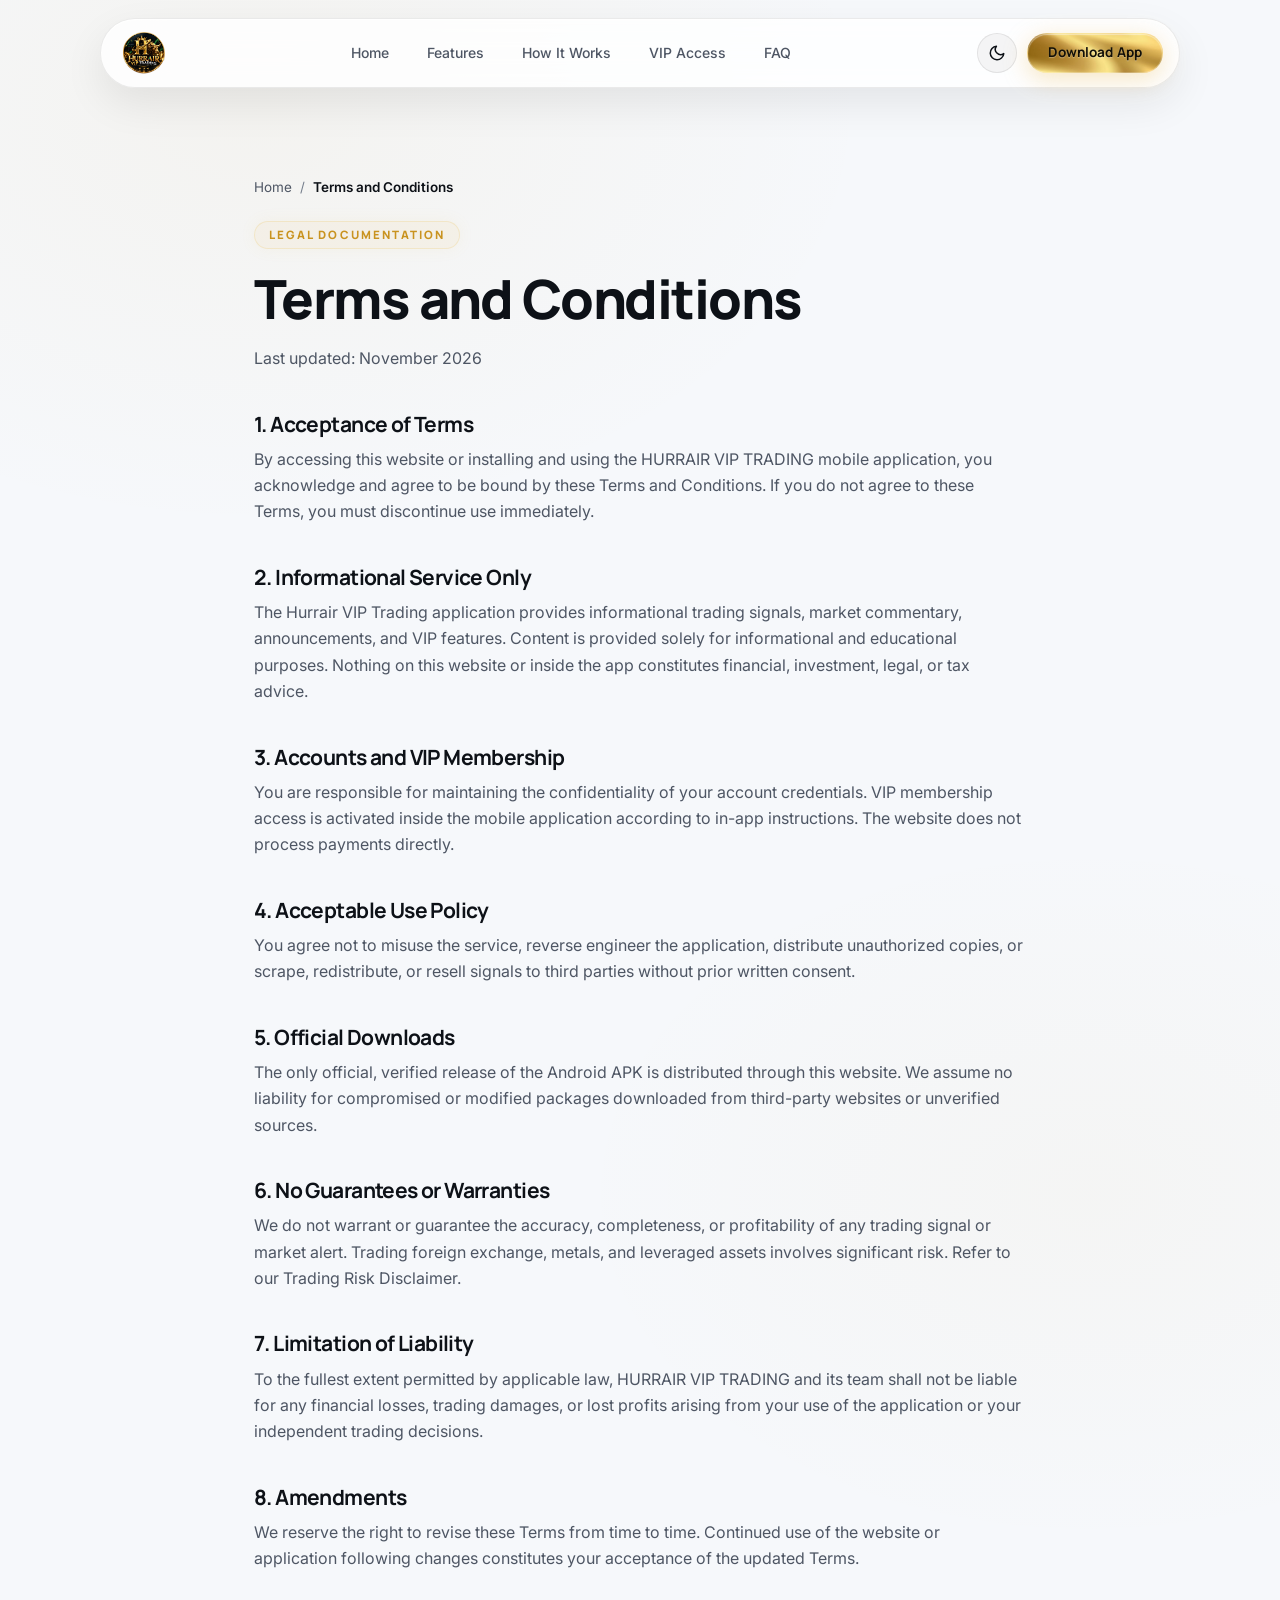
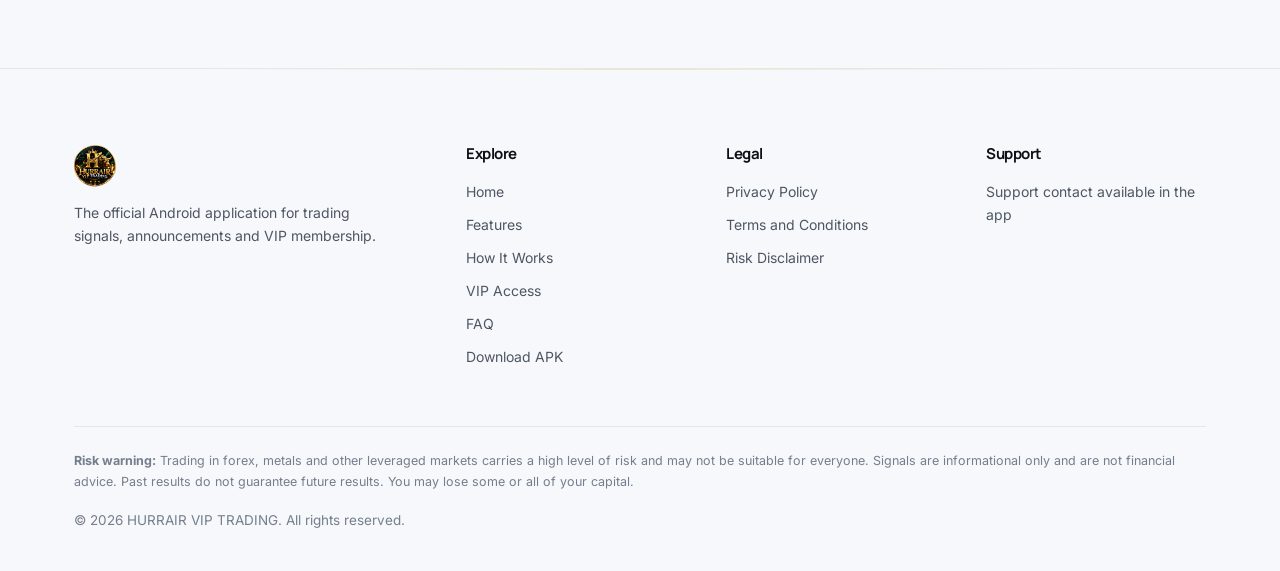
<file: site/terms/index.html>
<!DOCTYPE html>
<html lang="en">
<head>
<meta charset="utf-8">
<meta name="viewport" content="width=device-width, initial-scale=1">
<title>Terms and Conditions | Hurrair VIP Trading</title>
<meta name="description" content="Terms and Conditions for using the Hurrair VIP Trading website and mobile application. Information on signal usage, accounts and membership.">
<meta name="robots" content="index, follow, max-image-preview:large, max-snippet:-1, max-video-preview:-1">
<meta name="theme-color" content="#06080A">
<link rel="canonical" href="https://www.example.com/terms/">
<link rel="icon" href="/assets/logo.PNG" type="image/png">
<link rel="shortcut icon" href="/assets/logo.PNG" type="image/png">
<link rel="apple-touch-icon" href="/assets/logo.PNG">

<!-- Open Graph -->
<meta property="og:type" content="website">
<meta property="og:site_name" content="Hurrair VIP Trading">
<meta property="og:title" content="Terms and Conditions | Hurrair VIP Trading">
<meta property="og:description" content="Terms and Conditions for using the Hurrair VIP Trading website and mobile application. Information on signal usage, accounts and membership.">
<meta property="og:url" content="https://www.example.com/terms/">
<meta property="og:image" content="https://www.example.com/assets/og-image.png">
<meta property="og:image:width" content="1200">
<meta property="og:image:height" content="630">
<meta property="og:image:alt" content="Hurrair VIP Trading Terms and Conditions">
<meta property="og:locale" content="en_US">

<!-- Twitter / X -->
<meta name="twitter:card" content="summary_large_image">
<meta name="twitter:title" content="Terms and Conditions | Hurrair VIP Trading">
<meta name="twitter:description" content="Terms and Conditions for using the Hurrair VIP Trading website and mobile application. Information on signal usage, accounts and membership.">
<meta name="twitter:image" content="https://www.example.com/assets/og-image.png">

<!-- Fonts & Stylesheet -->
<link rel="preconnect" href="https://fonts.googleapis.com">
<link rel="preconnect" href="https://fonts.gstatic.com" crossorigin>
<link href="https://fonts.googleapis.com/css2?family=Inter:wght@400;500;600&family=Manrope:wght@600;700;800&display=swap" rel="stylesheet">
<link rel="stylesheet" href="/assets/css/style.css">

<!-- Theme Bootstrap (Zero-Flicker) -->
<script>(function(){var t=localStorage.getItem('hurrair-theme')||(window.matchMedia&&window.matchMedia('(prefers-color-scheme: light)').matches?'light':'dark');if(t==='light')document.documentElement.setAttribute('data-theme','light');})();</script>

<!-- Structured Data (JSON-LD) -->
<script type="application/ld+json">
[
  {
    "@context": "https://schema.org",
    "@type": "BreadcrumbList",
    "itemListElement": [
      {
        "@type": "ListItem",
        "position": 1,
        "name": "Home",
        "item": "https://www.example.com/"
      },
      {
        "@type": "ListItem",
        "position": 2,
        "name": "Terms and Conditions",
        "item": "https://www.example.com/terms/"
      }
    ]
  },
  {
    "@context": "https://schema.org",
    "@type": "WebPage",
    "@id": "https://www.example.com/terms/#webpage",
    "url": "https://www.example.com/terms/",
    "name": "Terms and Conditions | Hurrair VIP Trading",
    "description": "Terms and Conditions for using the Hurrair VIP Trading website and mobile application. Information on signal usage, accounts and membership.",
    "isPartOf": {
      "@type": "WebSite",
      "name": "Hurrair VIP Trading",
      "url": "https://www.example.com/"
    }
  }
]
</script>
</head>
<body>
<a class="skip" href="#main">Skip to content</a>

<div class="nav-wrap">
  <header class="nav">
    <div class="nav-in">
      <a class="brand" href="/" aria-label="Hurrair VIP Trading home">
        <img src="/assets/logo.PNG" alt="Hurrair VIP Trading Official Logo" class="brand-logo" width="160" height="42">
      </a>
      <nav id="menu" aria-label="Primary">
        <a href="/">Home</a>
        <a href="/#features">Features</a>
        <a href="/#how-it-works">How It Works</a>
        <a href="/#vip-access">VIP Access</a>
        <a href="/#faq">FAQ</a>
        <a class="btn btn-gold mob-only" href="/download/">Download App</a>
      </nav>
      <!-- Right Actions: Theme Toggle & CTA -->
      <div class="nav-actions">
        <button class="theme-toggle" id="theme-toggle" aria-label="Toggle light or dark theme" title="Toggle theme">
          <svg class="sun-icon" viewBox="0 0 24 24"><circle cx="12" cy="12" r="5"/><path d="M12 1v2M12 21v2M4.22 4.22l1.42 1.42M18.36 18.36l1.42 1.42M1 12h2M21 12h2M4.22 19.78l1.42-1.42M18.36 5.64l1.42-1.42"/></svg>
          <svg class="moon-icon" viewBox="0 0 24 24"><path d="M21 12.79A9 9 0 1 1 11.21 3 7 7 0 0 0 21 12.79z"/></svg>
        </button>
        <div class="nav-cta desk-only">
          <a class="btn btn-gold" href="/download/">Download App</a>
        </div>
        <button class="burger" id="burger" aria-label="Open menu" aria-expanded="false" aria-controls="menu">
          <i></i><i></i>
        </button>
      </div>
    </div>
  </header>
</div>

<main id="main">
<section class="sec page-top">
  <div class="wrap narrow legal">
    <nav class="breadcrumbs" aria-label="Breadcrumb">
      <a href="/">Home</a>
      <span aria-hidden="true">/</span>
      <span aria-current="page">Terms and Conditions</span>
    </nav>

    <span class="eyebrow">LEGAL DOCUMENTATION</span>
    <h1 class="h1s">Terms and Conditions</h1>
    <p class="muted">Last updated: <span data-legal-date></span></p>

    <h2>1. Acceptance of Terms</h2>
    <p>By accessing this website or installing and using the HURRAIR VIP TRADING mobile application, you acknowledge and agree to be bound by these Terms and Conditions. If you do not agree to these Terms, you must discontinue use immediately.</p>

    <h2>2. Informational Service Only</h2>
    <p>The Hurrair VIP Trading application provides informational trading signals, market commentary, announcements, and VIP features. Content is provided solely for informational and educational purposes. Nothing on this website or inside the app constitutes financial, investment, legal, or tax advice.</p>

    <h2>3. Accounts and VIP Membership</h2>
    <p>You are responsible for maintaining the confidentiality of your account credentials. VIP membership access is activated inside the mobile application according to in-app instructions. The website does not process payments directly.</p>

    <h2>4. Acceptable Use Policy</h2>
    <p>You agree not to misuse the service, reverse engineer the application, distribute unauthorized copies, or scrape, redistribute, or resell signals to third parties without prior written consent.</p>

    <h2>5. Official Downloads</h2>
    <p>The only official, verified release of the Android APK is distributed through this website. We assume no liability for compromised or modified packages downloaded from third-party websites or unverified sources.</p>

    <h2>6. No Guarantees or Warranties</h2>
    <p>We do not warrant or guarantee the accuracy, completeness, or profitability of any trading signal or market alert. Trading foreign exchange, metals, and leveraged assets involves significant risk. Refer to our Trading Risk Disclaimer.</p>

    <h2>7. Limitation of Liability</h2>
    <p>To the fullest extent permitted by applicable law, HURRAIR VIP TRADING and its team shall not be liable for any financial losses, trading damages, or lost profits arising from your use of the application or your independent trading decisions.</p>

    <h2>8. Amendments</h2>
    <p>We reserve the right to revise these Terms from time to time. Continued use of the website or application following changes constitutes your acceptance of the updated Terms.</p>
  </div>
</section>
</main>

<footer class="foot">
  <div class="wrap foot-grid">
    <div>
      <a class="brand" href="/" aria-label="Hurrair VIP Trading home">
        <img src="/assets/logo.PNG" alt="Hurrair VIP Trading Official Logo" class="brand-logo" width="160" height="42">
      </a>
      <p class="muted">The official Android application for trading signals, announcements and VIP membership.</p>
    </div>
    <div>
      <h4>Explore</h4>
      <a href="/">Home</a>
      <a href="/#features">Features</a>
      <a href="/#how-it-works">How It Works</a>
      <a href="/#vip-access">VIP Access</a>
      <a href="/#faq">FAQ</a>
      <a href="/download/">Download APK</a>
    </div>
    <div>
      <h4>Legal</h4>
      <a href="/privacy-policy/">Privacy Policy</a>
      <a href="/terms/">Terms and Conditions</a>
      <a href="/risk-disclaimer/">Risk Disclaimer</a>
    </div>
    <div>
      <h4>Support</h4>
      <a data-support-link href="#">Contact support</a>
    </div>
  </div>
  <div class="wrap">
    <p class="risk"><b>Risk warning:</b> Trading in forex, metals and other leveraged markets carries a high level of risk and may not be suitable for everyone. Signals are informational only and are not financial advice. Past results do not guarantee future results. You may lose some or all of your capital.</p>
    <p class="muted small">&copy; <span id="yr">2026</span> HURRAIR VIP TRADING. All rights reserved.</p>
  </div>
</footer>
<script src="/assets/js/config.js"></script>
<script src="/assets/js/main.js"></script>
</body>
</html>
</file>
<file: assets/css/style.css>
/* ============================================================
   HURRAIR VIP TRADING — Unified Premium Glassmorphism Design System
   Brand Accent: #E8BD58 (0xFFE8BD58)
   ============================================================ */

/* ── 1. DESIGN TOKENS ── */
:root {
  /* Core background canvas */
  --bg:        #06080A;
  --bg2:       #0B0E12;
  --bg3:       #11151C;

  /* Frosted glass surface tiers */
  --glass-subtle:   rgba(255, 255, 255, 0.032);
  --glass-std:      rgba(255, 255, 255, 0.052);
  --glass-elevated: rgba(255, 255, 255, 0.078);
  --glass-strong:   rgba(255, 255, 255, 0.110);

  /* Translucent glass borders */
  --bd:        rgba(255, 255, 255, 0.085);
  --bd-light:  rgba(255, 255, 255, 0.140);
  --bd-spec:   rgba(255, 255, 255, 0.220);
  --bd-gold:   rgba(232, 189, 88, 0.450);
  --bd-gold2:  rgba(232, 189, 88, 0.180);

  /* Brand gold palette */
  --gold:      #E8BD58;
  --gold-h:    #F3D07C;
  --gold-sub:  rgba(232, 189, 88, 0.120);
  --gold-glow: rgba(232, 189, 88, 0.240);

  /* Typography color hierarchy */
  --tx:        #F5F5F5;
  --tx2:       #A4A8AE;
  --mu:        #737981;

  /* Geometry & Radius */
  --r:         9999px; /* Pill buttons */
  --r-card:    24px;   /* Sophisticated rounded glass cards */
  --r-nav:     9999px; /* Floating capsule dock */
  --r-pill:    9999px; /* Pill tags & chips */

  /* Typography stacks */
  --h: 'Manrope', -apple-system, BlinkMacSystemFont, 'Segoe UI', Roboto, sans-serif;
  --b: 'Inter',   -apple-system, BlinkMacSystemFont, 'Segoe UI', Roboto, sans-serif;

  /* Blur & Optical Depth */
  --blur-nav:   blur(28px) saturate(175%);
  --blur-card:  blur(22px) saturate(155%);
  --blur-sm:    blur(14px) saturate(135%);

  /* Specular & Shadow Systems */
  --inner-spec: inset 0 1px 1px 0 rgba(255, 255, 255, 0.14);
  --sh-sm:      0 8px 24px rgba(0, 0, 0, 0.25);
  --sh-card:    0 16px 44px rgba(0, 0, 0, 0.38), inset 0 1px 1px 0 rgba(255, 255, 255, 0.09);
  --sh-card-h:  0 22px 56px rgba(0, 0, 0, 0.48), 0 0 32px rgba(232, 189, 88, 0.10), inset 0 1px 1px 0 rgba(255, 255, 255, 0.15);
}

/* ── 2. LIGHT MODE PALETTE ── */
[data-theme="light"] {
  --bg:        #F6F8FB;
  --bg2:       #EDF1F6;
  --bg3:       #E4E9F0;

  /* Frosted porcelain glass surfaces */
  --glass-subtle:   rgba(255, 255, 255, 0.70);
  --glass-std:      rgba(255, 255, 255, 0.85);
  --glass-elevated: rgba(255, 255, 255, 0.95);
  --glass-strong:   rgba(255, 255, 255, 0.98);

  /* Light mode borders */
  --bd:        rgba(0, 0, 0, 0.075);
  --bd-light:  rgba(0, 0, 0, 0.120);
  --bd-spec:   rgba(255, 255, 255, 0.850);
  --bd-gold:   rgba(201, 147, 32, 0.450);
  --bd-gold2:  rgba(201, 147, 32, 0.180);

  /* High-contrast gold palette */
  --gold:      #C99320;
  --gold-h:    #AF7E16;
  --gold-sub:  rgba(201, 147, 32, 0.100);
  --gold-glow: rgba(201, 147, 32, 0.200);

  /* Typography in light mode */
  --tx:        #0D1117;
  --tx2:       #4E5664;
  --mu:        #757E8C;

  /* Light mode shadows */
  --inner-spec: inset 0 1px 1px 0 rgba(255, 255, 255, 0.8);
  --sh-sm:      0 6px 20px rgba(0, 0, 0, 0.05);
  --sh-card:    0 12px 36px rgba(0, 0, 0, 0.06), inset 0 1px 1px rgba(255, 255, 255, 0.9);
  --sh-card-h:  0 18px 48px rgba(201, 147, 32, 0.12), inset 0 1px 1px rgba(255, 255, 255, 0.95);
}

/* ── 3. RESET & BASE FOUNDATIONS ── */
*, *::before, *::after {
  box-sizing: border-box;
  margin: 0;
  padding: 0;
}

html {
  scroll-behavior: smooth;
  scroll-padding-top: 110px;
  overflow-x: hidden;
  scrollbar-width: thin;
  scrollbar-color: #E8BD58 #06080A;
}

/* ── 4. CUSTOM LUXURY GOLDEN SCROLLBAR ── */
::-webkit-scrollbar {
  width: 10px;
  height: 10px;
}
::-webkit-scrollbar-track {
  background: #06080A;
  border-left: 1px solid rgba(255, 255, 255, 0.06);
}
::-webkit-scrollbar-thumb {
  background: linear-gradient(180deg, #E8BD58 0%, #C99320 100%);
  border-radius: 9999px;
  border: 2px solid #06080A;
  box-shadow: 0 0 10px rgba(232, 189, 88, 0.35);
  transition: background 0.25s, box-shadow 0.25s;
}
::-webkit-scrollbar-thumb:hover {
  background: linear-gradient(180deg, #F3D07C 0%, #E8BD58 100%);
  box-shadow: 0 0 16px rgba(232, 189, 88, 0.70);
}
::-webkit-scrollbar-corner {
  background: #06080A;
}

[data-theme="light"] {
  scrollbar-color: #C99320 #F6F8FB;
}
[data-theme="light"] ::-webkit-scrollbar-track {
  background: #F6F8FB;
  border-left: 1px solid rgba(0, 0, 0, 0.07);
}
[data-theme="light"] ::-webkit-scrollbar-thumb {
  background: linear-gradient(180deg, #C99320 0%, #A67614 100%);
  border: 2px solid #F6F8FB;
  box-shadow: 0 0 8px rgba(201, 147, 32, 0.25);
}
[data-theme="light"] ::-webkit-scrollbar-thumb:hover {
  background: linear-gradient(180deg, #DFAB35 0%, #C99320 100%);
  box-shadow: 0 0 14px rgba(201, 147, 32, 0.50);
}

/* ── 5. BODY & TYPOGRAPHY FOUNDATIONS ── */
body {
  background: var(--bg);
  color: var(--tx);
  font: 400 16px/1.65 var(--b);
  -webkit-font-smoothing: antialiased;
  -moz-osx-font-smoothing: grayscale;
  overflow-x: hidden;
  padding-top: 104px;
  /* Ambient cosmic illumination mesh */
  background-image:
    radial-gradient(ellipse 950px 650px at 20% 5%,  rgba(232, 189, 88, 0.055) 0%, transparent 65%),
    radial-gradient(ellipse 800px 550px at 85% 55%, rgba(232, 189, 88, 0.035) 0%, transparent 65%),
    radial-gradient(ellipse 1100px 450px at 50% 95%, rgba(232, 189, 88, 0.025) 0%, transparent 65%);
}
body.lock { overflow: hidden; }

a { color: inherit; text-decoration: none; }
ul, ol { list-style: none; }
h1, h2, h3, h4 {
  font-family: var(--h);
  line-height: 1.15;
  letter-spacing: -0.028em;
  color: var(--tx);
}

em { font-style: normal; color: var(--gold); }
em:not(.buy):not(.sell) {
  background-image: url('../gold.jpg');
  background-size: cover;
  background-position: center;
  -webkit-background-clip: text;
  background-clip: text;
  -webkit-text-fill-color: transparent;
  -webkit-box-decoration-break: clone;
  box-decoration-break: clone;
  filter: contrast(1.10) brightness(1.05);
}

/* ── 6. UTILITY CLASSES ── */
.muted   { color: var(--tx2); }
.small   { font-size: 13.5px; color: var(--mu); }
.center  { text-align: center; }
.wrap    { width: 100%; max-width: 1180px; margin: 0 auto; padding: 0 24px; }
.narrow  { max-width: 820px; }

.skip { position: absolute; left: -999px; }
.skip:focus {
  left: 16px; top: 16px;
  background: var(--gold); color: #111;
  padding: 8px 18px; border-radius: var(--r); z-index: 200;
}
:focus-visible { outline: 2px solid var(--gold); outline-offset: 3px; }

/* ── 7. GLASSMORPHISM CORE SURFACES ── */
.glass-subtle {
  background: var(--glass-subtle);
  backdrop-filter: var(--blur-sm);
  -webkit-backdrop-filter: var(--blur-sm);
  border: 1px solid var(--bd);
}
.glass-std {
  background: var(--glass-std);
  backdrop-filter: var(--blur-card);
  -webkit-backdrop-filter: var(--blur-card);
  border: 1px solid var(--bd);
  box-shadow: var(--sh-card);
}
.glass-elevated {
  background: var(--glass-elevated);
  backdrop-filter: var(--blur-card);
  -webkit-backdrop-filter: var(--blur-card);
  border: 1px solid var(--bd-light);
  box-shadow: 0 20px 50px rgba(0,0,0,0.42), var(--inner-spec);
}

/* ── 8. BUTTONS & ICON CHIPS ── */
.ico {
  display: inline-grid; place-items: center;
  width: 46px; height: 46px; border-radius: 9999px;
  background: rgba(232, 189, 88, 0.10);
  border: 1px solid rgba(232, 189, 88, 0.26);
  color: var(--gold); flex: none;
  transition: background .25s, border-color .25s, transform .25s, box-shadow .25s;
}
.ico svg, .btn .ico svg {
  width: 20px; height: 20px; fill: none;
  stroke: currentColor; stroke-width: 1.8;
  stroke-linecap: round; stroke-linejoin: round;
}
.btn .ico { width: auto; height: auto; background: none; border: 0; color: inherit; }

.btn {
  display: inline-flex; align-items: center; justify-content: center;
  gap: 10px; min-height: 48px; padding: 0 26px;
  border-radius: var(--r); font: 700 15px/1 var(--h);
  border: 1px solid transparent; cursor: pointer;
  transition: transform .25s cubic-bezier(0.16,1,0.3,1), box-shadow .25s, background .25s, border-color .25s, filter .25s;
  letter-spacing: 0.01em;
  white-space: nowrap;
}

/* Primary — Gold Pill with golded.jpg texture */
.btn-gold {
  background: #E8BD58 url('../golded.jpg') center/cover no-repeat;
  color: #121008;
  box-shadow: 0 6px 24px rgba(232, 189, 88, 0.36), inset 0 1px 1px rgba(255, 255, 255, 0.45);
  border-color: rgba(255, 255, 255, 0.25);
  font-weight: 700;
  text-shadow: 0 1px 1px rgba(255, 255, 255, 0.30);
  position: relative;
  overflow: hidden;
}
.btn-gold:hover {
  background: #E8BD58 url('../golded.jpg') center/cover no-repeat;
  transform: translateY(-2px);
  box-shadow: 0 12px 36px rgba(232, 189, 88, 0.55), inset 0 1px 1px rgba(255, 255, 255, 0.60);
  filter: brightness(1.08) contrast(1.04);
}

/* Secondary — Frosted Glass Pill */
.btn-ghost, .btn-glass {
  background: rgba(255, 255, 255, 0.055);
  backdrop-filter: var(--blur-sm);
  -webkit-backdrop-filter: var(--blur-sm);
  border-color: rgba(255, 255, 255, 0.12);
  color: var(--tx);
  box-shadow: 0 4px 18px rgba(0, 0, 0, 0.20), inset 0 1px 1px rgba(255, 255, 255, 0.08);
}
.btn-ghost:hover, .btn-glass:hover {
  border-color: rgba(232, 189, 88, 0.50);
  color: var(--gold);
  background: rgba(232, 189, 88, 0.09);
  transform: translateY(-2px);
  box-shadow: 0 8px 26px rgba(232, 189, 88, 0.16);
}

.btn.sm { min-height: 40px; padding: 0 20px; font-size: 13.5px; }
.btn.lg { min-height: 54px; padding: 0 32px; font-size: 16px; }

/* ============================================================
   9. FLOATING GLASS NAVIGATION — CAPSULE PILL DOCK
   ============================================================ */
.nav-wrap {
  position: fixed; top: 18px; left: 0; right: 0;
  z-index: 100; display: flex; justify-content: center;
  padding: 0 20px; pointer-events: none;
}
.nav {
  pointer-events: all;
  width: 100%; max-width: 1080px;
  background: rgba(10, 13, 17, 0.72);
  backdrop-filter: var(--blur-nav);
  -webkit-backdrop-filter: var(--blur-nav);
  border: 1px solid rgba(255, 255, 255, 0.12);
  border-radius: var(--r-nav);
  box-shadow:
    0 16px 44px rgba(0, 0, 0, 0.48),
    inset 0 1px 1px rgba(255, 255, 255, 0.14),
    0 0 24px rgba(232, 189, 88, 0.04);
  transition: background .3s, box-shadow .3s, border-color .3s;
}
.nav-in {
  display: flex; align-items: center; justify-content: space-between;
  height: 68px; padding: 0 16px 0 22px; gap: 18px;
}

/* Brand */
.brand {
  display: flex; align-items: center; gap: 10px;
  font: 800 14.5px var(--h); letter-spacing: .05em;
  flex-shrink: 0;
}
.brand b {
  color: var(--gold);
  background-image: url('../gold.jpg');
  background-size: cover;
  background-position: center;
  -webkit-background-clip: text;
  background-clip: text;
  -webkit-text-fill-color: transparent;
}
.brand-logo {
  height: 42px; width: auto; display: block;
  object-fit: contain;
}

/* Center nav links */
#menu {
  display: flex; gap: 6px; align-items: center;
}
#menu a:not(.btn) {
  padding: 8px 16px; border-radius: 9999px;
  font-size: 14px; font-weight: 500; color: var(--tx2);
  transition: color .2s, background .2s, transform .2s;
  white-space: nowrap;
}
#menu a:not(.btn):hover {
  color: var(--tx);
  background: rgba(255, 255, 255, 0.08);
}
#menu a.active {
  color: var(--gold);
  background: rgba(232, 189, 88, 0.12);
  border: 1px solid rgba(232, 189, 88, 0.28);
}

/* Nav Actions */
.nav-actions {
  display: flex;
  align-items: center;
  gap: 10px;
}
.nav-cta .btn {
  min-height: 40px; padding: 0 20px; font-size: 13.5px;
}

/* Theme Toggle Button */
.theme-toggle {
  width: 40px; height: 40px; border-radius: 9999px;
  border: 1px solid var(--bd);
  background: rgba(255, 255, 255, 0.06);
  color: var(--tx);
  cursor: pointer;
  display: inline-grid;
  place-items: center;
  transition: background .25s, border-color .25s, transform .25s, color .25s;
  flex-shrink: 0;
}
.theme-toggle:hover {
  background: rgba(255, 255, 255, 0.14);
  border-color: var(--bd-gold);
  transform: scale(1.05);
  color: var(--gold);
}
.theme-toggle svg {
  width: 18px; height: 18px;
  stroke: currentColor; fill: none; stroke-width: 2;
  stroke-linecap: round; stroke-linejoin: round;
  transition: transform .35s cubic-bezier(0.16,1,0.3,1);
}
.theme-toggle .moon-icon { display: none; }
.theme-toggle .sun-icon  { display: block; }

[data-theme="light"] .theme-toggle .sun-icon  { display: none; }
[data-theme="light"] .theme-toggle .moon-icon { display: block; }
[data-theme="light"] .theme-toggle {
  background: rgba(0, 0, 0, 0.04);
  border-color: rgba(0, 0, 0, 0.08);
  color: var(--tx);
}
[data-theme="light"] .theme-toggle:hover {
  background: rgba(0, 0, 0, 0.08);
  border-color: var(--gold);
  color: var(--gold);
}

.mob-only, .burger { display: none; }
.burger {
  width: 42px; height: 42px; border-radius: 9999px;
  border: 1px solid rgba(255, 255, 255, 0.12);
  background: rgba(255, 255, 255, 0.06);
  cursor: pointer; flex-direction: column;
  align-items: center; justify-content: center; gap: 5.5px;
  transition: background .2s, border-color .2s;
}
.burger:hover {
  background: rgba(255, 255, 255, 0.10);
  border-color: rgba(232, 189, 88, 0.40);
}
.burger i {
  width: 18px; height: 1.5px;
  background: var(--tx); border-radius: 2px; transition: .25s;
}
.burger[aria-expanded=true] i:first-child { transform: translateY(3.5px) rotate(45deg); }
.burger[aria-expanded=true] i:last-child  { transform: translateY(-3.5px) rotate(-45deg); }

/* ============================================================
   10. HERO SECTION
   ============================================================ */
.hero {
  padding: 68px 0 96px;
  position: relative; overflow: hidden;
}
.hero::before {
  content: '';
  position: absolute; top: -180px; left: -10%;
  width: 650px; height: 650px; border-radius: 50%;
  background: radial-gradient(circle, rgba(232, 189, 88, 0.09) 0%, transparent 65%);
  filter: blur(70px); pointer-events: none;
}
.hero::after {
  content: '';
  position: absolute; bottom: -120px; right: -5%;
  width: 600px; height: 600px; border-radius: 50%;
  background: radial-gradient(circle, rgba(232, 189, 88, 0.06) 0%, transparent 65%);
  filter: blur(70px); pointer-events: none;
}
.hero-grid {
  display: grid; grid-template-columns: 1.15fr 1fr;
  gap: 52px; align-items: center; position: relative; z-index: 1;
}

/* Eyebrow badge */
.eyebrow {
  display: inline-block; font: 800 11.5px/1.2 var(--h);
  letter-spacing: .18em; color: var(--gold); margin-bottom: 18px;
  text-transform: uppercase;
  background: rgba(232, 189, 88, 0.08);
  border: 1px solid rgba(232, 189, 88, 0.22);
  padding: 6px 14px; border-radius: 9999px;
  box-shadow: 0 0 16px rgba(232, 189, 88, 0.08);
}

/* Headline */
.hero h1 {
  font-size: clamp(38px, 5.2vw, 68px);
  font-weight: 800; margin-bottom: 22px; line-height: 1.07;
  letter-spacing: -0.03em;
}
.lead {
  color: var(--tx2); font-size: 17.5px;
  max-width: 540px; margin-bottom: 34px; line-height: 1.7;
}
.head .lead { margin: 16px auto 0; }

/* CTA row */
.cta { display: flex; gap: 14px; flex-wrap: wrap; margin-bottom: 30px; }

/* Live status indicators */
.avail {
  display: flex; gap: 24px; flex-wrap: wrap;
  font-size: 13.5px; color: var(--tx2);
}
.avail li { display: flex; align-items: center; gap: 8px; }
.avail span { color: var(--tx); font-weight: 500; }
.dot { width: 7px; height: 7px; border-radius: 50%; background: var(--mu); }
.dot.on {
  background: var(--gold);
  box-shadow: 0 0 0 4px rgba(232, 189, 88, 0.20);
  animation: pulse-dot 2.4s ease-in-out infinite;
}
@keyframes pulse-dot {
  0%, 100% { box-shadow: 0 0 0 4px rgba(232, 189, 88, 0.20); }
  50%       { box-shadow: 0 0 0 8px rgba(232, 189, 88, 0.08); }
}

/* Hero Art */
.hero-art {
  position: relative; min-height: 520px;
  display: grid; place-items: center;
}
.glow {
  position: absolute; border-radius: 50%;
  background: radial-gradient(circle, rgba(232, 189, 88, 0.24), transparent 68%);
  filter: blur(40px); pointer-events: none;
  width: 440px; height: 440px;
  animation: glow-pulse 6s ease-in-out infinite;
}
@keyframes glow-pulse {
  0%, 100% { opacity: .75; transform: scale(0.96); }
  50%       { opacity: 1; transform: scale(1.05); }
}

.hero-mockup-img {
  position: relative; z-index: 1;
  width: 100%; max-width: 520px; height: auto;
  object-fit: contain;
  filter: drop-shadow(0 36px 70px rgba(0,0,0,0.85)) drop-shadow(0 0 50px rgba(232, 189, 88, 0.16));
  animation: fl 8s ease-in-out infinite;
}
@keyframes fl { 50% { transform: translateY(-14px); } }

/* ============================================================
   11. SECTIONS & SECTION RHYTHM
   ============================================================ */
.sec { padding: 104px 0; position: relative; }
.alt {
  background: linear-gradient(180deg, var(--bg2) 0%, rgba(9, 12, 16, 0.65) 100%);
  border-block: 1px solid var(--bd);
}
.head { text-align: center; margin-bottom: 58px; }
.head h2, .split h2 { font-size: clamp(30px, 4vw, 50px); font-weight: 800; letter-spacing: -0.025em; }

/* ============================================================
   12. FEATURE CARDS — BENTO GLASS GRID
   ============================================================ */
.card {
  background: var(--glass-std);
  backdrop-filter: var(--blur-card);
  -webkit-backdrop-filter: var(--blur-card);
  border: 1px solid var(--bd);
  border-radius: var(--r-card);
  padding: 34px;
  box-shadow: var(--sh-card);
  transition: transform .35s cubic-bezier(0.16,1,0.3,1), box-shadow .35s, border-color .35s;
  position: relative; overflow: hidden;
}
.card::before {
  content: '';
  position: absolute; top: 0; left: 10%; right: 10%; height: 1px;
  background: linear-gradient(90deg, transparent, rgba(255, 255, 255, 0.15), transparent);
}
.card:hover {
  transform: translateY(-4px);
  border-color: rgba(232, 189, 88, 0.38);
  box-shadow: var(--sh-card-h);
}
.card h3 { font-size: 22px; margin: 20px 0 10px; font-weight: 700; }
.card p  { color: var(--tx2); max-width: 420px; line-height: 1.6; }

.bento { display: grid; grid-template-columns: repeat(6, 1fr); gap: 20px; }
.b-a { grid-column: span 4; }
.b-b { grid-column: span 2; }
.b-c { grid-column: span 3; }
.b-d { grid-column: span 3; }

/* Gold card variant */
.b-d.gold {
  background: linear-gradient(135deg, rgba(232, 189, 88, 0.12) 0%, rgba(232, 189, 88, 0.04) 100%);
  border-color: rgba(232, 189, 88, 0.35);
  box-shadow: 0 14px 40px rgba(0, 0, 0, 0.32), 0 0 35px rgba(232, 189, 88, 0.08), inset 0 1px 1px rgba(232, 189, 88, 0.16);
}
.b-d.gold .ico { background: rgba(232, 189, 88, 0.15); border-color: rgba(232, 189, 88, 0.35); }
.b-d.gold p  { color: rgba(245, 245, 245, 0.74); }

/* Signal mini list */
.mini-sig {
  display: grid; grid-template-columns: repeat(3, 1fr);
  gap: 12px; margin-top: 26px;
}
.mini-sig div {
  display: flex; justify-content: space-between; align-items: center;
  background: rgba(255, 255, 255, 0.05); border: 1px solid var(--bd);
  border-radius: 9999px; padding: 12px 18px; font: 700 12.5px var(--h);
  box-shadow: inset 0 1px 1px rgba(255, 255, 255, 0.06);
}
em.buy, em.sell { font: 700 9.5px var(--h); padding: 4px 9px; border-radius: 9999px; }
em.buy  { background: rgba(232, 189, 88, 0.18); color: var(--gold); }
em.sell { background: rgba(255, 255, 255, 0.08); color: var(--tx2); }

/* Wave visualizer */
.wave {
  display: flex; align-items: center; gap: 4px;
  height: 52px; margin-top: 24px;
}
.wave i {
  flex: 1; background: var(--gold); opacity: .70; border-radius: 9999px;
  animation: wave-anim 1.8s ease-in-out infinite;
}
.wave i:nth-child(2n) { animation-delay: .15s; }
.wave i:nth-child(3n) { animation-delay: .3s; }
.wave i:nth-child(4n) { animation-delay: .45s; }
.wave i:nth-child(5n) { animation-delay: .6s; }
@keyframes wave-anim {
  0%, 100% { transform: scaleY(1); }
  50%       { transform: scaleY(0.45); }
}

/* ============================================================
   13. HOW IT WORKS — ENHANCED MINIMAL GLASS PANELS
   ============================================================ */
.steps {
  display: grid; grid-template-columns: repeat(3, 1fr);
  gap: 26px; position: relative;
}
.steps::before {
  content: '';
  position: absolute; top: 62px; left: calc(100%/6);
  right: calc(100%/6); height: 1px;
  background: linear-gradient(90deg, transparent, var(--bd-gold2), var(--bd-gold2), transparent);
  z-index: 0;
}
.steps li {
  background:
    radial-gradient(circle at 85% 15%, rgba(232, 189, 88, 0.07) 0%, transparent 55%),
    linear-gradient(145deg, rgba(255, 255, 255, 0.065) 0%, rgba(255, 255, 255, 0.02) 100%);
  backdrop-filter: var(--blur-card);
  -webkit-backdrop-filter: var(--blur-card);
  border: 1px solid rgba(255, 255, 255, 0.09);
  border-radius: var(--r-card);
  padding: 38px 32px;
  box-shadow: 0 16px 40px rgba(0, 0, 0, 0.32), inset 0 1px 1px rgba(255, 255, 255, 0.12);
  transition: transform .35s cubic-bezier(0.16,1,0.3,1), border-color .35s, box-shadow .35s;
  position: relative; z-index: 1; overflow: hidden;
}
.steps li::before {
  content: '';
  position: absolute; top: 0; left: 15%; right: 15%; height: 1px;
  background: linear-gradient(90deg, transparent, rgba(232, 189, 88, 0.35), transparent);
}
.steps li:hover {
  transform: translateY(-5px);
  border-color: rgba(232, 189, 88, 0.40);
  box-shadow: 0 24px 50px rgba(0, 0, 0, 0.45), 0 0 35px rgba(232, 189, 88, 0.12), inset 0 1px 1px rgba(255, 255, 255, 0.18);
}

.num {
  display: grid; place-items: center;
  width: 58px; height: 58px; border-radius: 9999px;
  border: 1px solid rgba(232, 189, 88, 0.50);
  color: var(--gold);
  font: 800 17px var(--h);
  background: linear-gradient(135deg, rgba(232, 189, 88, 0.16) 0%, rgba(232, 189, 88, 0.04) 100%);
  box-shadow: 0 0 24px rgba(232, 189, 88, 0.20), inset 0 0 12px rgba(232, 189, 88, 0.10);
  position: relative; z-index: 1;
  margin-bottom: 24px;
}
.steps h3 { font-size: 21px; margin-bottom: 10px; font-weight: 700; }
.steps p  { color: var(--tx2); font-size: 15px; line-height: 1.6; }

/* ============================================================
   14. MEMBERSHIP PLANS — FREE VS SUPER SHINY ANIMATED VIP
   ============================================================ */
.plans {
  display: grid; grid-template-columns: 1fr 1fr;
  gap: 26px; max-width: 940px; margin: 0 auto;
}
.plan {
  position: relative;
  background: var(--glass-std);
  backdrop-filter: var(--blur-card);
  -webkit-backdrop-filter: var(--blur-card);
  border: 1px solid var(--bd);
  border-radius: var(--r-card);
  padding: 40px 34px;
  box-shadow: 0 14px 40px rgba(0, 0, 0, 0.32), inset 0 1px 1px rgba(255, 255, 255, 0.08);
  transition: transform .35s cubic-bezier(0.16,1,0.3,1), box-shadow .35s, border-color .35s;
}
.plan:hover { transform: translateY(-4px); }
.plan h3 { margin: 0 0 22px; font-size: 25px; font-weight: 700; }
.plan li {
  display: flex; gap: 14px; align-items: flex-start;
  padding: 13px 0; border-top: 1px solid var(--bd); color: var(--tx2);
  font-size: 14.5px; line-height: 1.45;
}
.plan li svg {
  width: 18px; height: 18px; stroke: var(--gold); fill: none; stroke-width: 2.2;
  flex: none; margin-top: 3px;
}
.plan li strong {
  color: var(--tx); font-weight: 700; display: block;
}
.plan-desc {
  display: block; font-size: 13px; color: var(--tx2); margin-top: 2px; line-height: 1.4;
}
.plan.vip li strong {
  color: #fff;
}
.plan.vip li .plan-desc {
  color: rgba(245, 245, 245, 0.74);
}

/* Super Shiny Animated Golden VIP Card */
.plan.vip {
  position: relative;
  background:
    radial-gradient(ellipse at 25% 0%, rgba(232, 189, 88, 0.24) 0%, transparent 60%),
    radial-gradient(ellipse at 85% 100%, rgba(232, 189, 88, 0.18) 0%, transparent 60%),
    linear-gradient(140deg, rgba(32, 26, 14, 0.85) 0%, rgba(18, 19, 23, 0.92) 50%, rgba(26, 21, 11, 0.85) 100%);
  background-size: 200% 200%;
  animation: goldAuraShift 7s ease-in-out infinite alternate;
  backdrop-filter: blur(28px) saturate(180%);
  -webkit-backdrop-filter: blur(28px) saturate(180%);
  border: 1px solid rgba(232, 189, 88, 0.55);
  box-shadow:
    0 22px 60px rgba(0, 0, 0, 0.55),
    0 0 50px rgba(232, 189, 88, 0.22),
    inset 0 1px 2px rgba(255, 255, 255, 0.28);
  overflow: hidden;
}
.plan.vip:hover {
  transform: translateY(-5px);
  border-color: rgba(232, 189, 88, 0.80);
  box-shadow:
    0 26px 70px rgba(0, 0, 0, 0.65),
    0 0 65px rgba(232, 189, 88, 0.32),
    inset 0 1px 2px rgba(255, 255, 255, 0.35);
}

.plan.vip::after {
  content: '';
  position: absolute;
  top: -100%; left: -100%;
  width: 300%; height: 300%;
  background: linear-gradient(
    115deg,
    transparent 42%,
    rgba(232, 189, 88, 0.12) 48%,
    rgba(255, 255, 255, 0.28) 50%,
    rgba(232, 189, 88, 0.12) 52%,
    transparent 58%
  );
  transform: rotate(20deg);
  animation: cardShineSweep 6s cubic-bezier(0.4, 0, 0.2, 1) infinite;
  pointer-events: none;
}
@keyframes cardShineSweep {
  0%   { transform: translateY(-80%) rotate(20deg); opacity: 0; }
  10%  { opacity: 1; }
  60%  { transform: translateY(80%) rotate(20deg); opacity: 1; }
  70%  { opacity: 0; }
  100% { transform: translateY(80%) rotate(20deg); opacity: 0; }
}
@keyframes goldAuraShift {
  0%   { background-position: 0% 0%; }
  100% { background-position: 100% 100%; }
}

.plan.vip::before {
  content: '';
  position: absolute; top: -1px; left: 15%; right: 15%; height: 2px;
  border-radius: 9999px;
  background: linear-gradient(90deg, transparent, var(--gold), transparent);
  z-index: 2;
}
.plan.vip li { color: var(--tx); border-top-color: rgba(232, 189, 88, 0.18); }

.tag {
  position: absolute; top: 26px; right: 26px;
  font: 800 11px var(--h); letter-spacing: .12em;
  color: #121008;
  background: var(--gold) url('../golded.jpg') center/cover no-repeat;
  padding: 5px 14px; border-radius: 9999px;
  box-shadow: 0 0 20px rgba(232, 189, 88, 0.45);
  border: 1px solid rgba(255, 255, 255, 0.25);
  z-index: 2;
}
.note { margin: 28px 0 24px; font-size: 15px; }

/* ============================================================
   15. VIP SHOWCASE SPLIT
   ============================================================ */
.split {
  display: grid; grid-template-columns: 1.1fr 1fr;
  gap: 56px; align-items: center;
}
.split h2 { margin: 6px 0 20px; }
.solo {
  position: relative; min-height: 520px;
  display: grid; place-items: center;
}

.vip-mockup-img {
  position: relative; z-index: 1;
  width: 100%; max-width: 480px; height: auto;
  object-fit: contain;
  filter: drop-shadow(0 36px 80px rgba(0,0,0,0.85)) drop-shadow(0 0 60px rgba(232, 189, 88, 0.18));
  animation: fl 8s ease-in-out infinite;
}

/* ============================================================
   16. DOWNLOAD SECTION
   ============================================================ */
.dl-grid {
  display: grid; grid-template-columns: 1fr 1fr;
  gap: 24px; margin: 0 auto;
}
.dl-card {
  background: var(--glass-std);
  backdrop-filter: var(--blur-card);
  -webkit-backdrop-filter: var(--blur-card);
  border: 1px solid var(--bd);
  border-radius: var(--r-card); padding: 38px;
  display: flex; flex-direction: column;
  align-items: flex-start; gap: 14px;
  box-shadow: var(--sh-card);
  transition: transform .3s, border-color .3s, box-shadow .3s;
}
.dl-card:hover { transform: translateY(-4px); }
.dl-card.main {
  border-color: rgba(232, 189, 88, 0.42);
  box-shadow: 0 16px 44px rgba(0, 0, 0, 0.36), 0 0 45px rgba(232, 189, 88, 0.10), inset 0 1px 1px rgba(232, 189, 88, 0.14);
}
.dl-card.main:hover {
  border-color: rgba(232, 189, 88, 0.60);
  box-shadow: 0 22px 56px rgba(0, 0, 0, 0.48), 0 0 55px rgba(232, 189, 88, 0.16), inset 0 1px 1px rgba(232, 189, 88, 0.20);
}
.dl-card h3 { font-size: 23px; font-weight: 700; }
.dl-card p  { color: var(--tx2); margin-bottom: 6px; line-height: 1.6; }
.dl-card.soon { border-style: dashed; border-color: rgba(255, 255, 255, 0.14); }

.status {
  font: 700 10.5px var(--h); letter-spacing: .14em;
  padding: 5px 14px; border-radius: 9999px;
  background: rgba(255, 255, 255, 0.06); color: var(--tx2);
}
.status.ok {
  background: rgba(232, 189, 88, 0.15); color: var(--gold);
  border: 1px solid rgba(232, 189, 88, 0.32);
}
.status.soon-pill {
  background: rgba(255, 255, 255, 0.06);
  border: 1px solid var(--bd);
  color: var(--tx2);
}

.meta { width: 100%; display: grid; gap: 6px; margin: 6px 0 14px; }
.meta li {
  display: flex; justify-content: space-between; font-size: 14px;
  padding: 9px 0; border-bottom: 1px solid var(--bd); color: var(--tx2);
}
.meta b { color: var(--tx); font-weight: 600; }

.dl-actions {
  display: flex;
  align-items: center;
  gap: 16px;
  flex-wrap: wrap;
  width: 100%;
  margin-top: auto;
  padding-top: 8px;
}
.dl-inst-link {
  font-size: 14px;
  color: var(--gold);
  font-weight: 600;
  display: inline-flex;
  align-items: center;
  gap: 4px;
  transition: color .2s, transform .2s;
}
.dl-inst-link:hover {
  color: var(--gold-h);
  text-decoration: underline;
  transform: translateX(2px);
}

.dl-notice-box {
  width: 100%;
  background: rgba(255, 255, 255, 0.035);
  border: 1px solid var(--bd);
  border-left: 3px solid var(--gold);
  border-radius: 12px;
  padding: 12px 16px;
  margin: 4px 0 10px;
}
.dl-notice-box p {
  font-size: 13px;
  color: var(--tx2);
  margin: 0;
  line-height: 1.5;
}

.btn.disabled {
  opacity: 0.65;
  cursor: not-allowed;
  pointer-events: none;
  border-style: dashed;
  background: rgba(255, 255, 255, 0.03);
}
.ico-play {
  display: inline-grid;
  place-items: center;
  margin-right: 4px;
}
.ico-play svg {
  width: 13px;
  height: 13px;
  fill: var(--gold);
  stroke: none;
}

.link { color: var(--gold); }
.link:hover { text-decoration: underline; }

/* ============================================================
   17. FAQ ACCORDION SECTION (AT VERY END)
   ============================================================ */
.faq-list {
  display: grid;
  gap: 16px;
  max-width: 880px;
  margin: 0 auto;
}
.faq-item {
  background: var(--glass-std);
  backdrop-filter: var(--blur-card);
  -webkit-backdrop-filter: var(--blur-card);
  border: 1px solid var(--bd);
  border-radius: 18px;
  box-shadow: var(--sh-card);
  transition: border-color .3s, box-shadow .3s, transform .3s;
  overflow: hidden;
}
.faq-item:hover,
.faq-item[open] {
  border-color: rgba(232, 189, 88, 0.42);
  box-shadow: 0 18px 46px rgba(0, 0, 0, 0.38), inset 0 1px 1px rgba(255, 255, 255, 0.12);
}
.faq-item summary {
  padding: 22px 28px;
  font: 700 17px/1.4 var(--h);
  color: var(--tx);
  cursor: pointer;
  display: flex;
  align-items: center;
  justify-content: space-between;
  gap: 16px;
  list-style: none;
  user-select: none;
  transition: color .2s;
}
.faq-item summary::-webkit-details-marker {
  display: none;
}
.faq-item summary:hover {
  color: var(--gold);
}
.faq-icon {
  width: 28px;
  height: 28px;
  border-radius: 9999px;
  background: rgba(255, 255, 255, 0.06);
  border: 1px solid var(--bd);
  display: grid;
  place-items: center;
  flex-shrink: 0;
  transition: transform .3s cubic-bezier(0.16,1,0.3,1), background .2s, border-color .2s;
}
.faq-icon svg {
  width: 14px;
  height: 14px;
  stroke: var(--gold);
  fill: none;
  stroke-width: 2.2;
}
.faq-item[open] .faq-icon {
  transform: rotate(180deg);
  background: rgba(232, 189, 88, 0.16);
  border-color: rgba(232, 189, 88, 0.42);
}
.faq-content {
  padding: 0 28px 24px;
  color: var(--tx2);
  font-size: 15px;
  line-height: 1.65;
}
.faq-content p + p {
  margin-top: 10px;
}

/* ============================================================
   18. INNER PAGES, BREADCRUMBS & 404 DESTINATIONS
   ============================================================ */
.page-top { padding: 72px 0 96px; }
.h1s { font-size: clamp(32px, 4.5vw, 54px); font-weight: 800; margin-bottom: 16px; }
.h2s { font-size: 26px; margin: 56px 0 20px; }

.breadcrumbs {
  display: flex;
  align-items: center;
  gap: 8px;
  font-size: 13.5px;
  color: var(--mu);
  margin-bottom: 22px;
}
.breadcrumbs a {
  color: var(--tx2);
  transition: color .2s;
}
.breadcrumbs a:hover {
  color: var(--gold);
}
.breadcrumbs span[aria-current="page"] {
  color: var(--tx);
  font-weight: 600;
}

.inst { counter-reset: s; display: grid; gap: 14px; }
.inst li {
  counter-increment: s; position: relative;
  padding: 20px 20px 20px 72px;
  background: var(--glass-std);
  backdrop-filter: var(--blur-sm);
  -webkit-backdrop-filter: var(--blur-sm);
  border: 1px solid var(--bd); border-radius: 18px; color: var(--tx2);
  box-shadow: var(--sh-sm);
}
.inst li b { color: var(--tx); }
.inst li::before {
  content: counter(s); position: absolute; left: 20px; top: 18px;
  width: 34px; height: 34px; border-radius: 9999px;
  display: grid; place-items: center;
  border: 1px solid var(--gold); color: var(--gold);
  font: 700 13px var(--h);
  background: rgba(232, 189, 88, 0.10);
  box-shadow: 0 0 16px rgba(232, 189, 88, 0.18);
}
.notice { margin-top: 28px; }
.notice h3 { margin-top: 0; font-size: 19px; }
.legal h2 { font-size: 21px; margin: 40px 0 10px; }
.legal p  { color: var(--tx2); }

/* ── 404 DESTINATIONS ── */
.dest-grid {
  display: grid;
  grid-template-columns: repeat(2, 1fr);
  gap: 16px;
  width: 100%;
}
.dest-card {
  display: flex;
  align-items: center;
  justify-content: space-between;
  gap: 16px;
  padding: 18px 22px;
  background: var(--glass-std);
  backdrop-filter: var(--blur-sm);
  -webkit-backdrop-filter: var(--blur-sm);
  border: 1px solid var(--bd);
  border-radius: 18px;
  color: var(--tx);
  text-decoration: none;
  text-align: left;
  transition: transform .25s cubic-bezier(0.16,1,0.3,1), border-color .25s, background .25s, box-shadow .25s;
  box-shadow: 0 4px 16px rgba(0, 0, 0, 0.18), inset 0 1px 1px rgba(255, 255, 255, 0.06);
}
.dest-card:hover {
  transform: translateY(-3px);
  border-color: rgba(232, 189, 88, 0.45);
  background: rgba(232, 189, 88, 0.08);
  box-shadow: 0 10px 28px rgba(0, 0, 0, 0.30), 0 0 24px rgba(232, 189, 88, 0.12);
}
.dest-card-info {
  display: flex;
  flex-direction: column;
  gap: 4px;
  min-width: 0;
  flex: 1;
}
.dest-card-title {
  font-family: var(--h);
  font-size: clamp(15px, 2.2vw, 17px);
  font-weight: 700;
  color: var(--tx);
  line-height: 1.3;
  transition: color .2s;
  word-break: break-word;
}
.dest-card:hover .dest-card-title {
  color: var(--gold);
}
.dest-card-desc {
  font-size: clamp(12.5px, 1.8vw, 13.5px);
  color: var(--tx2);
  line-height: 1.45;
  word-break: break-word;
}
.dest-card-arrow {
  display: flex;
  align-items: center;
  justify-content: center;
  width: 32px;
  height: 32px;
  flex-shrink: 0;
  border-radius: 9999px;
  background: rgba(255, 255, 255, 0.05);
  border: 1px solid var(--bd);
  color: var(--gold);
  transition: transform .25s, background .25s, border-color .25s;
}
.dest-card-arrow svg {
  width: 14px;
  height: 14px;
  stroke: currentColor;
  stroke-width: 2.2;
  fill: none;
  stroke-linecap: round;
  stroke-linejoin: round;
  transition: transform .25s;
}
.dest-card:hover .dest-card-arrow {
  background: rgba(232, 189, 88, 0.18);
  border-color: rgba(232, 189, 88, 0.45);
  transform: translateX(3px);
}

/* ============================================================
   19. FOOTER
   ============================================================ */
.foot {
  background: rgba(6, 8, 10, 0.96);
  border-top: 1px solid var(--bd);
  padding: 76px 0 40px;
  position: relative;
}
.foot::before {
  content: '';
  position: absolute; top: 0; left: 15%; right: 15%; height: 1px;
  background: linear-gradient(90deg, transparent, rgba(232, 189, 88, 0.32), transparent);
}
.foot-grid {
  display: grid; grid-template-columns: 1.6fr 1fr 1fr 1fr;
  gap: 40px; margin-bottom: 48px;
}
.foot-grid p { margin-top: 14px; max-width: 320px; font-size: 14px; }
.foot-grid h4 { font-size: 15px; font-weight: 700; margin-bottom: 18px; color: var(--tx); }
.foot-grid a {
  display: block; color: var(--tx2); font-size: 14px;
  margin-bottom: 10px; transition: color .2s;
}
.foot-grid a:hover { color: var(--gold); }
.risk {
  font-size: 12.5px; line-height: 1.65; color: var(--mu);
  padding-top: 24px; border-top: 1px solid var(--bd);
  margin-bottom: 16px;
}
.foot-bottom {
  display: flex;
  justify-content: space-between;
  align-items: center;
  flex-wrap: wrap;
  gap: 12px;
}
.dev-link {
  color: var(--gold);
  font-weight: 600;
  text-decoration: none;
  transition: color .2s, text-shadow .2s;
}
.dev-link:hover {
  color: var(--gold-h);
  text-decoration: underline;
  text-shadow: 0 0 10px rgba(232, 189, 88, 0.45);
}

/* ============================================================
   20. TOAST & SCROLL REVEAL
   ============================================================ */
.toast {
  position: fixed; bottom: 28px; left: 50%;
  transform: translateX(-50%);
  background: rgba(14, 17, 22, 0.94);
  backdrop-filter: var(--blur-nav);
  -webkit-backdrop-filter: var(--blur-nav);
  border: 1px solid var(--bd-gold);
  color: var(--tx);
  padding: 12px 24px;
  border-radius: var(--r);
  font: 600 14px var(--h);
  box-shadow: 0 14px 40px rgba(0, 0, 0, 0.45), 0 0 24px rgba(232, 189, 88, 0.15);
  z-index: 200;
  animation: toastIn .3s cubic-bezier(0.16,1,0.3,1);
}
@keyframes toastIn {
  from { opacity: 0; transform: translate(-50%, 14px); }
  to   { opacity: 1; transform: translate(-50%, 0); }
}

.reveal {
  opacity: 0;
  transform: translateY(22px);
  transition: opacity .65s cubic-bezier(0.16,1,0.3,1), transform .65s cubic-bezier(0.16,1,0.3,1);
}
.reveal.in {
  opacity: 1;
  transform: none;
}

/* ============================================================
   21. LIGHT MODE COMPONENT SYSTEM
   ============================================================ */
[data-theme="light"] body {
  background-image:
    radial-gradient(ellipse 950px 650px at 20% 5%,  rgba(201, 147, 32, 0.05) 0%, transparent 65%),
    radial-gradient(ellipse 800px 550px at 85% 55%, rgba(201, 147, 32, 0.03) 0%, transparent 65%),
    radial-gradient(ellipse 1100px 450px at 50% 95%, rgba(201, 147, 32, 0.02) 0%, transparent 65%);
}

[data-theme="light"] .nav {
  background: rgba(255, 255, 255, 0.82);
  border-color: rgba(0, 0, 0, 0.08);
  box-shadow: 0 16px 40px rgba(0, 0, 0, 0.08), inset 0 1px 1px rgba(255, 255, 255, 0.95);
}
[data-theme="light"] #menu a:not(.btn) {
  color: var(--tx2);
}
[data-theme="light"] #menu a:not(.btn):hover {
  background: rgba(0, 0, 0, 0.05);
  color: var(--tx);
}
[data-theme="light"] #menu a.active {
  background: rgba(201, 147, 32, 0.12);
  border-color: rgba(201, 147, 32, 0.35);
  color: var(--gold);
}

[data-theme="light"] .card,
[data-theme="light"] .steps li,
[data-theme="light"] .plan,
[data-theme="light"] .dl-card,
[data-theme="light"] .faq-item,
[data-theme="light"] .inst li {
  background: var(--glass-std);
  border-color: var(--bd);
  box-shadow: var(--sh-card);
}

[data-theme="light"] .card:hover,
[data-theme="light"] .steps li:hover,
[data-theme="light"] .dl-card:hover {
  box-shadow: var(--sh-card-h);
  border-color: var(--bd-gold);
}

[data-theme="light"] .alt {
  background: linear-gradient(180deg, var(--bg2) 0%, rgba(228, 233, 240, 0.60) 100%);
  border-block-color: var(--bd);
}

[data-theme="light"] .b-d.gold {
  background: linear-gradient(135deg, rgba(201, 147, 32, 0.12) 0%, rgba(201, 147, 32, 0.03) 100%);
  border-color: rgba(201, 147, 32, 0.35);
}

[data-theme="light"] .mini-sig div {
  background: rgba(0, 0, 0, 0.03);
  border-color: var(--bd);
}

[data-theme="light"] .plan.vip {
  background:
    radial-gradient(ellipse at 25% 0%, rgba(201, 147, 32, 0.22) 0%, transparent 60%),
    radial-gradient(ellipse at 85% 100%, rgba(201, 147, 32, 0.14) 0%, transparent 60%),
    linear-gradient(140deg, #FBF8EE 0%, #FFFFFF 50%, #F5EED8 100%);
  border-color: rgba(201, 147, 32, 0.55);
  box-shadow: 0 20px 50px rgba(201, 147, 32, 0.14), inset 0 1px 2px rgba(255, 255, 255, 0.9);
}

[data-theme="light"] .plan.vip li strong {
  color: var(--tx);
}

[data-theme="light"] .plan.vip li .plan-desc {
  color: var(--tx2);
}

[data-theme="light"] .dest-card {
  background: rgba(255, 255, 255, 0.88);
  border-color: rgba(0, 0, 0, 0.08);
  box-shadow: 0 4px 16px rgba(0, 0, 0, 0.04);
}
[data-theme="light"] .dest-card:hover {
  background: rgba(201, 147, 32, 0.08);
  border-color: rgba(201, 147, 32, 0.45);
  box-shadow: 0 10px 24px rgba(201, 147, 32, 0.12);
}
[data-theme="light"] .dest-card-arrow {
  background: rgba(0, 0, 0, 0.04);
  border-color: rgba(0, 0, 0, 0.08);
}
[data-theme="light"] .dest-card:hover .dest-card-arrow {
  background: rgba(201, 147, 32, 0.15);
  border-color: rgba(201, 147, 32, 0.40);
}

[data-theme="light"] .foot {
  background: rgba(246, 248, 251, 0.96);
  border-top-color: var(--bd);
}

/* ============================================================
   22. RESPONSIVE DESIGN SYSTEM
   ============================================================ */
@media (max-width: 1024px) {
  .hero-grid { gap: 36px; }
  .bento { grid-template-columns: repeat(4, 1fr); }
  .b-a { grid-column: span 4; }
  .b-b { grid-column: span 2; }
  .b-c { grid-column: span 2; }
  .b-d { grid-column: span 4; }
  .split { gap: 40px; }
}

@media (max-width: 900px) {
  .hero-grid, .split { grid-template-columns: 1fr; }
  .hero { padding-top: 36px; }
  .hero-art { min-height: 380px; }
  .solo { min-height: 400px; }
  .hero-copy, .split > div:first-child { text-align: center; }
  .lead { margin-inline: auto; }
  .cta, .avail { justify-content: center; }

  .desk-only { display: none !important; }
  .burger { display: flex !important; }
  .mob-only { display: inline-flex !important; }

  /* Floating glass pill dock on mobile */
  .nav-wrap {
    top: 12px;
    padding: 0 16px;
    z-index: 1000;
  }
  .nav {
    border-radius: 9999px !important; /* Fully round pill capsule */
    background: rgba(10, 13, 17, 0.76);
    backdrop-filter: blur(24px) saturate(180%);
    -webkit-backdrop-filter: blur(24px) saturate(180%);
    border: 1px solid rgba(255, 255, 255, 0.14);
    box-shadow:
      0 16px 44px rgba(0, 0, 0, 0.48),
      inset 0 1px 1px rgba(255, 255, 255, 0.14),
      0 0 24px rgba(232, 189, 88, 0.04);
    transition: border-radius .28s cubic-bezier(0.16, 1, 0.3, 1), background .25s ease, box-shadow .25s ease, border-color .25s ease;
  }
  .nav.menu-open {
    border-radius: 28px !important; /* Smooth rounded card when expanded */
    background: rgba(10, 13, 17, 0.92) !important;
    backdrop-filter: blur(36px) saturate(200%);
    -webkit-backdrop-filter: blur(36px) saturate(200%);
    border-color: rgba(232, 189, 88, 0.38) !important;
    box-shadow:
      0 24px 64px rgba(0, 0, 0, 0.85),
      inset 0 1px 1px rgba(255, 255, 255, 0.18),
      0 0 32px rgba(232, 189, 88, 0.15) !important;
  }

  .nav-in {
    display: flex;
    flex-wrap: wrap;
    align-items: center;
    justify-content: space-between;
    height: auto;
    min-height: 58px;
    padding: 8px 14px 8px 20px;
    gap: 0;
  }

  .brand {
    order: 1;
    display: flex;
    align-items: center;
  }
  .brand-logo {
    height: 36px;
    max-width: 140px;
    width: auto;
  }

  .nav-actions {
    order: 2;
    display: flex;
    align-items: center;
    gap: 8px;
  }
  .theme-toggle {
    width: 40px;
    height: 40px;
    border-radius: 9999px;
  }
  .burger {
    width: 40px;
    height: 40px;
    border-radius: 9999px;
  }
  .burger[aria-expanded="true"] {
    background: rgba(232, 189, 88, 0.15);
    border-color: rgba(232, 189, 88, 0.40);
  }
  .burger[aria-expanded="true"] i {
    background: var(--gold);
  }

  /* Glass Mobile Menu Drawer */
  #menu {
    order: 3;
    width: 100%;
    display: none;
    flex-direction: column;
    padding: 14px 4px 14px;
    margin-top: 6px;
    border-top: 1px solid rgba(255, 255, 255, 0.08);
    gap: 6px;
    max-height: calc(85vh - 80px);
    overflow-y: auto;
    -webkit-overflow-scrolling: touch;
    overscroll-behavior: contain;
    position: static;
    transform: none;
    visibility: visible;
    background: transparent !important;
  }
  #menu.open {
    display: flex;
    animation: mobileMenuFadeIn .22s cubic-bezier(0.16, 1, 0.3, 1) forwards;
  }

  @keyframes mobileMenuFadeIn {
    from {
      opacity: 0;
      transform: translateY(-8px);
    }
    to {
      opacity: 1;
      transform: translateY(0);
    }
  }

  #menu a:not(.btn) {
    font-size: 15px;
    font-weight: 600;
    padding: 12px 20px;
    border-radius: 9999px; /* Rounded pill items */
    color: var(--tx2);
    text-align: left;
    width: 100%;
    border: 1px solid rgba(255, 255, 255, 0.06);
    border-bottom: none;
    display: flex;
    align-items: center;
    justify-content: space-between;
    background: rgba(255, 255, 255, 0.03);
    backdrop-filter: blur(10px);
    -webkit-backdrop-filter: blur(10px);
    transition: all .2s ease;
  }
  #menu a:not(.btn)::after {
    content: '›';
    font-size: 18px;
    font-weight: 400;
    line-height: 1;
    color: rgba(255, 255, 255, 0.30);
    transition: transform .2s ease, color .2s ease;
  }
  #menu a:not(.btn):hover,
  #menu a:not(.btn):active {
    color: #ffffff;
    background: rgba(255, 255, 255, 0.08);
    border-color: rgba(232, 189, 88, 0.35);
  }
  #menu a:not(.btn):hover::after,
  #menu a:not(.btn):active::after {
    color: #ffffff;
    transform: translateX(3px);
  }
  #menu a.active {
    color: var(--gold);
    background: rgba(232, 189, 88, 0.12);
    border-color: rgba(232, 189, 88, 0.35);
  }
  #menu a.active::after {
    color: var(--gold);
  }

  /* The User's Authentic Gold Pill Download Button */
  #menu .btn,
  #menu .btn-gold {
    margin-top: 10px;
    width: 100%;
    min-height: 48px;
    font-size: 15px;
    font-weight: 700;
    justify-content: center;
    border-radius: 9999px !important; /* Fully round pill */
    background: #E8BD58 url('../golded.jpg') center/cover no-repeat !important;
    color: #121008 !important;
    box-shadow: 0 6px 24px rgba(232, 189, 88, 0.40), inset 0 1px 1px rgba(255, 255, 255, 0.45) !important;
    border: 1px solid rgba(255, 255, 255, 0.25) !important;
    text-shadow: 0 1px 1px rgba(255, 255, 255, 0.30);
    position: relative;
    overflow: hidden;
    text-decoration: none;
  }
  #menu .btn:hover,
  #menu .btn-gold:hover {
    background: #E8BD58 url('../golded.jpg') center/cover no-repeat !important;
    filter: brightness(1.08) contrast(1.04);
    transform: translateY(-1px);
    box-shadow: 0 10px 30px rgba(232, 189, 88, 0.55), inset 0 1px 1px rgba(255, 255, 255, 0.60) !important;
  }

  /* Full Screen Backdrop Blur Dimmer */
  .nav-backdrop {
    position: fixed;
    inset: 0;
    background: rgba(0, 0, 0, 0.70);
    backdrop-filter: blur(20px) saturate(160%);
    -webkit-backdrop-filter: blur(20px) saturate(160%);
    opacity: 0;
    pointer-events: none;
    transition: opacity .25s ease;
    z-index: 950;
  }
  .nav-backdrop.active {
    opacity: 1;
    pointer-events: auto;
  }

  /* Blur background page content while menu is open */
  body.menu-open #main {
    filter: blur(14px);
    -webkit-filter: blur(14px);
    opacity: 0.30;
    pointer-events: none;
    transition: filter .25s ease, opacity .25s ease;
  }
  #main {
    transition: filter .25s ease, opacity .25s ease;
  }

  /* Light mode mobile menu refinements */
  [data-theme="light"] .nav {
    background: rgba(255, 255, 255, 0.85);
    border-color: rgba(0, 0, 0, 0.08);
  }
  [data-theme="light"] .nav.menu-open {
    background: rgba(255, 255, 255, 0.94) !important;
    border-color: rgba(212, 160, 23, 0.40) !important;
    box-shadow: 0 20px 50px rgba(0, 0, 0, 0.15) !important;
  }
  [data-theme="light"] #menu {
    border-top-color: rgba(0, 0, 0, 0.08);
  }
  [data-theme="light"] #menu a:not(.btn) {
    color: #1f2937;
    background: rgba(0, 0, 0, 0.03);
    border-color: rgba(0, 0, 0, 0.06);
  }
  [data-theme="light"] #menu a:not(.btn)::after {
    color: rgba(0, 0, 0, 0.30);
  }
  [data-theme="light"] #menu a:not(.btn):hover,
  [data-theme="light"] #menu a:not(.btn):active {
    color: #111827;
    background: rgba(0, 0, 0, 0.06);
    border-color: rgba(0, 0, 0, 0.12);
  }
  [data-theme="light"] #menu a.active {
    color: #92660a;
    background: rgba(212, 160, 23, 0.14);
    border-color: rgba(212, 160, 23, 0.35);
  }
  [data-theme="light"] #menu a.active::after {
    color: #92660a;
  }
  [data-theme="light"] .nav-backdrop {
    background: rgba(255, 255, 255, 0.75);
  }

  .steps { grid-template-columns: 1fr; gap: 20px; }
  .steps::before { display: none; }

  .plans, .dl-grid { grid-template-columns: 1fr; }
  .foot-grid { grid-template-columns: 1fr 1fr; gap: 32px; }
  .sec { padding: 80px 0; }
}

@media (max-width: 680px) {
  .dest-grid {
    grid-template-columns: 1fr;
    gap: 12px;
  }
  .dest-card {
    padding: 14px 16px;
    border-radius: 14px;
  }
}

@media (max-width: 640px) {
  .nav-wrap { top: 8px; padding: 0 10px; }
  .nav-in { min-height: 52px; height: auto; padding: 6px 10px 6px 14px; }
  .brand-logo { height: 30px; max-width: 125px; }
  .nav-actions { gap: 6px; }
  .theme-toggle { width: 34px; height: 34px; }
  .burger { width: 34px; height: 34px; }

  .bento { grid-template-columns: 1fr; }
  .b-a, .b-b, .b-c, .b-d { grid-column: span 1; }
  .mini-sig { grid-template-columns: 1fr; }

  .hero h1 { font-size: 34px; }
  .hero-mockup-img { max-width: 340px; }
  .vip-mockup-img { max-width: 320px; }

  .btn.lg { width: 100%; }
  .cta { flex-direction: column; width: 100%; }
  .card, .dl-card, .steps li, .plan { padding: 26px 20px; border-radius: 20px; }
  .foot-grid { grid-template-columns: 1fr; gap: 28px; }
  .avail { flex-direction: column; gap: 10px; align-items: center; }

  body { padding-top: 86px; }
}

@media (max-width: 400px) {
  .wrap { padding: 0 16px; }
  .hero h1 { font-size: 30px; }
  .card, .dl-card, .steps li, .plan { padding: 22px 16px; border-radius: 18px; }
  .num { width: 48px; height: 48px; font-size: 15px; }
  .faq-item summary { padding: 18px 20px; font-size: 15.5px; }
  .faq-content { padding: 0 20px 20px; font-size: 14px; }
}

/* ── 23. REDUCED MOTION ── */
@media (prefers-reduced-motion: reduce) {
  *, *::before, *::after {
    animation-duration: .01ms !important;
    animation-iteration-count: 1 !important;
    transition-duration: .01ms !important;
  }
  html { scroll-behavior: auto; }
  .reveal { opacity: 1; transform: none; }
}
</file>
